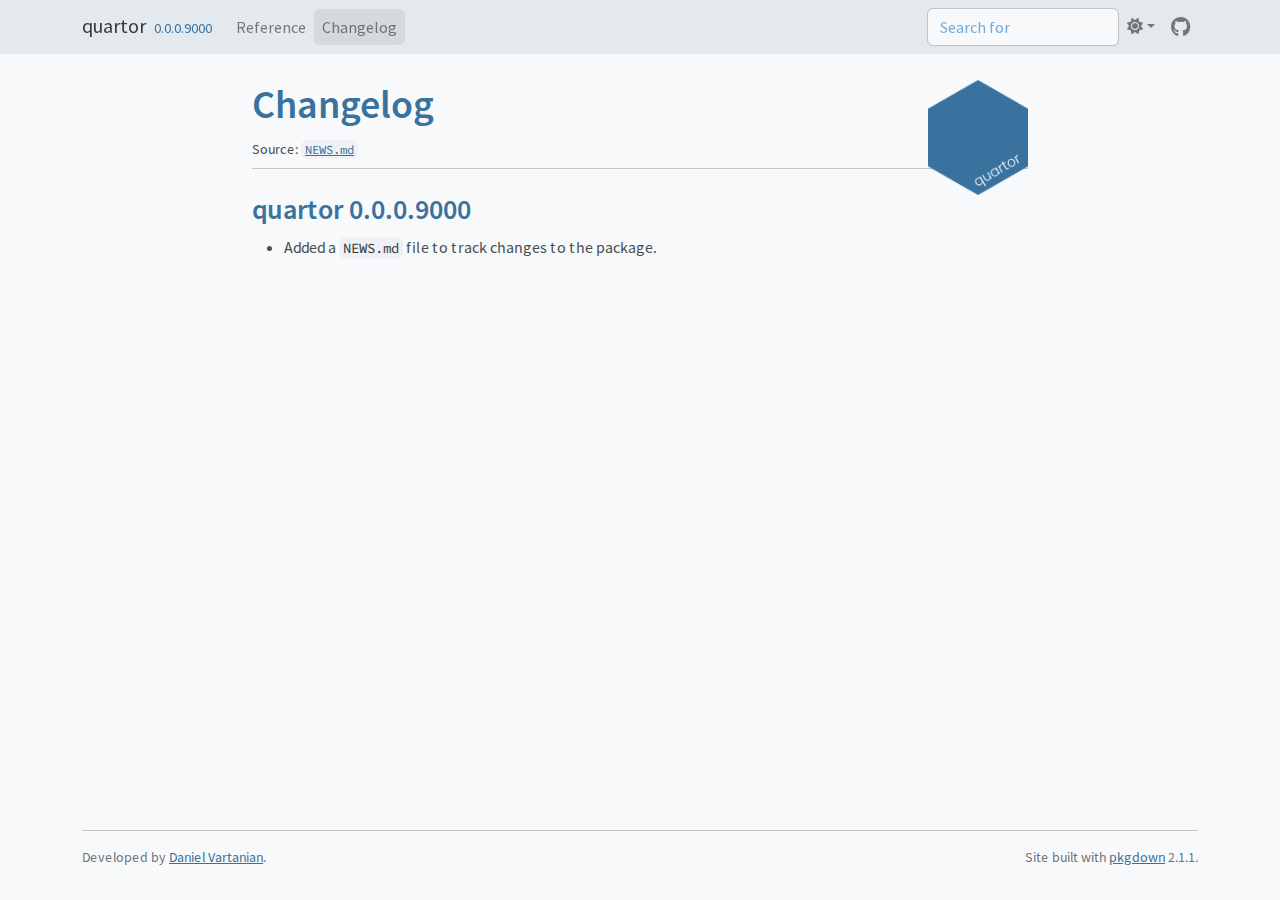
<file: news/index.html>
<!DOCTYPE html>
<!-- Generated by pkgdown: do not edit by hand --><html lang="en"><head><meta http-equiv="Content-Type" content="text/html; charset=UTF-8"><meta charset="utf-8"><meta http-equiv="X-UA-Compatible" content="IE=edge"><meta name="viewport" content="width=device-width, initial-scale=1, shrink-to-fit=no"><title>Changelog • quartor</title><!-- favicons --><link rel="icon" type="image/png" sizes="16x16" href="../favicon-16x16.png"><link rel="icon" type="image/png" sizes="32x32" href="../favicon-32x32.png"><link rel="apple-touch-icon" type="image/png" sizes="180x180" href="../apple-touch-icon.png"><link rel="apple-touch-icon" type="image/png" sizes="120x120" href="../apple-touch-icon-120x120.png"><link rel="apple-touch-icon" type="image/png" sizes="76x76" href="../apple-touch-icon-76x76.png"><link rel="apple-touch-icon" type="image/png" sizes="60x60" href="../apple-touch-icon-60x60.png"><script src="../lightswitch.js"></script><script src="../deps/jquery-3.6.0/jquery-3.6.0.min.js"></script><meta name="viewport" content="width=device-width, initial-scale=1, shrink-to-fit=no"><link href="../deps/bootstrap-5.3.1/bootstrap.min.css" rel="stylesheet"><script src="../deps/bootstrap-5.3.1/bootstrap.bundle.min.js"></script><link href="../deps/Poppins-0.4.9/font.css" rel="stylesheet"><link href="../deps/Source_Sans_Pro-0.4.9/font.css" rel="stylesheet"><link href="../deps/Source_Code_Pro-0.4.9/font.css" rel="stylesheet"><link href="../deps/font-awesome-6.5.2/css/all.min.css" rel="stylesheet"><link href="../deps/font-awesome-6.5.2/css/v4-shims.min.css" rel="stylesheet"><script src="../deps/headroom-0.11.0/headroom.min.js"></script><script src="../deps/headroom-0.11.0/jQuery.headroom.min.js"></script><script src="../deps/bootstrap-toc-1.0.1/bootstrap-toc.min.js"></script><script src="../deps/clipboard.js-2.0.11/clipboard.min.js"></script><script src="../deps/search-1.0.0/autocomplete.jquery.min.js"></script><script src="../deps/search-1.0.0/fuse.min.js"></script><script src="../deps/search-1.0.0/mark.min.js"></script><script src="../deps/MathJax-3.2.2/tex-chtml.min.js"></script><!-- pkgdown --><script src="../pkgdown.js"></script><meta property="og:title" content="Changelog"><meta property="og:image" content="https://danielvartan.github.io/quartor/reference/figures/og-image.png"><meta property="og:image:alt" content="{quartor}"></head><body>
    <a href="#main" class="visually-hidden-focusable">Skip to contents</a>


    <nav class="navbar navbar-expand-lg fixed-top " aria-label="Site navigation"><div class="container">

    <a class="navbar-brand me-2" href="../index.html">quartor</a>

    <small class="nav-text text-warning me-auto" data-bs-toggle="tooltip" data-bs-placement="bottom" title="Unreleased version">0.0.0.9000</small>


    <button class="navbar-toggler" type="button" data-bs-toggle="collapse" data-bs-target="#navbar" aria-controls="navbar" aria-expanded="false" aria-label="Toggle navigation">
      <span class="navbar-toggler-icon"></span>
    </button>

    <div id="navbar" class="collapse navbar-collapse ms-3">
      <ul class="navbar-nav me-auto"><li class="nav-item"><a class="nav-link" href="../reference/index.html">Reference</a></li>
<li class="active nav-item"><a class="nav-link" href="../news/index.html">Changelog</a></li>
      </ul><ul class="navbar-nav"><li class="nav-item"><form class="form-inline" role="search">
 <input class="form-control" type="search" name="search-input" id="search-input" autocomplete="off" aria-label="Search site" placeholder="Search for" data-search-index="../search.json"></form></li>
<li class="nav-item dropdown">
  <button class="nav-link dropdown-toggle" type="button" id="dropdown-lightswitch" data-bs-toggle="dropdown" aria-expanded="false" aria-haspopup="true" aria-label="Light switch"><span class="fa fa-sun"></span></button>
  <ul class="dropdown-menu dropdown-menu-end" aria-labelledby="dropdown-lightswitch"><li><button class="dropdown-item" data-bs-theme-value="light"><span class="fa fa-sun"></span> Light</button></li>
    <li><button class="dropdown-item" data-bs-theme-value="dark"><span class="fa fa-moon"></span> Dark</button></li>
    <li><button class="dropdown-item" data-bs-theme-value="auto"><span class="fa fa-adjust"></span> Auto</button></li>
  </ul></li>
<li class="nav-item"><a class="external-link nav-link" href="https://github.com/danielvartan/quartor/" aria-label="GitHub"><span class="fa fab fa-github fa-lg"></span></a></li>
      </ul></div>


  </div>
</nav><div class="container template-news">
<div class="row">
  <main id="main" class="col-md-9"><div class="page-header">
      <img src="../logo.png" class="logo" alt=""><h1>Changelog</h1>
      <small>Source: <a href="https://github.com/danielvartan/quartor/blob/main/NEWS.md" class="external-link"><code>NEWS.md</code></a></small>
    </div>

    <div class="section level2">
<h2 class="pkg-version" data-toc-text="0.0.0.9000" id="quartor-0009000">quartor 0.0.0.9000<a class="anchor" aria-label="anchor" href="#quartor-0009000"></a></h2>
<ul><li>Added a <code>NEWS.md</code> file to track changes to the package.</li>
</ul></div>
  </main></div>


    <footer><div class="pkgdown-footer-left">
  <p>Developed by <a href="https://github.com/danielvartan/" class="external-link">Daniel Vartanian</a>.</p>
</div>

<div class="pkgdown-footer-right">
  <p>Site built with <a href="https://pkgdown.r-lib.org/" class="external-link">pkgdown</a> 2.1.1.</p>
</div>

    </footer></div>





  </body></html>
</file>
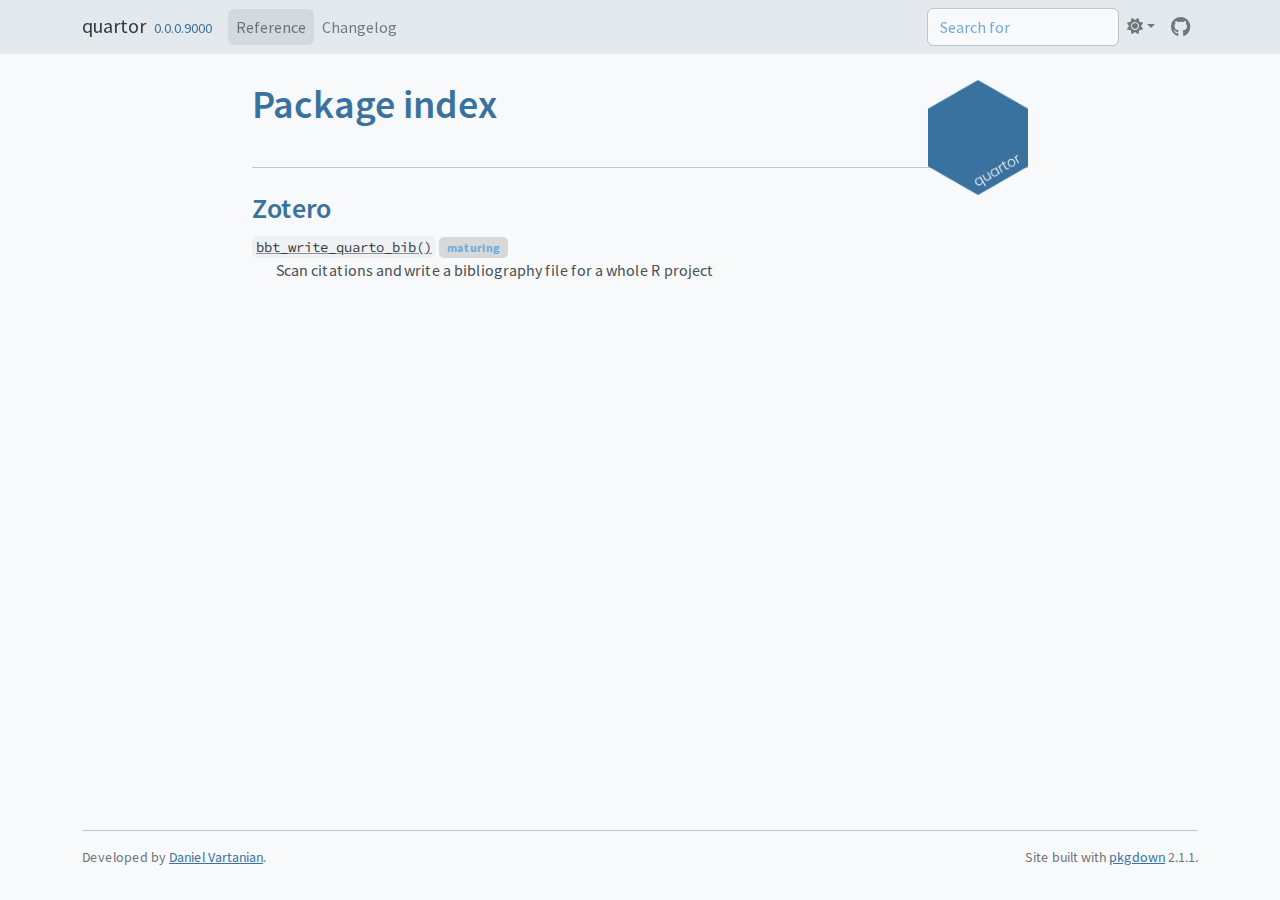
<file: reference/index.html>
<!DOCTYPE html>
<!-- Generated by pkgdown: do not edit by hand --><html lang="en"><head><meta http-equiv="Content-Type" content="text/html; charset=UTF-8"><meta charset="utf-8"><meta http-equiv="X-UA-Compatible" content="IE=edge"><meta name="viewport" content="width=device-width, initial-scale=1, shrink-to-fit=no"><title>Package index • quartor</title><!-- favicons --><link rel="icon" type="image/png" sizes="16x16" href="../favicon-16x16.png"><link rel="icon" type="image/png" sizes="32x32" href="../favicon-32x32.png"><link rel="apple-touch-icon" type="image/png" sizes="180x180" href="../apple-touch-icon.png"><link rel="apple-touch-icon" type="image/png" sizes="120x120" href="../apple-touch-icon-120x120.png"><link rel="apple-touch-icon" type="image/png" sizes="76x76" href="../apple-touch-icon-76x76.png"><link rel="apple-touch-icon" type="image/png" sizes="60x60" href="../apple-touch-icon-60x60.png"><script src="../lightswitch.js"></script><script src="../deps/jquery-3.6.0/jquery-3.6.0.min.js"></script><meta name="viewport" content="width=device-width, initial-scale=1, shrink-to-fit=no"><link href="../deps/bootstrap-5.3.1/bootstrap.min.css" rel="stylesheet"><script src="../deps/bootstrap-5.3.1/bootstrap.bundle.min.js"></script><link href="../deps/Poppins-0.4.9/font.css" rel="stylesheet"><link href="../deps/Source_Sans_Pro-0.4.9/font.css" rel="stylesheet"><link href="../deps/Source_Code_Pro-0.4.9/font.css" rel="stylesheet"><link href="../deps/font-awesome-6.5.2/css/all.min.css" rel="stylesheet"><link href="../deps/font-awesome-6.5.2/css/v4-shims.min.css" rel="stylesheet"><script src="../deps/headroom-0.11.0/headroom.min.js"></script><script src="../deps/headroom-0.11.0/jQuery.headroom.min.js"></script><script src="../deps/bootstrap-toc-1.0.1/bootstrap-toc.min.js"></script><script src="../deps/clipboard.js-2.0.11/clipboard.min.js"></script><script src="../deps/search-1.0.0/autocomplete.jquery.min.js"></script><script src="../deps/search-1.0.0/fuse.min.js"></script><script src="../deps/search-1.0.0/mark.min.js"></script><script src="../deps/MathJax-3.2.2/tex-chtml.min.js"></script><!-- pkgdown --><script src="../pkgdown.js"></script><meta property="og:title" content="Package index"><meta property="og:image" content="https://danielvartan.github.io/quartor/reference/figures/og-image.png"><meta property="og:image:alt" content="{quartor}"></head><body>
    <a href="#main" class="visually-hidden-focusable">Skip to contents</a>


    <nav class="navbar navbar-expand-lg fixed-top " aria-label="Site navigation"><div class="container">

    <a class="navbar-brand me-2" href="../index.html">quartor</a>

    <small class="nav-text text-warning me-auto" data-bs-toggle="tooltip" data-bs-placement="bottom" title="Unreleased version">0.0.0.9000</small>


    <button class="navbar-toggler" type="button" data-bs-toggle="collapse" data-bs-target="#navbar" aria-controls="navbar" aria-expanded="false" aria-label="Toggle navigation">
      <span class="navbar-toggler-icon"></span>
    </button>

    <div id="navbar" class="collapse navbar-collapse ms-3">
      <ul class="navbar-nav me-auto"><li class="active nav-item"><a class="nav-link" href="../reference/index.html">Reference</a></li>
<li class="nav-item"><a class="nav-link" href="../news/index.html">Changelog</a></li>
      </ul><ul class="navbar-nav"><li class="nav-item"><form class="form-inline" role="search">
 <input class="form-control" type="search" name="search-input" id="search-input" autocomplete="off" aria-label="Search site" placeholder="Search for" data-search-index="../search.json"></form></li>
<li class="nav-item dropdown">
  <button class="nav-link dropdown-toggle" type="button" id="dropdown-lightswitch" data-bs-toggle="dropdown" aria-expanded="false" aria-haspopup="true" aria-label="Light switch"><span class="fa fa-sun"></span></button>
  <ul class="dropdown-menu dropdown-menu-end" aria-labelledby="dropdown-lightswitch"><li><button class="dropdown-item" data-bs-theme-value="light"><span class="fa fa-sun"></span> Light</button></li>
    <li><button class="dropdown-item" data-bs-theme-value="dark"><span class="fa fa-moon"></span> Dark</button></li>
    <li><button class="dropdown-item" data-bs-theme-value="auto"><span class="fa fa-adjust"></span> Auto</button></li>
  </ul></li>
<li class="nav-item"><a class="external-link nav-link" href="https://github.com/danielvartan/quartor/" aria-label="GitHub"><span class="fa fab fa-github fa-lg"></span></a></li>
      </ul></div>


  </div>
</nav><div class="container template-reference-index">
<div class="row">
  <main id="main" class="col-md-9"><div class="page-header">
      <img src="../logo.png" class="logo" alt=""><h1>Package index</h1>
    </div>

    <div class="section level2">
      <h2 id="zotero">Zotero<a class="anchor" aria-label="anchor" href="#zotero"></a></h2>




    </div><div class="section level2">




      <dl><dt>

          <code><a href="bbt_write_quarto_bib.html">bbt_write_quarto_bib()</a></code>
          <span class="badge lifecycle lifecycle-maturing">maturing</span>
        </dt>
        <dd>Scan citations and write a bibliography file for a whole R project</dd>
      </dl></div>
  </main></div>


    <footer><div class="pkgdown-footer-left">
  <p>Developed by <a href="https://github.com/danielvartan/" class="external-link">Daniel Vartanian</a>.</p>
</div>

<div class="pkgdown-footer-right">
  <p>Site built with <a href="https://pkgdown.r-lib.org/" class="external-link">pkgdown</a> 2.1.1.</p>
</div>

    </footer></div>





  </body></html>
</file>
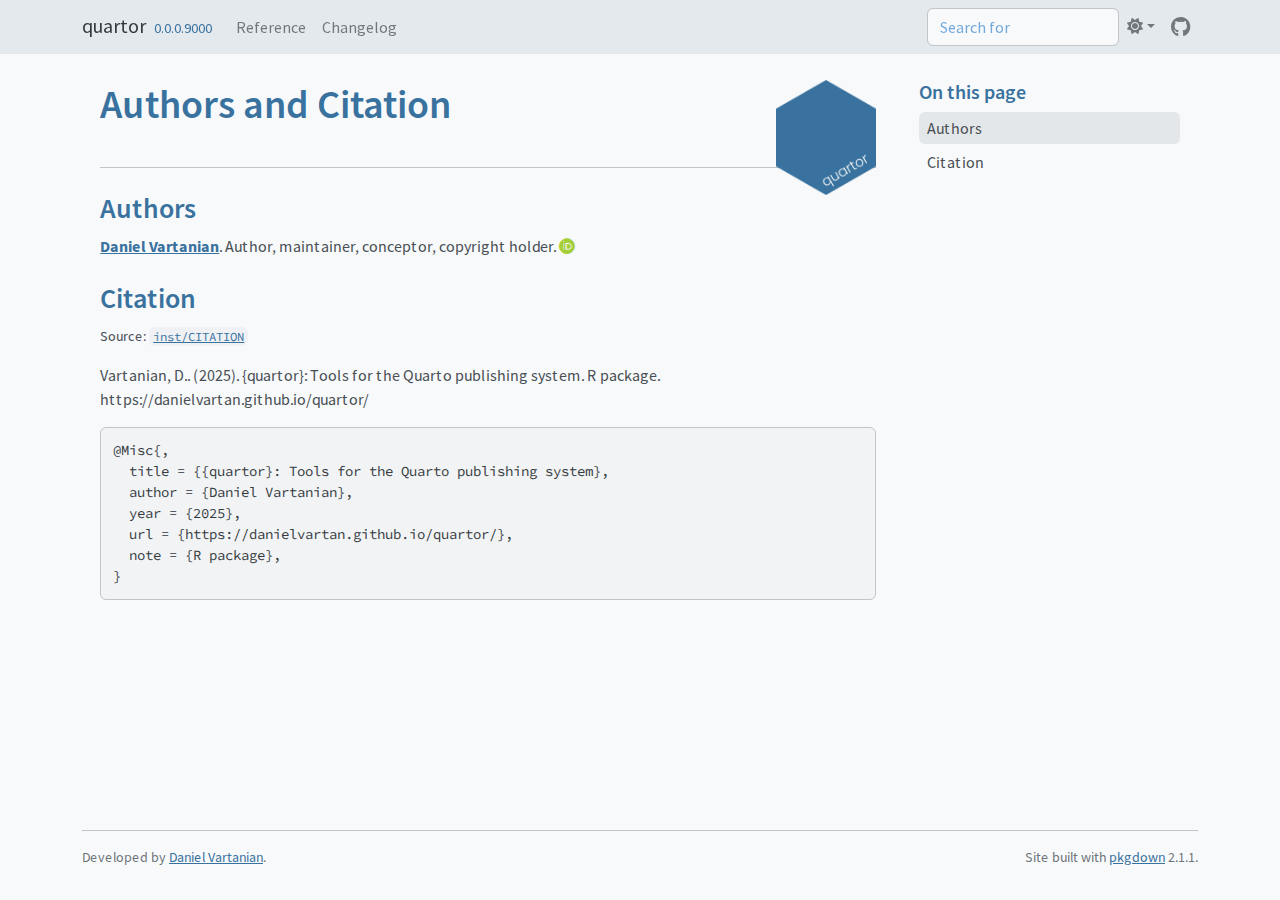
<file: authors.html>
<!DOCTYPE html>
<!-- Generated by pkgdown: do not edit by hand --><html lang="en"><head><meta http-equiv="Content-Type" content="text/html; charset=UTF-8"><meta charset="utf-8"><meta http-equiv="X-UA-Compatible" content="IE=edge"><meta name="viewport" content="width=device-width, initial-scale=1, shrink-to-fit=no"><title>Authors and Citation • quartor</title><!-- favicons --><link rel="icon" type="image/png" sizes="16x16" href="favicon-16x16.png"><link rel="icon" type="image/png" sizes="32x32" href="favicon-32x32.png"><link rel="apple-touch-icon" type="image/png" sizes="180x180" href="apple-touch-icon.png"><link rel="apple-touch-icon" type="image/png" sizes="120x120" href="apple-touch-icon-120x120.png"><link rel="apple-touch-icon" type="image/png" sizes="76x76" href="apple-touch-icon-76x76.png"><link rel="apple-touch-icon" type="image/png" sizes="60x60" href="apple-touch-icon-60x60.png"><script src="lightswitch.js"></script><script src="deps/jquery-3.6.0/jquery-3.6.0.min.js"></script><meta name="viewport" content="width=device-width, initial-scale=1, shrink-to-fit=no"><link href="deps/bootstrap-5.3.1/bootstrap.min.css" rel="stylesheet"><script src="deps/bootstrap-5.3.1/bootstrap.bundle.min.js"></script><link href="deps/Poppins-0.4.9/font.css" rel="stylesheet"><link href="deps/Source_Sans_Pro-0.4.9/font.css" rel="stylesheet"><link href="deps/Source_Code_Pro-0.4.9/font.css" rel="stylesheet"><link href="deps/font-awesome-6.5.2/css/all.min.css" rel="stylesheet"><link href="deps/font-awesome-6.5.2/css/v4-shims.min.css" rel="stylesheet"><script src="deps/headroom-0.11.0/headroom.min.js"></script><script src="deps/headroom-0.11.0/jQuery.headroom.min.js"></script><script src="deps/bootstrap-toc-1.0.1/bootstrap-toc.min.js"></script><script src="deps/clipboard.js-2.0.11/clipboard.min.js"></script><script src="deps/search-1.0.0/autocomplete.jquery.min.js"></script><script src="deps/search-1.0.0/fuse.min.js"></script><script src="deps/search-1.0.0/mark.min.js"></script><script src="deps/MathJax-3.2.2/tex-chtml.min.js"></script><!-- pkgdown --><script src="pkgdown.js"></script><meta property="og:title" content="Authors and Citation"><meta property="og:image" content="https://danielvartan.github.io/quartor/reference/figures/og-image.png"><meta property="og:image:alt" content="{quartor}"></head><body>
    <a href="#main" class="visually-hidden-focusable">Skip to contents</a>


    <nav class="navbar navbar-expand-lg fixed-top " aria-label="Site navigation"><div class="container">

    <a class="navbar-brand me-2" href="index.html">quartor</a>

    <small class="nav-text text-warning me-auto" data-bs-toggle="tooltip" data-bs-placement="bottom" title="Unreleased version">0.0.0.9000</small>


    <button class="navbar-toggler" type="button" data-bs-toggle="collapse" data-bs-target="#navbar" aria-controls="navbar" aria-expanded="false" aria-label="Toggle navigation">
      <span class="navbar-toggler-icon"></span>
    </button>

    <div id="navbar" class="collapse navbar-collapse ms-3">
      <ul class="navbar-nav me-auto"><li class="nav-item"><a class="nav-link" href="reference/index.html">Reference</a></li>
<li class="nav-item"><a class="nav-link" href="news/index.html">Changelog</a></li>
      </ul><ul class="navbar-nav"><li class="nav-item"><form class="form-inline" role="search">
 <input class="form-control" type="search" name="search-input" id="search-input" autocomplete="off" aria-label="Search site" placeholder="Search for" data-search-index="search.json"></form></li>
<li class="nav-item dropdown">
  <button class="nav-link dropdown-toggle" type="button" id="dropdown-lightswitch" data-bs-toggle="dropdown" aria-expanded="false" aria-haspopup="true" aria-label="Light switch"><span class="fa fa-sun"></span></button>
  <ul class="dropdown-menu dropdown-menu-end" aria-labelledby="dropdown-lightswitch"><li><button class="dropdown-item" data-bs-theme-value="light"><span class="fa fa-sun"></span> Light</button></li>
    <li><button class="dropdown-item" data-bs-theme-value="dark"><span class="fa fa-moon"></span> Dark</button></li>
    <li><button class="dropdown-item" data-bs-theme-value="auto"><span class="fa fa-adjust"></span> Auto</button></li>
  </ul></li>
<li class="nav-item"><a class="external-link nav-link" href="https://github.com/danielvartan/quartor/" aria-label="GitHub"><span class="fa fab fa-github fa-lg"></span></a></li>
      </ul></div>


  </div>
</nav><div class="container template-citation-authors">
<div class="row">
  <main id="main" class="col-md-9"><div class="page-header">
      <img src="logo.png" class="logo" alt=""><h1>Authors and Citation</h1>
    </div>

    <div class="section level2">
      <h2>Authors</h2>

      <ul class="list-unstyled"><li>
          <p><strong><a href="https://github.com/danielvartan/" class="external-link">Daniel Vartanian</a></strong>. Author, maintainer, conceptor, copyright holder. <a href="https://orcid.org/0000-0001-7782-759X" target="orcid.widget" aria-label="ORCID" class="external-link"><span class="fab fa-orcid orcid" aria-hidden="true"></span></a>
          </p>
        </li>
      </ul></div>

    <div class="section level2">
      <h2 id="citation">Citation</h2>
      <p><small class="dont-index">Source: <a href="https://github.com/danielvartan/quartor/blob/main/inst/CITATION" class="external-link"><code>inst/CITATION</code></a></small></p>

      <p>Vartanian, D.. (2025). {quartor}: Tools for the Quarto publishing system. R package. https://danielvartan.github.io/quartor/</p>
      <pre>@Misc{,
  title = {{quartor}: Tools for the Quarto publishing system},
  author = {Daniel Vartanian},
  year = {2025},
  url = {https://danielvartan.github.io/quartor/},
  note = {R package},
}</pre>
    </div>

  </main><aside class="col-md-3"><nav id="toc" aria-label="Table of contents"><h2>On this page</h2>
    </nav></aside></div>


    <footer><div class="pkgdown-footer-left">
  <p>Developed by <a href="https://github.com/danielvartan/" class="external-link">Daniel Vartanian</a>.</p>
</div>

<div class="pkgdown-footer-right">
  <p>Site built with <a href="https://pkgdown.r-lib.org/" class="external-link">pkgdown</a> 2.1.1.</p>
</div>

    </footer></div>





  </body></html>
</file>
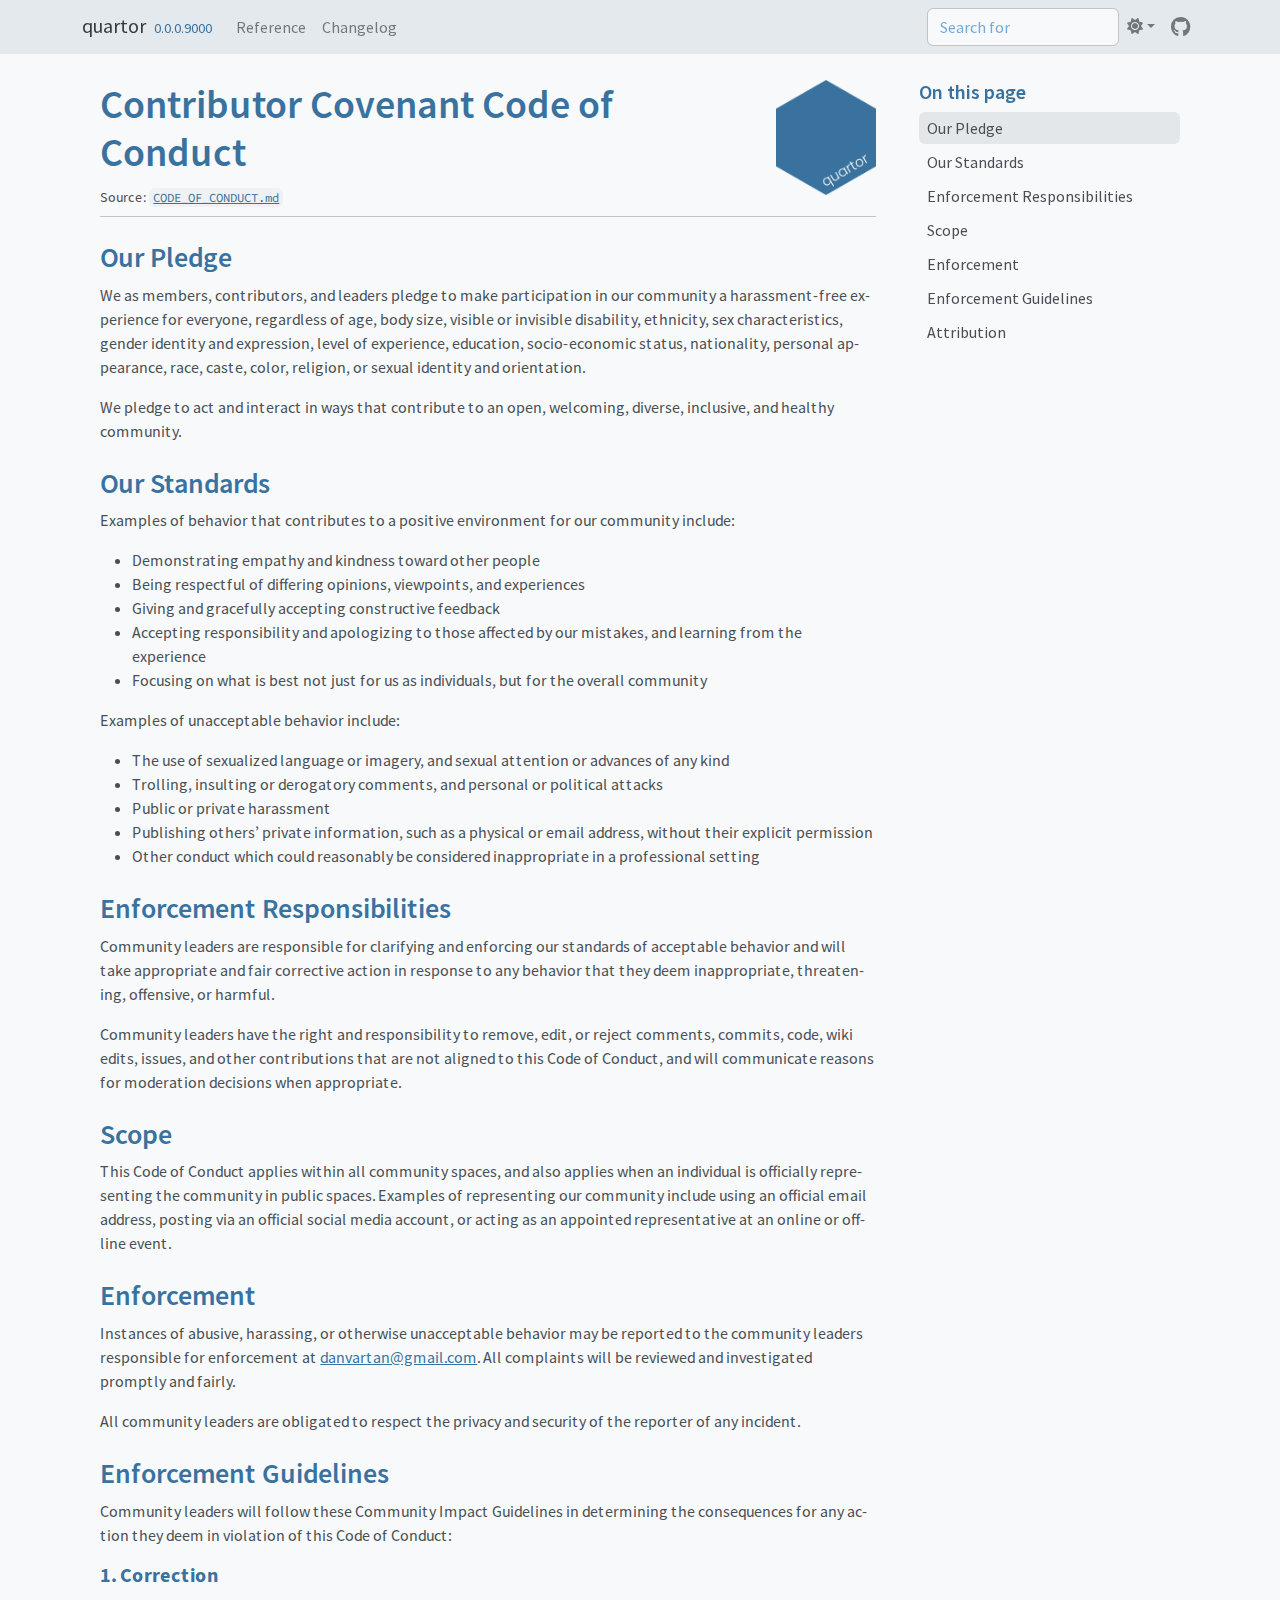
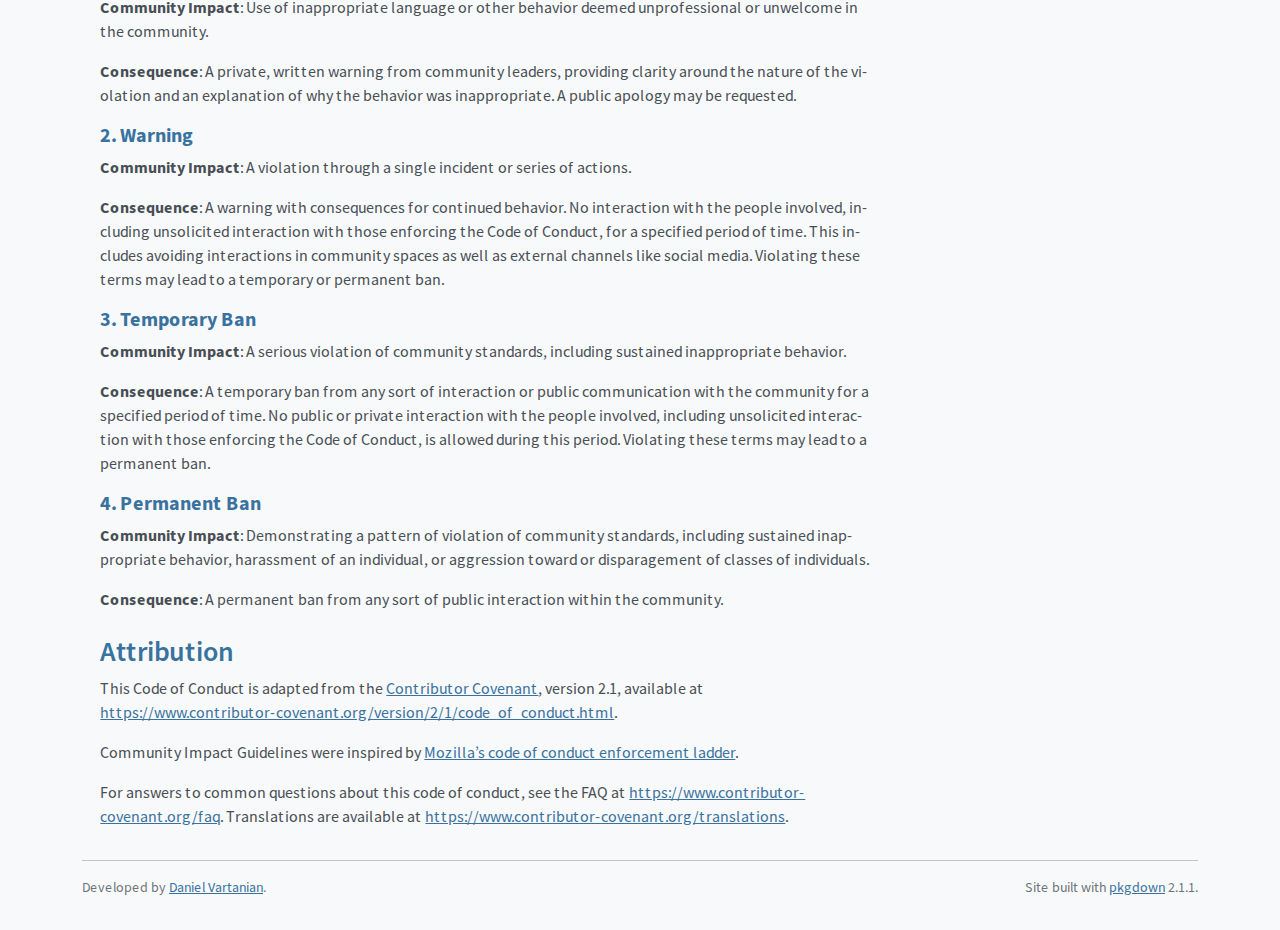
<file: CODE_OF_CONDUCT.html>
<!DOCTYPE html>
<!-- Generated by pkgdown: do not edit by hand --><html lang="en"><head><meta http-equiv="Content-Type" content="text/html; charset=UTF-8"><meta charset="utf-8"><meta http-equiv="X-UA-Compatible" content="IE=edge"><meta name="viewport" content="width=device-width, initial-scale=1, shrink-to-fit=no"><title>Contributor Covenant Code of Conduct • quartor</title><!-- favicons --><link rel="icon" type="image/png" sizes="16x16" href="favicon-16x16.png"><link rel="icon" type="image/png" sizes="32x32" href="favicon-32x32.png"><link rel="apple-touch-icon" type="image/png" sizes="180x180" href="apple-touch-icon.png"><link rel="apple-touch-icon" type="image/png" sizes="120x120" href="apple-touch-icon-120x120.png"><link rel="apple-touch-icon" type="image/png" sizes="76x76" href="apple-touch-icon-76x76.png"><link rel="apple-touch-icon" type="image/png" sizes="60x60" href="apple-touch-icon-60x60.png"><script src="lightswitch.js"></script><script src="deps/jquery-3.6.0/jquery-3.6.0.min.js"></script><meta name="viewport" content="width=device-width, initial-scale=1, shrink-to-fit=no"><link href="deps/bootstrap-5.3.1/bootstrap.min.css" rel="stylesheet"><script src="deps/bootstrap-5.3.1/bootstrap.bundle.min.js"></script><link href="deps/Poppins-0.4.9/font.css" rel="stylesheet"><link href="deps/Source_Sans_Pro-0.4.9/font.css" rel="stylesheet"><link href="deps/Source_Code_Pro-0.4.9/font.css" rel="stylesheet"><link href="deps/font-awesome-6.5.2/css/all.min.css" rel="stylesheet"><link href="deps/font-awesome-6.5.2/css/v4-shims.min.css" rel="stylesheet"><script src="deps/headroom-0.11.0/headroom.min.js"></script><script src="deps/headroom-0.11.0/jQuery.headroom.min.js"></script><script src="deps/bootstrap-toc-1.0.1/bootstrap-toc.min.js"></script><script src="deps/clipboard.js-2.0.11/clipboard.min.js"></script><script src="deps/search-1.0.0/autocomplete.jquery.min.js"></script><script src="deps/search-1.0.0/fuse.min.js"></script><script src="deps/search-1.0.0/mark.min.js"></script><script src="deps/MathJax-3.2.2/tex-chtml.min.js"></script><!-- pkgdown --><script src="pkgdown.js"></script><meta property="og:title" content="Contributor Covenant Code of Conduct"><meta property="og:image" content="https://danielvartan.github.io/quartor/reference/figures/og-image.png"><meta property="og:image:alt" content="{quartor}"></head><body>
    <a href="#main" class="visually-hidden-focusable">Skip to contents</a>


    <nav class="navbar navbar-expand-lg fixed-top " aria-label="Site navigation"><div class="container">

    <a class="navbar-brand me-2" href="index.html">quartor</a>

    <small class="nav-text text-warning me-auto" data-bs-toggle="tooltip" data-bs-placement="bottom" title="Unreleased version">0.0.0.9000</small>


    <button class="navbar-toggler" type="button" data-bs-toggle="collapse" data-bs-target="#navbar" aria-controls="navbar" aria-expanded="false" aria-label="Toggle navigation">
      <span class="navbar-toggler-icon"></span>
    </button>

    <div id="navbar" class="collapse navbar-collapse ms-3">
      <ul class="navbar-nav me-auto"><li class="nav-item"><a class="nav-link" href="reference/index.html">Reference</a></li>
<li class="nav-item"><a class="nav-link" href="news/index.html">Changelog</a></li>
      </ul><ul class="navbar-nav"><li class="nav-item"><form class="form-inline" role="search">
 <input class="form-control" type="search" name="search-input" id="search-input" autocomplete="off" aria-label="Search site" placeholder="Search for" data-search-index="search.json"></form></li>
<li class="nav-item dropdown">
  <button class="nav-link dropdown-toggle" type="button" id="dropdown-lightswitch" data-bs-toggle="dropdown" aria-expanded="false" aria-haspopup="true" aria-label="Light switch"><span class="fa fa-sun"></span></button>
  <ul class="dropdown-menu dropdown-menu-end" aria-labelledby="dropdown-lightswitch"><li><button class="dropdown-item" data-bs-theme-value="light"><span class="fa fa-sun"></span> Light</button></li>
    <li><button class="dropdown-item" data-bs-theme-value="dark"><span class="fa fa-moon"></span> Dark</button></li>
    <li><button class="dropdown-item" data-bs-theme-value="auto"><span class="fa fa-adjust"></span> Auto</button></li>
  </ul></li>
<li class="nav-item"><a class="external-link nav-link" href="https://github.com/danielvartan/quartor/" aria-label="GitHub"><span class="fa fab fa-github fa-lg"></span></a></li>
      </ul></div>


  </div>
</nav><div class="container template-title-body">
<div class="row">
  <main id="main" class="col-md-9"><div class="page-header">
      <img src="logo.png" class="logo" alt=""><h1>Contributor Covenant Code of Conduct</h1>
      <small class="dont-index">Source: <a href="https://github.com/danielvartan/quartor/blob/main/CODE_OF_CONDUCT.md" class="external-link"><code>CODE_OF_CONDUCT.md</code></a></small>
    </div>

<div id="contributor-covenant-code-of-conduct" class="section level1">

<div class="section level2">
<h2 id="our-pledge">Our Pledge<a class="anchor" aria-label="anchor" href="#our-pledge"></a></h2>
<p>We as members, contributors, and leaders pledge to make participation in our community a harassment-free experience for everyone, regardless of age, body size, visible or invisible disability, ethnicity, sex characteristics, gender identity and expression, level of experience, education, socio-economic status, nationality, personal appearance, race, caste, color, religion, or sexual identity and orientation.</p>
<p>We pledge to act and interact in ways that contribute to an open, welcoming, diverse, inclusive, and healthy community.</p>
</div>
<div class="section level2">
<h2 id="our-standards">Our Standards<a class="anchor" aria-label="anchor" href="#our-standards"></a></h2>
<p>Examples of behavior that contributes to a positive environment for our community include:</p>
<ul><li>Demonstrating empathy and kindness toward other people</li>
<li>Being respectful of differing opinions, viewpoints, and experiences</li>
<li>Giving and gracefully accepting constructive feedback</li>
<li>Accepting responsibility and apologizing to those affected by our mistakes, and learning from the experience</li>
<li>Focusing on what is best not just for us as individuals, but for the overall community</li>
</ul><p>Examples of unacceptable behavior include:</p>
<ul><li>The use of sexualized language or imagery, and sexual attention or advances of any kind</li>
<li>Trolling, insulting or derogatory comments, and personal or political attacks</li>
<li>Public or private harassment</li>
<li>Publishing others’ private information, such as a physical or email address, without their explicit permission</li>
<li>Other conduct which could reasonably be considered inappropriate in a professional setting</li>
</ul></div>
<div class="section level2">
<h2 id="enforcement-responsibilities">Enforcement Responsibilities<a class="anchor" aria-label="anchor" href="#enforcement-responsibilities"></a></h2>
<p>Community leaders are responsible for clarifying and enforcing our standards of acceptable behavior and will take appropriate and fair corrective action in response to any behavior that they deem inappropriate, threatening, offensive, or harmful.</p>
<p>Community leaders have the right and responsibility to remove, edit, or reject comments, commits, code, wiki edits, issues, and other contributions that are not aligned to this Code of Conduct, and will communicate reasons for moderation decisions when appropriate.</p>
</div>
<div class="section level2">
<h2 id="scope">Scope<a class="anchor" aria-label="anchor" href="#scope"></a></h2>
<p>This Code of Conduct applies within all community spaces, and also applies when an individual is officially representing the community in public spaces. Examples of representing our community include using an official email address, posting via an official social media account, or acting as an appointed representative at an online or offline event.</p>
</div>
<div class="section level2">
<h2 id="enforcement">Enforcement<a class="anchor" aria-label="anchor" href="#enforcement"></a></h2>
<p>Instances of abusive, harassing, or otherwise unacceptable behavior may be reported to the community leaders responsible for enforcement at <a href="mailto:danvartan@gmail.com">danvartan@gmail.com</a>. All complaints will be reviewed and investigated promptly and fairly.</p>
<p>All community leaders are obligated to respect the privacy and security of the reporter of any incident.</p>
</div>
<div class="section level2">
<h2 id="enforcement-guidelines">Enforcement Guidelines<a class="anchor" aria-label="anchor" href="#enforcement-guidelines"></a></h2>
<p>Community leaders will follow these Community Impact Guidelines in determining the consequences for any action they deem in violation of this Code of Conduct:</p>
<div class="section level3">
<h3 id="id_1-correction">1. Correction<a class="anchor" aria-label="anchor" href="#id_1-correction"></a></h3>
<p><strong>Community Impact</strong>: Use of inappropriate language or other behavior deemed unprofessional or unwelcome in the community.</p>
<p><strong>Consequence</strong>: A private, written warning from community leaders, providing clarity around the nature of the violation and an explanation of why the behavior was inappropriate. A public apology may be requested.</p>
</div>
<div class="section level3">
<h3 id="id_2-warning">2. Warning<a class="anchor" aria-label="anchor" href="#id_2-warning"></a></h3>
<p><strong>Community Impact</strong>: A violation through a single incident or series of actions.</p>
<p><strong>Consequence</strong>: A warning with consequences for continued behavior. No interaction with the people involved, including unsolicited interaction with those enforcing the Code of Conduct, for a specified period of time. This includes avoiding interactions in community spaces as well as external channels like social media. Violating these terms may lead to a temporary or permanent ban.</p>
</div>
<div class="section level3">
<h3 id="id_3-temporary-ban">3. Temporary Ban<a class="anchor" aria-label="anchor" href="#id_3-temporary-ban"></a></h3>
<p><strong>Community Impact</strong>: A serious violation of community standards, including sustained inappropriate behavior.</p>
<p><strong>Consequence</strong>: A temporary ban from any sort of interaction or public communication with the community for a specified period of time. No public or private interaction with the people involved, including unsolicited interaction with those enforcing the Code of Conduct, is allowed during this period. Violating these terms may lead to a permanent ban.</p>
</div>
<div class="section level3">
<h3 id="id_4-permanent-ban">4. Permanent Ban<a class="anchor" aria-label="anchor" href="#id_4-permanent-ban"></a></h3>
<p><strong>Community Impact</strong>: Demonstrating a pattern of violation of community standards, including sustained inappropriate behavior, harassment of an individual, or aggression toward or disparagement of classes of individuals.</p>
<p><strong>Consequence</strong>: A permanent ban from any sort of public interaction within the community.</p>
</div>
</div>
<div class="section level2">
<h2 id="attribution">Attribution<a class="anchor" aria-label="anchor" href="#attribution"></a></h2>
<p>This Code of Conduct is adapted from the <a href="https://www.contributor-covenant.org" class="external-link">Contributor Covenant</a>, version 2.1, available at <a href="https://www.contributor-covenant.org/version/2/1/code_of_conduct.html" class="external-link">https://www.contributor-covenant.org/version/2/1/code_of_conduct.html</a>.</p>
<p>Community Impact Guidelines were inspired by <a href="https://github.com/mozilla/diversity" class="external-link">Mozilla’s code of conduct enforcement ladder</a>.</p>
<p>For answers to common questions about this code of conduct, see the FAQ at <a href="https://www.contributor-covenant.org/faq" class="external-link">https://www.contributor-covenant.org/faq</a>. Translations are available at <a href="https://www.contributor-covenant.org/translations" class="external-link">https://www.contributor-covenant.org/translations</a>.</p>
</div>
</div>

  </main><aside class="col-md-3"><nav id="toc" aria-label="Table of contents"><h2>On this page</h2>
    </nav></aside></div>


    <footer><div class="pkgdown-footer-left">
  <p>Developed by <a href="https://github.com/danielvartan/" class="external-link">Daniel Vartanian</a>.</p>
</div>

<div class="pkgdown-footer-right">
  <p>Site built with <a href="https://pkgdown.r-lib.org/" class="external-link">pkgdown</a> 2.1.1.</p>
</div>

    </footer></div>





  </body></html>
</file>
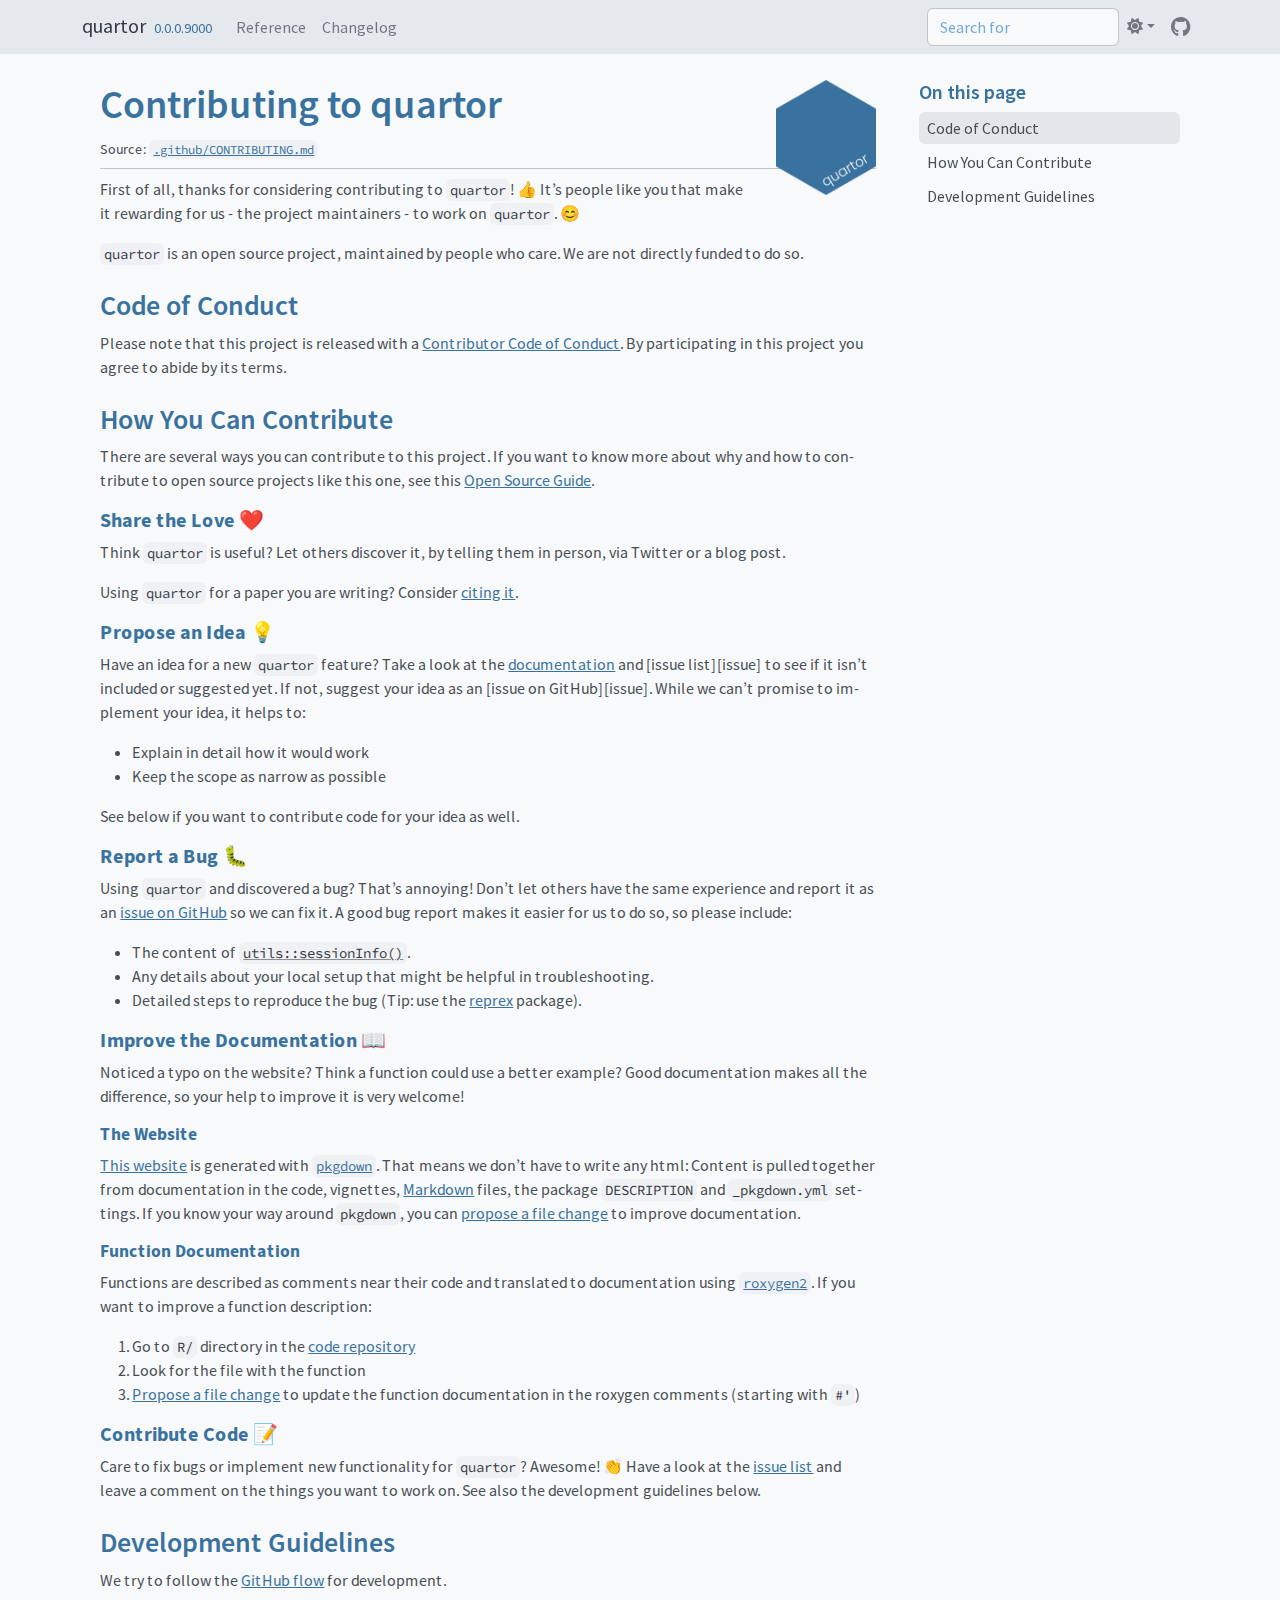
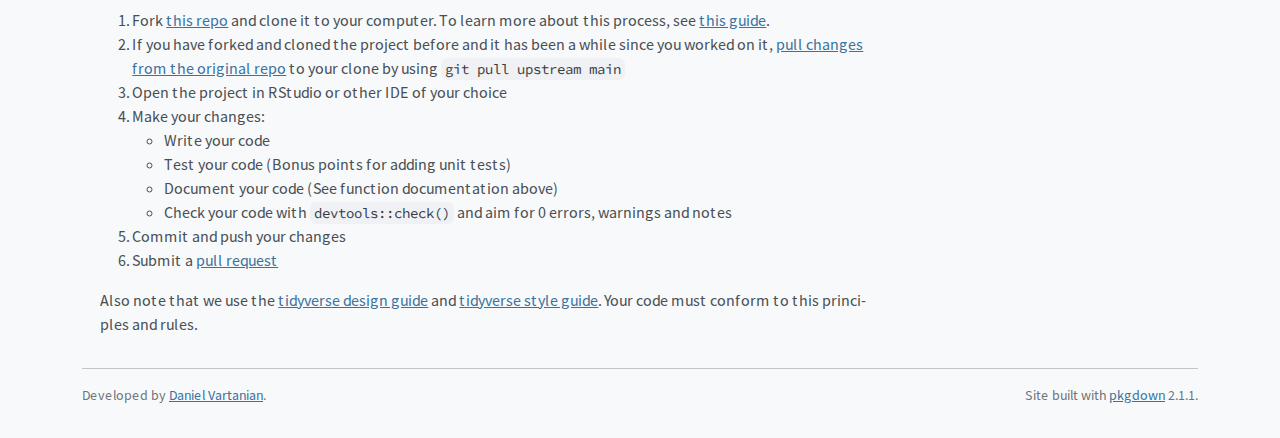
<file: CONTRIBUTING.html>
<!DOCTYPE html>
<!-- Generated by pkgdown: do not edit by hand --><html lang="en"><head><meta http-equiv="Content-Type" content="text/html; charset=UTF-8"><meta charset="utf-8"><meta http-equiv="X-UA-Compatible" content="IE=edge"><meta name="viewport" content="width=device-width, initial-scale=1, shrink-to-fit=no"><title>Contributing to quartor • quartor</title><!-- favicons --><link rel="icon" type="image/png" sizes="16x16" href="favicon-16x16.png"><link rel="icon" type="image/png" sizes="32x32" href="favicon-32x32.png"><link rel="apple-touch-icon" type="image/png" sizes="180x180" href="apple-touch-icon.png"><link rel="apple-touch-icon" type="image/png" sizes="120x120" href="apple-touch-icon-120x120.png"><link rel="apple-touch-icon" type="image/png" sizes="76x76" href="apple-touch-icon-76x76.png"><link rel="apple-touch-icon" type="image/png" sizes="60x60" href="apple-touch-icon-60x60.png"><script src="lightswitch.js"></script><script src="deps/jquery-3.6.0/jquery-3.6.0.min.js"></script><meta name="viewport" content="width=device-width, initial-scale=1, shrink-to-fit=no"><link href="deps/bootstrap-5.3.1/bootstrap.min.css" rel="stylesheet"><script src="deps/bootstrap-5.3.1/bootstrap.bundle.min.js"></script><link href="deps/Poppins-0.4.9/font.css" rel="stylesheet"><link href="deps/Source_Sans_Pro-0.4.9/font.css" rel="stylesheet"><link href="deps/Source_Code_Pro-0.4.9/font.css" rel="stylesheet"><link href="deps/font-awesome-6.5.2/css/all.min.css" rel="stylesheet"><link href="deps/font-awesome-6.5.2/css/v4-shims.min.css" rel="stylesheet"><script src="deps/headroom-0.11.0/headroom.min.js"></script><script src="deps/headroom-0.11.0/jQuery.headroom.min.js"></script><script src="deps/bootstrap-toc-1.0.1/bootstrap-toc.min.js"></script><script src="deps/clipboard.js-2.0.11/clipboard.min.js"></script><script src="deps/search-1.0.0/autocomplete.jquery.min.js"></script><script src="deps/search-1.0.0/fuse.min.js"></script><script src="deps/search-1.0.0/mark.min.js"></script><script src="deps/MathJax-3.2.2/tex-chtml.min.js"></script><!-- pkgdown --><script src="pkgdown.js"></script><meta property="og:title" content="Contributing to quartor"><meta property="og:image" content="https://danielvartan.github.io/quartor/reference/figures/og-image.png"><meta property="og:image:alt" content="{quartor}"></head><body>
    <a href="#main" class="visually-hidden-focusable">Skip to contents</a>


    <nav class="navbar navbar-expand-lg fixed-top " aria-label="Site navigation"><div class="container">

    <a class="navbar-brand me-2" href="index.html">quartor</a>

    <small class="nav-text text-warning me-auto" data-bs-toggle="tooltip" data-bs-placement="bottom" title="Unreleased version">0.0.0.9000</small>


    <button class="navbar-toggler" type="button" data-bs-toggle="collapse" data-bs-target="#navbar" aria-controls="navbar" aria-expanded="false" aria-label="Toggle navigation">
      <span class="navbar-toggler-icon"></span>
    </button>

    <div id="navbar" class="collapse navbar-collapse ms-3">
      <ul class="navbar-nav me-auto"><li class="nav-item"><a class="nav-link" href="reference/index.html">Reference</a></li>
<li class="nav-item"><a class="nav-link" href="news/index.html">Changelog</a></li>
      </ul><ul class="navbar-nav"><li class="nav-item"><form class="form-inline" role="search">
 <input class="form-control" type="search" name="search-input" id="search-input" autocomplete="off" aria-label="Search site" placeholder="Search for" data-search-index="search.json"></form></li>
<li class="nav-item dropdown">
  <button class="nav-link dropdown-toggle" type="button" id="dropdown-lightswitch" data-bs-toggle="dropdown" aria-expanded="false" aria-haspopup="true" aria-label="Light switch"><span class="fa fa-sun"></span></button>
  <ul class="dropdown-menu dropdown-menu-end" aria-labelledby="dropdown-lightswitch"><li><button class="dropdown-item" data-bs-theme-value="light"><span class="fa fa-sun"></span> Light</button></li>
    <li><button class="dropdown-item" data-bs-theme-value="dark"><span class="fa fa-moon"></span> Dark</button></li>
    <li><button class="dropdown-item" data-bs-theme-value="auto"><span class="fa fa-adjust"></span> Auto</button></li>
  </ul></li>
<li class="nav-item"><a class="external-link nav-link" href="https://github.com/danielvartan/quartor/" aria-label="GitHub"><span class="fa fab fa-github fa-lg"></span></a></li>
      </ul></div>


  </div>
</nav><div class="container template-title-body">
<div class="row">
  <main id="main" class="col-md-9"><div class="page-header">
      <img src="logo.png" class="logo" alt=""><h1>Contributing to quartor</h1>
      <small class="dont-index">Source: <a href="https://github.com/danielvartan/quartor/blob/main/.github/CONTRIBUTING.md" class="external-link"><code>.github/CONTRIBUTING.md</code></a></small>
    </div>

<div id="contributing-to-quartor" class="section level1">

<!-- This CONTRIBUTING.md was adapted from https://gist.github.com/peterdesmet/e90a1b0dc17af6c12daf6e8b2f044e7c -->
<p>First of all, thanks for considering contributing to <code>quartor</code>! 👍 It’s people like you that make it rewarding for us - the project maintainers - to work on <code>quartor</code>. 😊</p>
<p><code>quartor</code> is an open source project, maintained by people who care. We are not directly funded to do so.</p>
<div class="section level2">
<h2 id="code-of-conduct">Code of Conduct<a class="anchor" aria-label="anchor" href="#code-of-conduct"></a></h2>
<p>Please note that this project is released with a <a href="CODE_OF_CONDUCT.html">Contributor Code of Conduct</a>. By participating in this project you agree to abide by its terms.</p>
</div>
<div class="section level2">
<h2 id="how-you-can-contribute">How You Can Contribute<a class="anchor" aria-label="anchor" href="#how-you-can-contribute"></a></h2>
<p>There are several ways you can contribute to this project. If you want to know more about why and how to contribute to open source projects like this one, see this <a href="https://opensource.guide/how-to-contribute/" class="external-link">Open Source Guide</a>.</p>
<div class="section level3">
<h3 id="share-the-love-️">Share the Love ❤️<a class="anchor" aria-label="anchor" href="#share-the-love-%EF%B8%8F"></a></h3>
<p>Think <code>quartor</code> is useful? Let others discover it, by telling them in person, via Twitter or a blog post.</p>
<p>Using <code>quartor</code> for a paper you are writing? Consider <a href="https://danielvartan.github.io/quartor/authors.html">citing it</a>.</p>
</div>
<div class="section level3">
<h3 id="propose-an-idea-">Propose an Idea 💡<a class="anchor" aria-label="anchor" href="#propose-an-idea-"></a></h3>
<p>Have an idea for a new <code>quartor</code> feature? Take a look at the <a href="https://danielvartan.github.io/quartor">documentation</a> and [issue list][issue] to see if it isn’t included or suggested yet. If not, suggest your idea as an [issue on GitHub][issue]. While we can’t promise to implement your idea, it helps to:</p>
<ul><li>Explain in detail how it would work</li>
<li>Keep the scope as narrow as possible</li>
</ul><p>See below if you want to contribute code for your idea as well.</p>
</div>
<div class="section level3">
<h3 id="report-a-bug-">Report a Bug 🐛<a class="anchor" aria-label="anchor" href="#report-a-bug-"></a></h3>
<p>Using <code>quartor</code> and discovered a bug? That’s annoying! Don’t let others have the same experience and report it as an <a href="https://github.com/danielvartan/quartor/issues/new" class="external-link">issue on GitHub</a> so we can fix it. A good bug report makes it easier for us to do so, so please include:</p>
<ul><li>The content of <code><a href="https://rdrr.io/r/utils/sessionInfo.html" class="external-link">utils::sessionInfo()</a></code>.</li>
<li>Any details about your local setup that might be helpful in troubleshooting.</li>
<li>Detailed steps to reproduce the bug (Tip: use the <a href="https://reprex.tidyverse.org/" class="external-link">reprex</a> package).</li>
</ul></div>
<div class="section level3">
<h3 id="improve-the-documentation-">Improve the Documentation 📖<a class="anchor" aria-label="anchor" href="#improve-the-documentation-"></a></h3>
<p>Noticed a typo on the website? Think a function could use a better example? Good documentation makes all the difference, so your help to improve it is very welcome!</p>
<div class="section level4">
<h4 id="the-website">The Website<a class="anchor" aria-label="anchor" href="#the-website"></a></h4>
<p><a href="https://danielvartan.github.io/quartor">This website</a> is generated with <a href="http://pkgdown.r-lib.org/" class="external-link"><code>pkgdown</code></a>. That means we don’t have to write any html: Content is pulled together from documentation in the code, vignettes, <a href="https://guides.github.com/features/mastering-markdown/" class="external-link">Markdown</a> files, the package <code>DESCRIPTION</code> and <code>_pkgdown.yml</code> settings. If you know your way around <code>pkgdown</code>, you can <a href="https://help.github.com/articles/editing-files-in-another-user-s-repository/" class="external-link">propose a file change</a> to improve documentation.</p>
</div>
<div class="section level4">
<h4 id="function-documentation">Function Documentation<a class="anchor" aria-label="anchor" href="#function-documentation"></a></h4>
<p>Functions are described as comments near their code and translated to documentation using <a href="https://klutometis.github.io/roxygen/" class="external-link"><code>roxygen2</code></a>. If you want to improve a function description:</p>
<ol style="list-style-type: decimal"><li>Go to <code>R/</code> directory in the <a href="https://github.com/danielvartan/quartor" class="external-link">code repository</a>
</li>
<li>Look for the file with the function</li>
<li>
<a href="https://help.github.com/articles/editing-files-in-another-user-s-repository/" class="external-link">Propose a file change</a> to update the function documentation in the roxygen comments (starting with <code>#'</code>)</li>
</ol></div>
</div>
<div class="section level3">
<h3 id="contribute-code-">Contribute Code 📝<a class="anchor" aria-label="anchor" href="#contribute-code-"></a></h3>
<p>Care to fix bugs or implement new functionality for <code>quartor</code>? Awesome! 👏 Have a look at the <a href="https://github.com/danielvartan/quartor/issues" class="external-link">issue list</a> and leave a comment on the things you want to work on. See also the development guidelines below.</p>
</div>
</div>
<div class="section level2">
<h2 id="development-guidelines">Development Guidelines<a class="anchor" aria-label="anchor" href="#development-guidelines"></a></h2>
<p>We try to follow the <a href="https://guides.github.com/introduction/flow/" class="external-link">GitHub flow</a> for development.</p>
<ol style="list-style-type: decimal"><li>Fork <a href="https://github.com/danielvartan/quartor" class="external-link">this repo</a> and clone it to your computer. To learn more about this process, see <a href="https://guides.github.com/activities/forking/" class="external-link">this guide</a>.</li>
<li>If you have forked and cloned the project before and it has been a while since you worked on it, <a href="https://help.github.com/articles/merging-an-upstream-repository-into-your-fork/" class="external-link">pull changes from the original repo</a> to your clone by using <code>git pull upstream main</code>
</li>
<li>Open the project in RStudio or other IDE of your choice</li>
<li>Make your changes:
<ul><li>Write your code</li>
<li>Test your code (Bonus points for adding unit tests)</li>
<li>Document your code (See function documentation above)</li>
<li>Check your code with <code>devtools::check()</code> and aim for 0 errors, warnings and notes</li>
</ul></li>
<li>Commit and push your changes</li>
<li>Submit a <a href="https://guides.github.com/activities/forking/#making-a-pull-request" class="external-link">pull request</a>
</li>
</ol><p>Also note that we use the <a href="https://principles.tidyverse.org/" class="external-link">tidyverse design guide</a> and <a href="https://style.tidyverse.org/" class="external-link">tidyverse style guide</a>. Your code must conform to this principles and rules.</p>
</div>
</div>

  </main><aside class="col-md-3"><nav id="toc" aria-label="Table of contents"><h2>On this page</h2>
    </nav></aside></div>


    <footer><div class="pkgdown-footer-left">
  <p>Developed by <a href="https://github.com/danielvartan/" class="external-link">Daniel Vartanian</a>.</p>
</div>

<div class="pkgdown-footer-right">
  <p>Site built with <a href="https://pkgdown.r-lib.org/" class="external-link">pkgdown</a> 2.1.1.</p>
</div>

    </footer></div>





  </body></html>
</file>
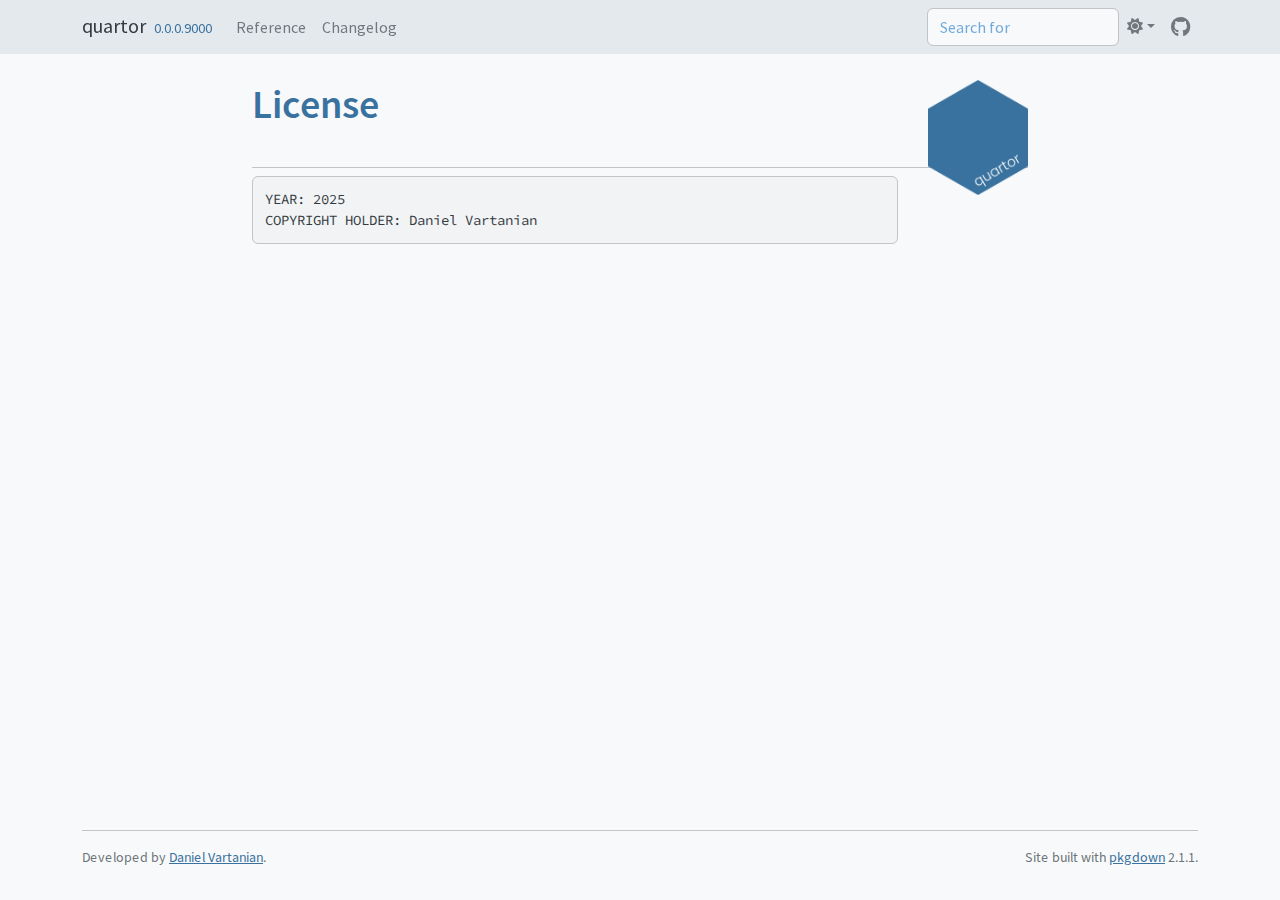
<file: LICENSE-text.html>
<!DOCTYPE html>
<!-- Generated by pkgdown: do not edit by hand --><html lang="en"><head><meta http-equiv="Content-Type" content="text/html; charset=UTF-8"><meta charset="utf-8"><meta http-equiv="X-UA-Compatible" content="IE=edge"><meta name="viewport" content="width=device-width, initial-scale=1, shrink-to-fit=no"><title>License • quartor</title><!-- favicons --><link rel="icon" type="image/png" sizes="16x16" href="favicon-16x16.png"><link rel="icon" type="image/png" sizes="32x32" href="favicon-32x32.png"><link rel="apple-touch-icon" type="image/png" sizes="180x180" href="apple-touch-icon.png"><link rel="apple-touch-icon" type="image/png" sizes="120x120" href="apple-touch-icon-120x120.png"><link rel="apple-touch-icon" type="image/png" sizes="76x76" href="apple-touch-icon-76x76.png"><link rel="apple-touch-icon" type="image/png" sizes="60x60" href="apple-touch-icon-60x60.png"><script src="lightswitch.js"></script><script src="deps/jquery-3.6.0/jquery-3.6.0.min.js"></script><meta name="viewport" content="width=device-width, initial-scale=1, shrink-to-fit=no"><link href="deps/bootstrap-5.3.1/bootstrap.min.css" rel="stylesheet"><script src="deps/bootstrap-5.3.1/bootstrap.bundle.min.js"></script><link href="deps/Poppins-0.4.9/font.css" rel="stylesheet"><link href="deps/Source_Sans_Pro-0.4.9/font.css" rel="stylesheet"><link href="deps/Source_Code_Pro-0.4.9/font.css" rel="stylesheet"><link href="deps/font-awesome-6.5.2/css/all.min.css" rel="stylesheet"><link href="deps/font-awesome-6.5.2/css/v4-shims.min.css" rel="stylesheet"><script src="deps/headroom-0.11.0/headroom.min.js"></script><script src="deps/headroom-0.11.0/jQuery.headroom.min.js"></script><script src="deps/bootstrap-toc-1.0.1/bootstrap-toc.min.js"></script><script src="deps/clipboard.js-2.0.11/clipboard.min.js"></script><script src="deps/search-1.0.0/autocomplete.jquery.min.js"></script><script src="deps/search-1.0.0/fuse.min.js"></script><script src="deps/search-1.0.0/mark.min.js"></script><script src="deps/MathJax-3.2.2/tex-chtml.min.js"></script><!-- pkgdown --><script src="pkgdown.js"></script><meta property="og:title" content="License"><meta property="og:image" content="https://danielvartan.github.io/quartor/reference/figures/og-image.png"><meta property="og:image:alt" content="{quartor}"></head><body>
    <a href="#main" class="visually-hidden-focusable">Skip to contents</a>


    <nav class="navbar navbar-expand-lg fixed-top " aria-label="Site navigation"><div class="container">

    <a class="navbar-brand me-2" href="index.html">quartor</a>

    <small class="nav-text text-warning me-auto" data-bs-toggle="tooltip" data-bs-placement="bottom" title="Unreleased version">0.0.0.9000</small>


    <button class="navbar-toggler" type="button" data-bs-toggle="collapse" data-bs-target="#navbar" aria-controls="navbar" aria-expanded="false" aria-label="Toggle navigation">
      <span class="navbar-toggler-icon"></span>
    </button>

    <div id="navbar" class="collapse navbar-collapse ms-3">
      <ul class="navbar-nav me-auto"><li class="nav-item"><a class="nav-link" href="reference/index.html">Reference</a></li>
<li class="nav-item"><a class="nav-link" href="news/index.html">Changelog</a></li>
      </ul><ul class="navbar-nav"><li class="nav-item"><form class="form-inline" role="search">
 <input class="form-control" type="search" name="search-input" id="search-input" autocomplete="off" aria-label="Search site" placeholder="Search for" data-search-index="search.json"></form></li>
<li class="nav-item dropdown">
  <button class="nav-link dropdown-toggle" type="button" id="dropdown-lightswitch" data-bs-toggle="dropdown" aria-expanded="false" aria-haspopup="true" aria-label="Light switch"><span class="fa fa-sun"></span></button>
  <ul class="dropdown-menu dropdown-menu-end" aria-labelledby="dropdown-lightswitch"><li><button class="dropdown-item" data-bs-theme-value="light"><span class="fa fa-sun"></span> Light</button></li>
    <li><button class="dropdown-item" data-bs-theme-value="dark"><span class="fa fa-moon"></span> Dark</button></li>
    <li><button class="dropdown-item" data-bs-theme-value="auto"><span class="fa fa-adjust"></span> Auto</button></li>
  </ul></li>
<li class="nav-item"><a class="external-link nav-link" href="https://github.com/danielvartan/quartor/" aria-label="GitHub"><span class="fa fab fa-github fa-lg"></span></a></li>
      </ul></div>


  </div>
</nav><div class="container template-title-body">
<div class="row">
  <main id="main" class="col-md-9"><div class="page-header">
      <img src="logo.png" class="logo" alt=""><h1>License</h1>

    </div>

<pre>YEAR: 2025
COPYRIGHT HOLDER: Daniel Vartanian
</pre>

  </main></div>


    <footer><div class="pkgdown-footer-left">
  <p>Developed by <a href="https://github.com/danielvartan/" class="external-link">Daniel Vartanian</a>.</p>
</div>

<div class="pkgdown-footer-right">
  <p>Site built with <a href="https://pkgdown.r-lib.org/" class="external-link">pkgdown</a> 2.1.1.</p>
</div>

    </footer></div>





  </body></html>
</file>
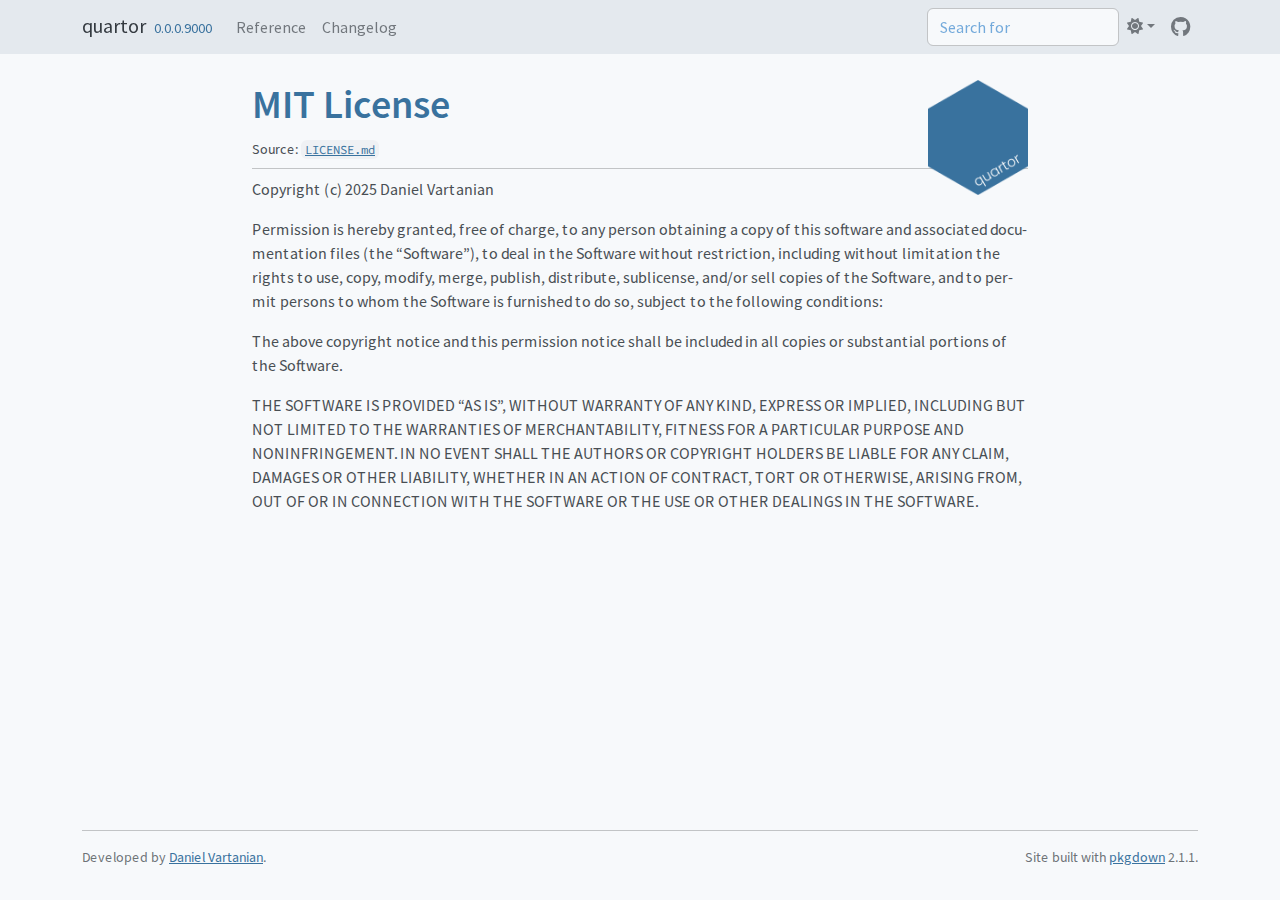
<file: LICENSE.html>
<!DOCTYPE html>
<!-- Generated by pkgdown: do not edit by hand --><html lang="en"><head><meta http-equiv="Content-Type" content="text/html; charset=UTF-8"><meta charset="utf-8"><meta http-equiv="X-UA-Compatible" content="IE=edge"><meta name="viewport" content="width=device-width, initial-scale=1, shrink-to-fit=no"><title>MIT License • quartor</title><!-- favicons --><link rel="icon" type="image/png" sizes="16x16" href="favicon-16x16.png"><link rel="icon" type="image/png" sizes="32x32" href="favicon-32x32.png"><link rel="apple-touch-icon" type="image/png" sizes="180x180" href="apple-touch-icon.png"><link rel="apple-touch-icon" type="image/png" sizes="120x120" href="apple-touch-icon-120x120.png"><link rel="apple-touch-icon" type="image/png" sizes="76x76" href="apple-touch-icon-76x76.png"><link rel="apple-touch-icon" type="image/png" sizes="60x60" href="apple-touch-icon-60x60.png"><script src="lightswitch.js"></script><script src="deps/jquery-3.6.0/jquery-3.6.0.min.js"></script><meta name="viewport" content="width=device-width, initial-scale=1, shrink-to-fit=no"><link href="deps/bootstrap-5.3.1/bootstrap.min.css" rel="stylesheet"><script src="deps/bootstrap-5.3.1/bootstrap.bundle.min.js"></script><link href="deps/Poppins-0.4.9/font.css" rel="stylesheet"><link href="deps/Source_Sans_Pro-0.4.9/font.css" rel="stylesheet"><link href="deps/Source_Code_Pro-0.4.9/font.css" rel="stylesheet"><link href="deps/font-awesome-6.5.2/css/all.min.css" rel="stylesheet"><link href="deps/font-awesome-6.5.2/css/v4-shims.min.css" rel="stylesheet"><script src="deps/headroom-0.11.0/headroom.min.js"></script><script src="deps/headroom-0.11.0/jQuery.headroom.min.js"></script><script src="deps/bootstrap-toc-1.0.1/bootstrap-toc.min.js"></script><script src="deps/clipboard.js-2.0.11/clipboard.min.js"></script><script src="deps/search-1.0.0/autocomplete.jquery.min.js"></script><script src="deps/search-1.0.0/fuse.min.js"></script><script src="deps/search-1.0.0/mark.min.js"></script><script src="deps/MathJax-3.2.2/tex-chtml.min.js"></script><!-- pkgdown --><script src="pkgdown.js"></script><meta property="og:title" content="MIT License"><meta property="og:image" content="https://danielvartan.github.io/quartor/reference/figures/og-image.png"><meta property="og:image:alt" content="{quartor}"></head><body>
    <a href="#main" class="visually-hidden-focusable">Skip to contents</a>


    <nav class="navbar navbar-expand-lg fixed-top " aria-label="Site navigation"><div class="container">

    <a class="navbar-brand me-2" href="index.html">quartor</a>

    <small class="nav-text text-warning me-auto" data-bs-toggle="tooltip" data-bs-placement="bottom" title="Unreleased version">0.0.0.9000</small>


    <button class="navbar-toggler" type="button" data-bs-toggle="collapse" data-bs-target="#navbar" aria-controls="navbar" aria-expanded="false" aria-label="Toggle navigation">
      <span class="navbar-toggler-icon"></span>
    </button>

    <div id="navbar" class="collapse navbar-collapse ms-3">
      <ul class="navbar-nav me-auto"><li class="nav-item"><a class="nav-link" href="reference/index.html">Reference</a></li>
<li class="nav-item"><a class="nav-link" href="news/index.html">Changelog</a></li>
      </ul><ul class="navbar-nav"><li class="nav-item"><form class="form-inline" role="search">
 <input class="form-control" type="search" name="search-input" id="search-input" autocomplete="off" aria-label="Search site" placeholder="Search for" data-search-index="search.json"></form></li>
<li class="nav-item dropdown">
  <button class="nav-link dropdown-toggle" type="button" id="dropdown-lightswitch" data-bs-toggle="dropdown" aria-expanded="false" aria-haspopup="true" aria-label="Light switch"><span class="fa fa-sun"></span></button>
  <ul class="dropdown-menu dropdown-menu-end" aria-labelledby="dropdown-lightswitch"><li><button class="dropdown-item" data-bs-theme-value="light"><span class="fa fa-sun"></span> Light</button></li>
    <li><button class="dropdown-item" data-bs-theme-value="dark"><span class="fa fa-moon"></span> Dark</button></li>
    <li><button class="dropdown-item" data-bs-theme-value="auto"><span class="fa fa-adjust"></span> Auto</button></li>
  </ul></li>
<li class="nav-item"><a class="external-link nav-link" href="https://github.com/danielvartan/quartor/" aria-label="GitHub"><span class="fa fab fa-github fa-lg"></span></a></li>
      </ul></div>


  </div>
</nav><div class="container template-title-body">
<div class="row">
  <main id="main" class="col-md-9"><div class="page-header">
      <img src="logo.png" class="logo" alt=""><h1>MIT License</h1>
      <small class="dont-index">Source: <a href="https://github.com/danielvartan/quartor/blob/main/LICENSE.md" class="external-link"><code>LICENSE.md</code></a></small>
    </div>

<div id="mit-license" class="section level1">

<p>Copyright (c) 2025 Daniel Vartanian</p>
<p>Permission is hereby granted, free of charge, to any person obtaining a copy of this software and associated documentation files (the “Software”), to deal in the Software without restriction, including without limitation the rights to use, copy, modify, merge, publish, distribute, sublicense, and/or sell copies of the Software, and to permit persons to whom the Software is furnished to do so, subject to the following conditions:</p>
<p>The above copyright notice and this permission notice shall be included in all copies or substantial portions of the Software.</p>
<p>THE SOFTWARE IS PROVIDED “AS IS”, WITHOUT WARRANTY OF ANY KIND, EXPRESS OR IMPLIED, INCLUDING BUT NOT LIMITED TO THE WARRANTIES OF MERCHANTABILITY, FITNESS FOR A PARTICULAR PURPOSE AND NONINFRINGEMENT. IN NO EVENT SHALL THE AUTHORS OR COPYRIGHT HOLDERS BE LIABLE FOR ANY CLAIM, DAMAGES OR OTHER LIABILITY, WHETHER IN AN ACTION OF CONTRACT, TORT OR OTHERWISE, ARISING FROM, OUT OF OR IN CONNECTION WITH THE SOFTWARE OR THE USE OR OTHER DEALINGS IN THE SOFTWARE.</p>
</div>

  </main></div>


    <footer><div class="pkgdown-footer-left">
  <p>Developed by <a href="https://github.com/danielvartan/" class="external-link">Daniel Vartanian</a>.</p>
</div>

<div class="pkgdown-footer-right">
  <p>Site built with <a href="https://pkgdown.r-lib.org/" class="external-link">pkgdown</a> 2.1.1.</p>
</div>

    </footer></div>





  </body></html>
</file>
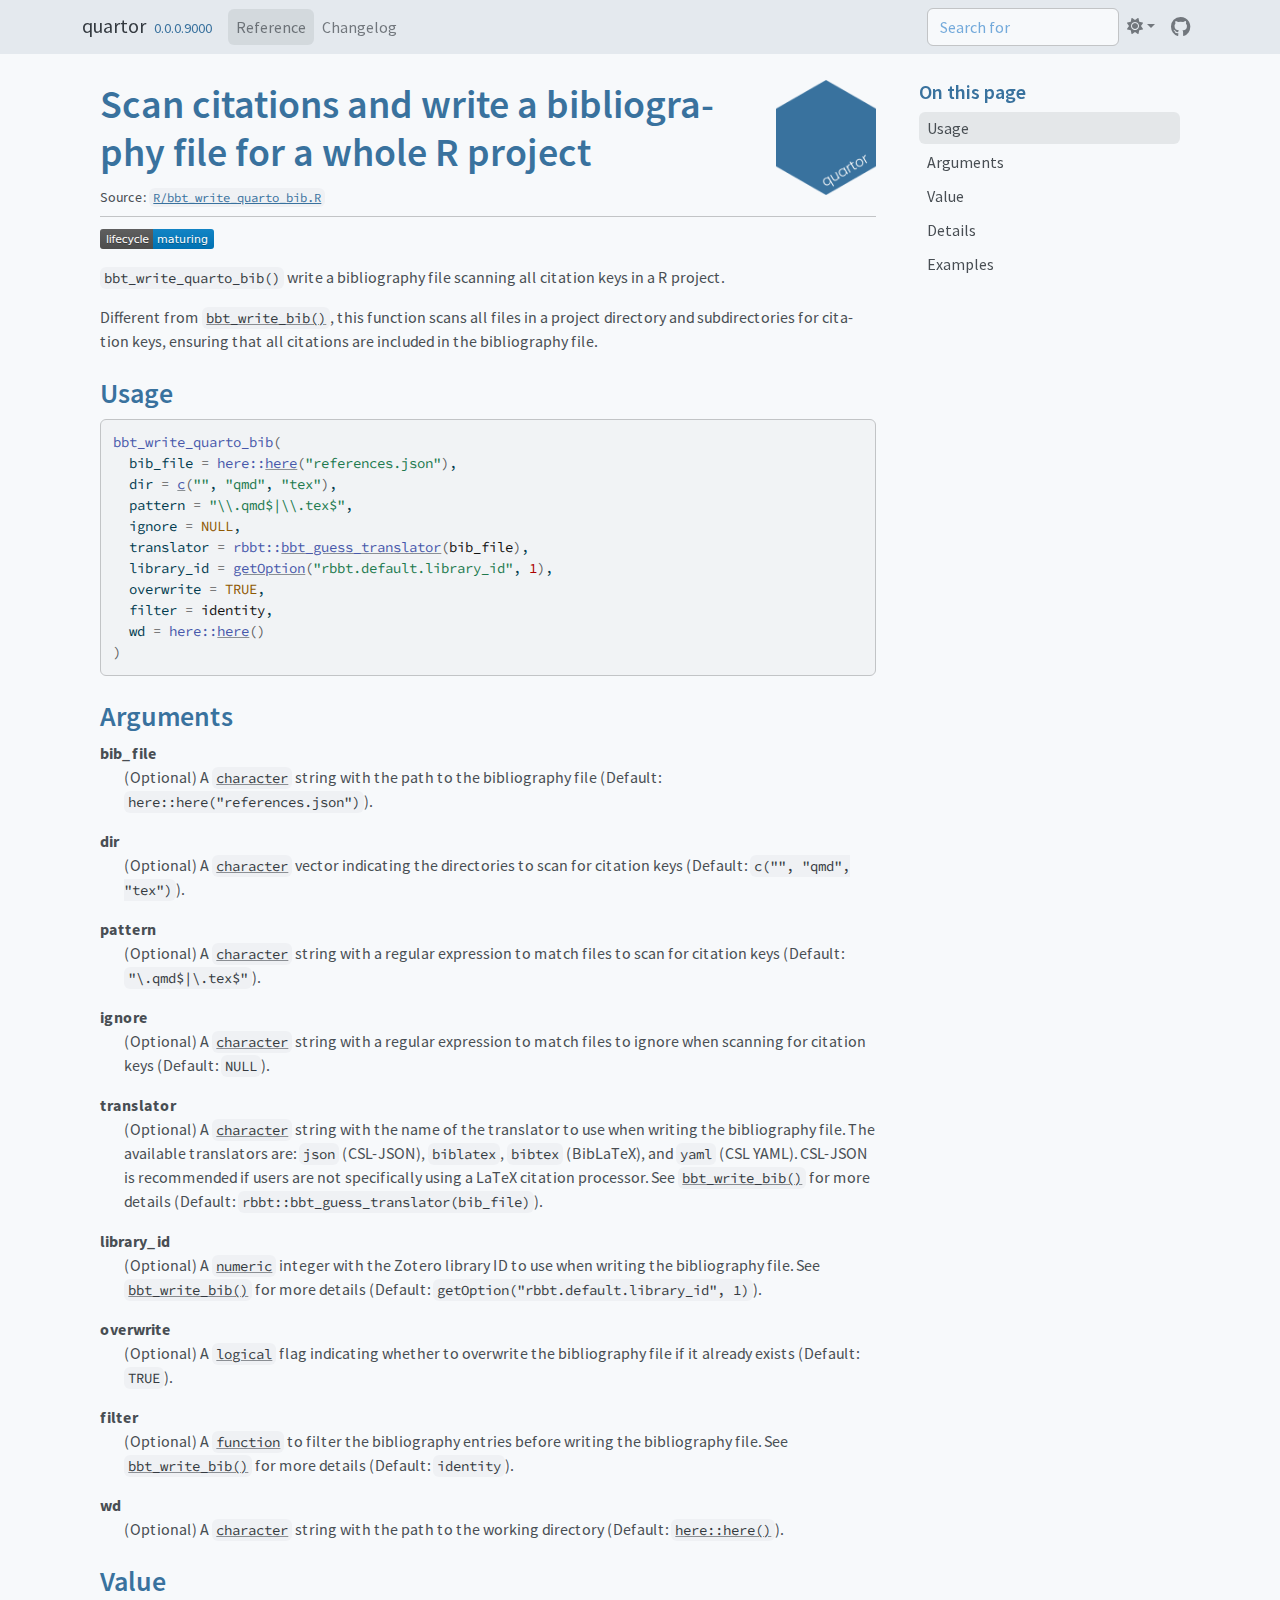
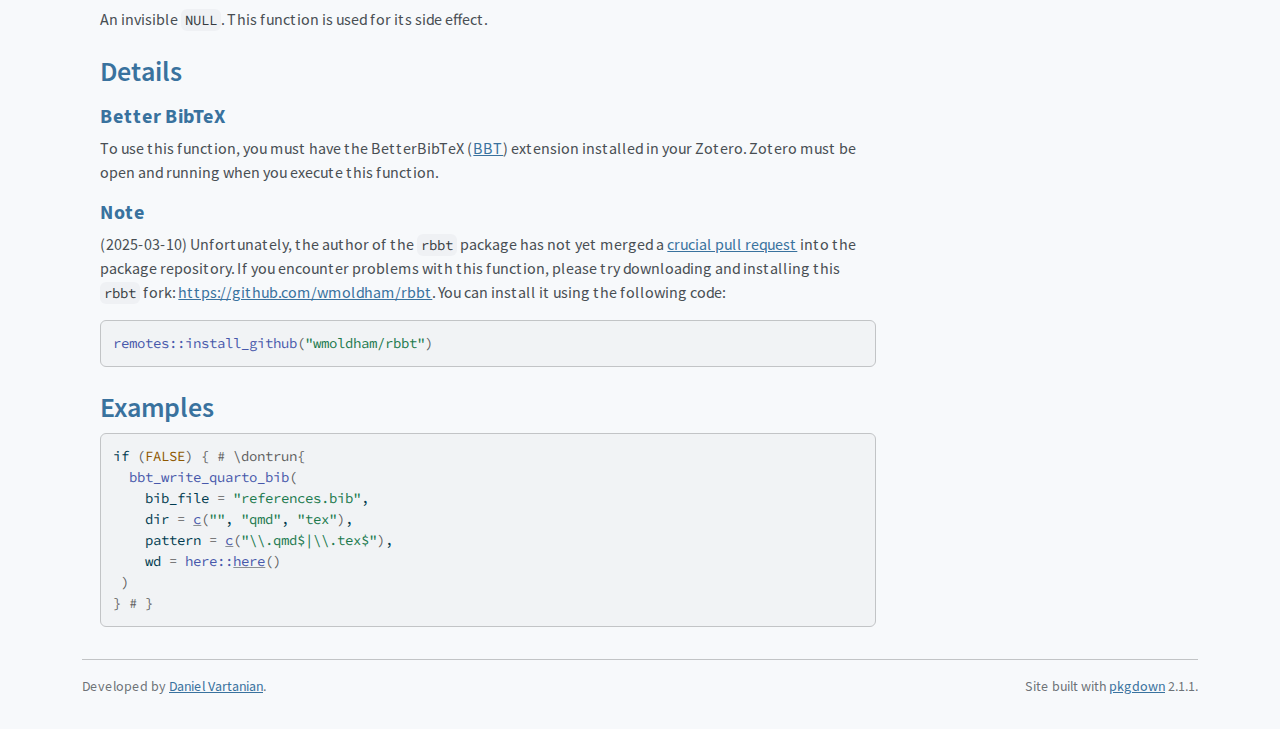
<file: reference/bbt_write_quarto_bib.html>
<!DOCTYPE html>
<!-- Generated by pkgdown: do not edit by hand --><html lang="en"><head><meta http-equiv="Content-Type" content="text/html; charset=UTF-8"><meta charset="utf-8"><meta http-equiv="X-UA-Compatible" content="IE=edge"><meta name="viewport" content="width=device-width, initial-scale=1, shrink-to-fit=no"><title>Scan citations and write a bibliography file for a whole R project — bbt_write_quarto_bib • quartor</title><!-- favicons --><link rel="icon" type="image/png" sizes="16x16" href="../favicon-16x16.png"><link rel="icon" type="image/png" sizes="32x32" href="../favicon-32x32.png"><link rel="apple-touch-icon" type="image/png" sizes="180x180" href="../apple-touch-icon.png"><link rel="apple-touch-icon" type="image/png" sizes="120x120" href="../apple-touch-icon-120x120.png"><link rel="apple-touch-icon" type="image/png" sizes="76x76" href="../apple-touch-icon-76x76.png"><link rel="apple-touch-icon" type="image/png" sizes="60x60" href="../apple-touch-icon-60x60.png"><script src="../lightswitch.js"></script><script src="../deps/jquery-3.6.0/jquery-3.6.0.min.js"></script><meta name="viewport" content="width=device-width, initial-scale=1, shrink-to-fit=no"><link href="../deps/bootstrap-5.3.1/bootstrap.min.css" rel="stylesheet"><script src="../deps/bootstrap-5.3.1/bootstrap.bundle.min.js"></script><link href="../deps/Poppins-0.4.9/font.css" rel="stylesheet"><link href="../deps/Source_Sans_Pro-0.4.9/font.css" rel="stylesheet"><link href="../deps/Source_Code_Pro-0.4.9/font.css" rel="stylesheet"><link href="../deps/font-awesome-6.5.2/css/all.min.css" rel="stylesheet"><link href="../deps/font-awesome-6.5.2/css/v4-shims.min.css" rel="stylesheet"><script src="../deps/headroom-0.11.0/headroom.min.js"></script><script src="../deps/headroom-0.11.0/jQuery.headroom.min.js"></script><script src="../deps/bootstrap-toc-1.0.1/bootstrap-toc.min.js"></script><script src="../deps/clipboard.js-2.0.11/clipboard.min.js"></script><script src="../deps/search-1.0.0/autocomplete.jquery.min.js"></script><script src="../deps/search-1.0.0/fuse.min.js"></script><script src="../deps/search-1.0.0/mark.min.js"></script><script src="../deps/MathJax-3.2.2/tex-chtml.min.js"></script><!-- pkgdown --><script src="../pkgdown.js"></script><meta property="og:title" content="Scan citations and write a bibliography file for a whole R project — bbt_write_quarto_bib"><meta name="description" content="
bbt_write_quarto_bib() write a bibliography file scanning all citation
keys in a R project.
Different from bbt_write_bib(), this function
scans all files in a project directory and subdirectories for citation
keys, ensuring that all citations are included in the bibliography file."><meta property="og:description" content="
bbt_write_quarto_bib() write a bibliography file scanning all citation
keys in a R project.
Different from bbt_write_bib(), this function
scans all files in a project directory and subdirectories for citation
keys, ensuring that all citations are included in the bibliography file."><meta property="og:image" content="https://danielvartan.github.io/quartor/reference/figures/og-image.png"><meta property="og:image:alt" content="{quartor}"></head><body>
    <a href="#main" class="visually-hidden-focusable">Skip to contents</a>


    <nav class="navbar navbar-expand-lg fixed-top " aria-label="Site navigation"><div class="container">

    <a class="navbar-brand me-2" href="../index.html">quartor</a>

    <small class="nav-text text-warning me-auto" data-bs-toggle="tooltip" data-bs-placement="bottom" title="Unreleased version">0.0.0.9000</small>


    <button class="navbar-toggler" type="button" data-bs-toggle="collapse" data-bs-target="#navbar" aria-controls="navbar" aria-expanded="false" aria-label="Toggle navigation">
      <span class="navbar-toggler-icon"></span>
    </button>

    <div id="navbar" class="collapse navbar-collapse ms-3">
      <ul class="navbar-nav me-auto"><li class="active nav-item"><a class="nav-link" href="../reference/index.html">Reference</a></li>
<li class="nav-item"><a class="nav-link" href="../news/index.html">Changelog</a></li>
      </ul><ul class="navbar-nav"><li class="nav-item"><form class="form-inline" role="search">
 <input class="form-control" type="search" name="search-input" id="search-input" autocomplete="off" aria-label="Search site" placeholder="Search for" data-search-index="../search.json"></form></li>
<li class="nav-item dropdown">
  <button class="nav-link dropdown-toggle" type="button" id="dropdown-lightswitch" data-bs-toggle="dropdown" aria-expanded="false" aria-haspopup="true" aria-label="Light switch"><span class="fa fa-sun"></span></button>
  <ul class="dropdown-menu dropdown-menu-end" aria-labelledby="dropdown-lightswitch"><li><button class="dropdown-item" data-bs-theme-value="light"><span class="fa fa-sun"></span> Light</button></li>
    <li><button class="dropdown-item" data-bs-theme-value="dark"><span class="fa fa-moon"></span> Dark</button></li>
    <li><button class="dropdown-item" data-bs-theme-value="auto"><span class="fa fa-adjust"></span> Auto</button></li>
  </ul></li>
<li class="nav-item"><a class="external-link nav-link" href="https://github.com/danielvartan/quartor/" aria-label="GitHub"><span class="fa fab fa-github fa-lg"></span></a></li>
      </ul></div>


  </div>
</nav><div class="container template-reference-topic">
<div class="row">
  <main id="main" class="col-md-9"><div class="page-header">
      <img src="../logo.png" class="logo" alt=""><h1>Scan citations and write a bibliography file for a whole R project</h1>
      <small class="dont-index">Source: <a href="https://github.com/danielvartan/quartor/blob/main/R/bbt_write_quarto_bib.R" class="external-link"><code>R/bbt_write_quarto_bib.R</code></a></small>
      <div class="d-none name"><code>bbt_write_quarto_bib.Rd</code></div>
    </div>

    <div class="ref-description section level2">
    <p><a href="https://lifecycle.r-lib.org/articles/stages.html#maturing" class="external-link"><img src="figures/lifecycle-maturing.svg" alt="[Maturing]"></a></p>
<p><code>bbt_write_quarto_bib()</code> write a bibliography file scanning all citation
keys in a R project.</p>
<p>Different from <code><a href="https://rdrr.io/pkg/rbbt/man/bbt_write_bib.html" class="external-link">bbt_write_bib()</a></code>, this function
scans all files in a project directory and subdirectories for citation
keys, ensuring that all citations are included in the bibliography file.</p>
    </div>

    <div class="section level2">
    <h2 id="ref-usage">Usage<a class="anchor" aria-label="anchor" href="#ref-usage"></a></h2>
    <div class="sourceCode"><pre class="sourceCode r"><code><span><span class="fu">bbt_write_quarto_bib</span><span class="op">(</span></span>
<span>  bib_file <span class="op">=</span> <span class="fu">here</span><span class="fu">::</span><span class="fu"><a href="https://here.r-lib.org//reference/here.html" class="external-link">here</a></span><span class="op">(</span><span class="st">"references.json"</span><span class="op">)</span>,</span>
<span>  dir <span class="op">=</span> <span class="fu"><a href="https://rdrr.io/r/base/c.html" class="external-link">c</a></span><span class="op">(</span><span class="st">""</span>, <span class="st">"qmd"</span>, <span class="st">"tex"</span><span class="op">)</span>,</span>
<span>  pattern <span class="op">=</span> <span class="st">"\\.qmd$|\\.tex$"</span>,</span>
<span>  ignore <span class="op">=</span> <span class="cn">NULL</span>,</span>
<span>  translator <span class="op">=</span> <span class="fu">rbbt</span><span class="fu">::</span><span class="fu"><a href="https://rdrr.io/pkg/rbbt/man/bbt_guess_translator.html" class="external-link">bbt_guess_translator</a></span><span class="op">(</span><span class="va">bib_file</span><span class="op">)</span>,</span>
<span>  library_id <span class="op">=</span> <span class="fu"><a href="https://rdrr.io/r/base/options.html" class="external-link">getOption</a></span><span class="op">(</span><span class="st">"rbbt.default.library_id"</span>, <span class="fl">1</span><span class="op">)</span>,</span>
<span>  overwrite <span class="op">=</span> <span class="cn">TRUE</span>,</span>
<span>  filter <span class="op">=</span> <span class="va">identity</span>,</span>
<span>  wd <span class="op">=</span> <span class="fu">here</span><span class="fu">::</span><span class="fu"><a href="https://here.r-lib.org//reference/here.html" class="external-link">here</a></span><span class="op">(</span><span class="op">)</span></span>
<span><span class="op">)</span></span></code></pre></div>
    </div>

    <div class="section level2">
    <h2 id="arguments">Arguments<a class="anchor" aria-label="anchor" href="#arguments"></a></h2>


<dl><dt id="arg-bib-file">bib_file<a class="anchor" aria-label="anchor" href="#arg-bib-file"></a></dt>
<dd><p>(Optional) A <code><a href="https://rdrr.io/r/base/character.html" class="external-link">character</a></code> string with the
path to the bibliography file (Default: <code>here::here("references.json")</code>).</p></dd>


<dt id="arg-dir">dir<a class="anchor" aria-label="anchor" href="#arg-dir"></a></dt>
<dd><p>(Optional) A <code><a href="https://rdrr.io/r/base/character.html" class="external-link">character</a></code> vector indicating the
directories to scan for citation keys (Default: <code>c("", "qmd", "tex")</code>).</p></dd>


<dt id="arg-pattern">pattern<a class="anchor" aria-label="anchor" href="#arg-pattern"></a></dt>
<dd><p>(Optional) A <code><a href="https://rdrr.io/r/base/character.html" class="external-link">character</a></code> string with a
regular expression to match files to scan for citation keys
(Default: <code>"\.qmd$|\.tex$"</code>).</p></dd>


<dt id="arg-ignore">ignore<a class="anchor" aria-label="anchor" href="#arg-ignore"></a></dt>
<dd><p>(Optional) A <code><a href="https://rdrr.io/r/base/character.html" class="external-link">character</a></code> string with a
regular expression to match files to ignore when scanning for citation
keys (Default: <code>NULL</code>).</p></dd>


<dt id="arg-translator">translator<a class="anchor" aria-label="anchor" href="#arg-translator"></a></dt>
<dd><p>(Optional) A <code><a href="https://rdrr.io/r/base/character.html" class="external-link">character</a></code> string with
the name of the translator to use when writing the bibliography file.
The available translators are: <code>json</code> (CSL-JSON), <code>biblatex</code>, <code>bibtex</code>
(BibLaTeX), and <code>yaml</code> (CSL YAML). CSL-JSON is recommended if users are
not specifically using a LaTeX citation processor. See
<code><a href="https://rdrr.io/pkg/rbbt/man/bbt_write_bib.html" class="external-link">bbt_write_bib()</a></code> for more details
(Default: <code>rbbt::bbt_guess_translator(bib_file)</code>).</p></dd>


<dt id="arg-library-id">library_id<a class="anchor" aria-label="anchor" href="#arg-library-id"></a></dt>
<dd><p>(Optional) A <code><a href="https://rdrr.io/r/base/numeric.html" class="external-link">numeric</a></code> integer with the
Zotero library ID to use when writing the bibliography file.
See <code><a href="https://rdrr.io/pkg/rbbt/man/bbt_write_bib.html" class="external-link">bbt_write_bib()</a></code> for more details
(Default: <code>getOption("rbbt.default.library_id", 1)</code>).</p></dd>


<dt id="arg-overwrite">overwrite<a class="anchor" aria-label="anchor" href="#arg-overwrite"></a></dt>
<dd><p>(Optional) A <code><a href="https://rdrr.io/r/base/logical.html" class="external-link">logical</a></code> flag indicating
whether to overwrite the bibliography file if it already exists
(Default: <code>TRUE</code>).</p></dd>


<dt id="arg-filter">filter<a class="anchor" aria-label="anchor" href="#arg-filter"></a></dt>
<dd><p>(Optional) A <code><a href="https://rdrr.io/r/base/function.html" class="external-link">function</a></code> to filter the
bibliography entries before writing the bibliography file. See
<code><a href="https://rdrr.io/pkg/rbbt/man/bbt_write_bib.html" class="external-link">bbt_write_bib()</a></code> for more details
(Default: <code>identity</code>).</p></dd>


<dt id="arg-wd">wd<a class="anchor" aria-label="anchor" href="#arg-wd"></a></dt>
<dd><p>(Optional) A <code><a href="https://rdrr.io/r/base/character.html" class="external-link">character</a></code> string with the path
to the working directory (Default: <code><a href="https://here.r-lib.org//reference/here.html" class="external-link">here::here()</a></code>).</p></dd>

</dl></div>
    <div class="section level2">
    <h2 id="value">Value<a class="anchor" aria-label="anchor" href="#value"></a></h2>
    <p>An invisible <code>NULL</code>. This function is used for its side effect.</p>
    </div>
    <div class="section level2">
    <h2 id="details">Details<a class="anchor" aria-label="anchor" href="#details"></a></h2>

<div class="section">
<h3 id="better-bibtex">Better BibTeX<a class="anchor" aria-label="anchor" href="#better-bibtex"></a></h3>


<p>To use this function, you must have the BetterBibTeX
(<a href="https://retorque.re/zotero-better-bibtex/" class="external-link">BBT</a>) extension installed in
your Zotero. Zotero must be open and running when you execute this function.</p>
</div>

<div class="section">
<h3 id="note">Note<a class="anchor" aria-label="anchor" href="#note"></a></h3>


<p>(2025-03-10) Unfortunately, the author of the <code>rbbt</code> package has not yet
merged a
<a href="https://github.com/paleolimbot/rbbt/pull/48" class="external-link">crucial pull request</a> into
the package repository. If you encounter problems with this function,
please try downloading and installing this <code>rbbt</code> fork:
<a href="https://github.com/wmoldham/rbbt" class="external-link">https://github.com/wmoldham/rbbt</a>. You can install it using the following
code:</p>
<p></p><div class="sourceCode r"><pre><code><span><span class="fu">remotes</span><span class="fu">::</span><span class="fu">install_github</span><span class="op">(</span><span class="st">"wmoldham/rbbt"</span><span class="op">)</span></span></code></pre><p></p></div>
</div>

    </div>

    <div class="section level2">
    <h2 id="ref-examples">Examples<a class="anchor" aria-label="anchor" href="#ref-examples"></a></h2>
    <div class="sourceCode"><pre class="sourceCode r"><code><span class="r-in"><span><span class="kw">if</span> <span class="op">(</span><span class="cn">FALSE</span><span class="op">)</span> <span class="op">{</span> <span class="co"># \dontrun{</span></span></span>
<span class="r-in"><span>  <span class="fu">bbt_write_quarto_bib</span><span class="op">(</span></span></span>
<span class="r-in"><span>    bib_file <span class="op">=</span> <span class="st">"references.bib"</span>,</span></span>
<span class="r-in"><span>    dir <span class="op">=</span> <span class="fu"><a href="https://rdrr.io/r/base/c.html" class="external-link">c</a></span><span class="op">(</span><span class="st">""</span>, <span class="st">"qmd"</span>, <span class="st">"tex"</span><span class="op">)</span>,</span></span>
<span class="r-in"><span>    pattern <span class="op">=</span> <span class="fu"><a href="https://rdrr.io/r/base/c.html" class="external-link">c</a></span><span class="op">(</span><span class="st">"\\.qmd$|\\.tex$"</span><span class="op">)</span>,</span></span>
<span class="r-in"><span>    wd <span class="op">=</span> <span class="fu">here</span><span class="fu">::</span><span class="fu"><a href="https://here.r-lib.org//reference/here.html" class="external-link">here</a></span><span class="op">(</span><span class="op">)</span></span></span>
<span class="r-in"><span> <span class="op">)</span></span></span>
<span class="r-in"><span><span class="op">}</span> <span class="co"># }</span></span></span>
</code></pre></div>
    </div>
  </main><aside class="col-md-3"><nav id="toc" aria-label="Table of contents"><h2>On this page</h2>
    </nav></aside></div>


    <footer><div class="pkgdown-footer-left">
  <p>Developed by <a href="https://github.com/danielvartan/" class="external-link">Daniel Vartanian</a>.</p>
</div>

<div class="pkgdown-footer-right">
  <p>Site built with <a href="https://pkgdown.r-lib.org/" class="external-link">pkgdown</a> 2.1.1.</p>
</div>

    </footer></div>





  </body></html>
</file>
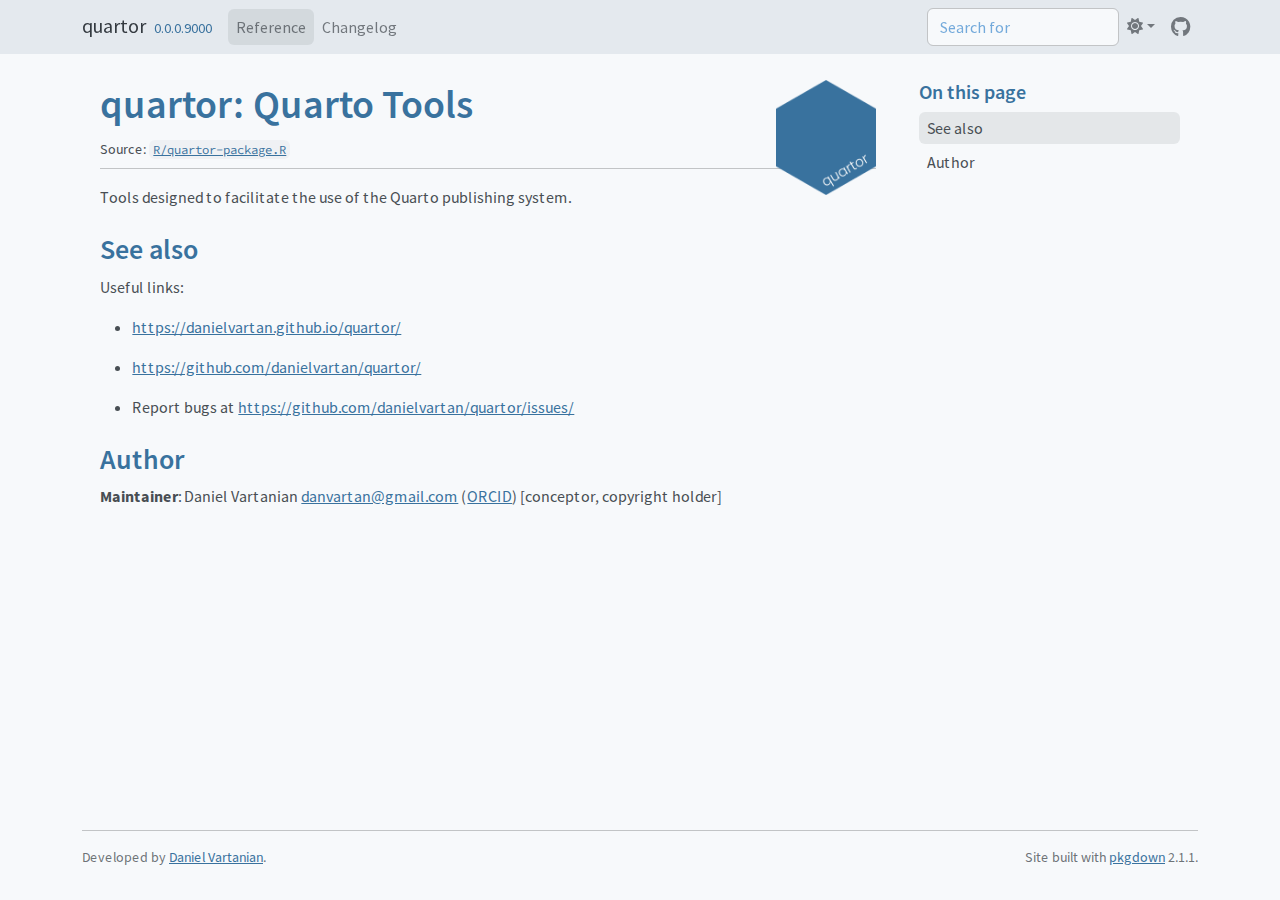
<file: reference/quartor-package.html>
<!DOCTYPE html>
<!-- Generated by pkgdown: do not edit by hand --><html lang="en"><head><meta http-equiv="Content-Type" content="text/html; charset=UTF-8"><meta charset="utf-8"><meta http-equiv="X-UA-Compatible" content="IE=edge"><meta name="viewport" content="width=device-width, initial-scale=1, shrink-to-fit=no"><title>quartor: Quarto Tools — quartor-package • quartor</title><!-- favicons --><link rel="icon" type="image/png" sizes="16x16" href="../favicon-16x16.png"><link rel="icon" type="image/png" sizes="32x32" href="../favicon-32x32.png"><link rel="apple-touch-icon" type="image/png" sizes="180x180" href="../apple-touch-icon.png"><link rel="apple-touch-icon" type="image/png" sizes="120x120" href="../apple-touch-icon-120x120.png"><link rel="apple-touch-icon" type="image/png" sizes="76x76" href="../apple-touch-icon-76x76.png"><link rel="apple-touch-icon" type="image/png" sizes="60x60" href="../apple-touch-icon-60x60.png"><script src="../lightswitch.js"></script><script src="../deps/jquery-3.6.0/jquery-3.6.0.min.js"></script><meta name="viewport" content="width=device-width, initial-scale=1, shrink-to-fit=no"><link href="../deps/bootstrap-5.3.1/bootstrap.min.css" rel="stylesheet"><script src="../deps/bootstrap-5.3.1/bootstrap.bundle.min.js"></script><link href="../deps/Poppins-0.4.9/font.css" rel="stylesheet"><link href="../deps/Source_Sans_Pro-0.4.9/font.css" rel="stylesheet"><link href="../deps/Source_Code_Pro-0.4.9/font.css" rel="stylesheet"><link href="../deps/font-awesome-6.5.2/css/all.min.css" rel="stylesheet"><link href="../deps/font-awesome-6.5.2/css/v4-shims.min.css" rel="stylesheet"><script src="../deps/headroom-0.11.0/headroom.min.js"></script><script src="../deps/headroom-0.11.0/jQuery.headroom.min.js"></script><script src="../deps/bootstrap-toc-1.0.1/bootstrap-toc.min.js"></script><script src="../deps/clipboard.js-2.0.11/clipboard.min.js"></script><script src="../deps/search-1.0.0/autocomplete.jquery.min.js"></script><script src="../deps/search-1.0.0/fuse.min.js"></script><script src="../deps/search-1.0.0/mark.min.js"></script><script src="../deps/MathJax-3.2.2/tex-chtml.min.js"></script><!-- pkgdown --><script src="../pkgdown.js"></script><meta property="og:title" content="quartor: Quarto Tools — quartor-package"><meta name="description" content="
Tools designed to facilitate the use of the Quarto publishing system."><meta property="og:description" content="
Tools designed to facilitate the use of the Quarto publishing system."><meta property="og:image" content="https://danielvartan.github.io/quartor/reference/figures/og-image.png"><meta property="og:image:alt" content="{quartor}"></head><body>
    <a href="#main" class="visually-hidden-focusable">Skip to contents</a>


    <nav class="navbar navbar-expand-lg fixed-top " aria-label="Site navigation"><div class="container">

    <a class="navbar-brand me-2" href="../index.html">quartor</a>

    <small class="nav-text text-warning me-auto" data-bs-toggle="tooltip" data-bs-placement="bottom" title="Unreleased version">0.0.0.9000</small>


    <button class="navbar-toggler" type="button" data-bs-toggle="collapse" data-bs-target="#navbar" aria-controls="navbar" aria-expanded="false" aria-label="Toggle navigation">
      <span class="navbar-toggler-icon"></span>
    </button>

    <div id="navbar" class="collapse navbar-collapse ms-3">
      <ul class="navbar-nav me-auto"><li class="active nav-item"><a class="nav-link" href="../reference/index.html">Reference</a></li>
<li class="nav-item"><a class="nav-link" href="../news/index.html">Changelog</a></li>
      </ul><ul class="navbar-nav"><li class="nav-item"><form class="form-inline" role="search">
 <input class="form-control" type="search" name="search-input" id="search-input" autocomplete="off" aria-label="Search site" placeholder="Search for" data-search-index="../search.json"></form></li>
<li class="nav-item dropdown">
  <button class="nav-link dropdown-toggle" type="button" id="dropdown-lightswitch" data-bs-toggle="dropdown" aria-expanded="false" aria-haspopup="true" aria-label="Light switch"><span class="fa fa-sun"></span></button>
  <ul class="dropdown-menu dropdown-menu-end" aria-labelledby="dropdown-lightswitch"><li><button class="dropdown-item" data-bs-theme-value="light"><span class="fa fa-sun"></span> Light</button></li>
    <li><button class="dropdown-item" data-bs-theme-value="dark"><span class="fa fa-moon"></span> Dark</button></li>
    <li><button class="dropdown-item" data-bs-theme-value="auto"><span class="fa fa-adjust"></span> Auto</button></li>
  </ul></li>
<li class="nav-item"><a class="external-link nav-link" href="https://github.com/danielvartan/quartor/" aria-label="GitHub"><span class="fa fab fa-github fa-lg"></span></a></li>
      </ul></div>


  </div>
</nav><div class="container template-reference-topic">
<div class="row">
  <main id="main" class="col-md-9"><div class="page-header">
      <img src="../logo.png" class="logo" alt=""><h1>quartor: Quarto Tools</h1>
      <small class="dont-index">Source: <a href="https://github.com/danielvartan/quartor/blob/main/R/quartor-package.R" class="external-link"><code>R/quartor-package.R</code></a></small>
      <div class="d-none name"><code>quartor-package.Rd</code></div>
    </div>

    <div class="ref-description section level2">
    <p></p>
<p>Tools designed to facilitate the use of the Quarto publishing system.</p>
    </div>


    <div class="section level2">
    <h2 id="see-also">See also<a class="anchor" aria-label="anchor" href="#see-also"></a></h2>
    <div class="dont-index"><p>Useful links:</p><ul><li><p><a href="https://danielvartan.github.io/quartor/">https://danielvartan.github.io/quartor/</a></p></li>
<li><p><a href="https://github.com/danielvartan/quartor/" class="external-link">https://github.com/danielvartan/quartor/</a></p></li>
<li><p>Report bugs at <a href="https://github.com/danielvartan/quartor/issues/" class="external-link">https://github.com/danielvartan/quartor/issues/</a></p></li>
</ul></div>
    </div>
    <div class="section level2">
    <h2 id="author">Author<a class="anchor" aria-label="anchor" href="#author"></a></h2>
    <p><strong>Maintainer</strong>: Daniel Vartanian <a href="mailto:danvartan@gmail.com">danvartan@gmail.com</a> (<a href="https://orcid.org/0000-0001-7782-759X" class="external-link">ORCID</a>) [conceptor, copyright holder]</p>
    </div>

  </main><aside class="col-md-3"><nav id="toc" aria-label="Table of contents"><h2>On this page</h2>
    </nav></aside></div>


    <footer><div class="pkgdown-footer-left">
  <p>Developed by <a href="https://github.com/danielvartan/" class="external-link">Daniel Vartanian</a>.</p>
</div>

<div class="pkgdown-footer-right">
  <p>Site built with <a href="https://pkgdown.r-lib.org/" class="external-link">pkgdown</a> 2.1.1.</p>
</div>

    </footer></div>





  </body></html>
</file>
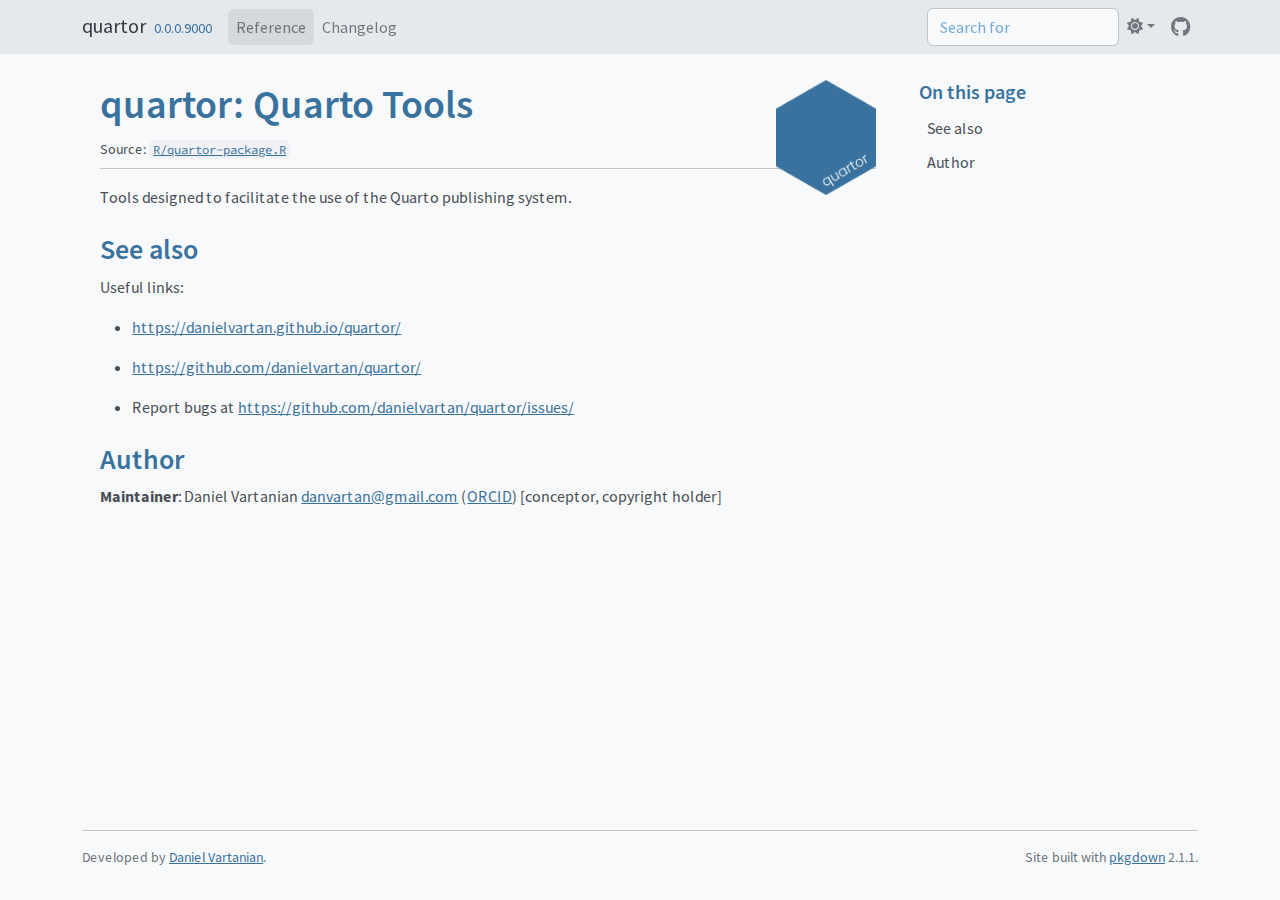
<file: reference/quartor.html>
<html>
  <head>
    <meta http-equiv="refresh" content="0;URL=https://danielvartan.github.io/quartor/reference/quartor-package.html" />
    <meta name="robots" content="noindex">
    <link rel="canonical" href="https://danielvartan.github.io/quartor/reference/quartor-package.html">
  </head>
</html>
</file>
<file: deps/Poppins-0.4.9/font.css>
/* latin-ext */
@font-face {
  font-family: 'Poppins';
  font-style: italic;
  font-weight: 300;
  src: url(pxiDyp8kv8JHgFVrJJLm21lVGdeOcEg.woff2) format('woff2');
  unicode-range: U+0100-02BA, U+02BD-02C5, U+02C7-02CC, U+02CE-02D7, U+02DD-02FF, U+0304, U+0308, U+0329, U+1D00-1DBF, U+1E00-1E9F, U+1EF2-1EFF, U+2020, U+20A0-20AB, U+20AD-20C0, U+2113, U+2C60-2C7F, U+A720-A7FF;
}
/* latin */
@font-face {
  font-family: 'Poppins';
  font-style: italic;
  font-weight: 300;
  src: url(pxiDyp8kv8JHgFVrJJLm21lVF9eO.woff2) format('woff2');
  unicode-range: U+0000-00FF, U+0131, U+0152-0153, U+02BB-02BC, U+02C6, U+02DA, U+02DC, U+0304, U+0308, U+0329, U+2000-206F, U+20AC, U+2122, U+2191, U+2193, U+2212, U+2215, U+FEFF, U+FFFD;
}
/* latin-ext */
@font-face {
  font-family: 'Poppins';
  font-style: italic;
  font-weight: 400;
  src: url(pxiGyp8kv8JHgFVrJJLufntAKPY.woff2) format('woff2');
  unicode-range: U+0100-02BA, U+02BD-02C5, U+02C7-02CC, U+02CE-02D7, U+02DD-02FF, U+0304, U+0308, U+0329, U+1D00-1DBF, U+1E00-1E9F, U+1EF2-1EFF, U+2020, U+20A0-20AB, U+20AD-20C0, U+2113, U+2C60-2C7F, U+A720-A7FF;
}
/* latin */
@font-face {
  font-family: 'Poppins';
  font-style: italic;
  font-weight: 400;
  src: url(pxiGyp8kv8JHgFVrJJLucHtA.woff2) format('woff2');
  unicode-range: U+0000-00FF, U+0131, U+0152-0153, U+02BB-02BC, U+02C6, U+02DA, U+02DC, U+0304, U+0308, U+0329, U+2000-206F, U+20AC, U+2122, U+2191, U+2193, U+2212, U+2215, U+FEFF, U+FFFD;
}
/* latin-ext */
@font-face {
  font-family: 'Poppins';
  font-style: italic;
  font-weight: 600;
  src: url(pxiDyp8kv8JHgFVrJJLmr19VGdeOcEg.woff2) format('woff2');
  unicode-range: U+0100-02BA, U+02BD-02C5, U+02C7-02CC, U+02CE-02D7, U+02DD-02FF, U+0304, U+0308, U+0329, U+1D00-1DBF, U+1E00-1E9F, U+1EF2-1EFF, U+2020, U+20A0-20AB, U+20AD-20C0, U+2113, U+2C60-2C7F, U+A720-A7FF;
}
/* latin */
@font-face {
  font-family: 'Poppins';
  font-style: italic;
  font-weight: 600;
  src: url(pxiDyp8kv8JHgFVrJJLmr19VF9eO.woff2) format('woff2');
  unicode-range: U+0000-00FF, U+0131, U+0152-0153, U+02BB-02BC, U+02C6, U+02DA, U+02DC, U+0304, U+0308, U+0329, U+2000-206F, U+20AC, U+2122, U+2191, U+2193, U+2212, U+2215, U+FEFF, U+FFFD;
}
/* latin-ext */
@font-face {
  font-family: 'Poppins';
  font-style: italic;
  font-weight: 700;
  src: url(pxiDyp8kv8JHgFVrJJLmy15VGdeOcEg.woff2) format('woff2');
  unicode-range: U+0100-02BA, U+02BD-02C5, U+02C7-02CC, U+02CE-02D7, U+02DD-02FF, U+0304, U+0308, U+0329, U+1D00-1DBF, U+1E00-1E9F, U+1EF2-1EFF, U+2020, U+20A0-20AB, U+20AD-20C0, U+2113, U+2C60-2C7F, U+A720-A7FF;
}
/* latin */
@font-face {
  font-family: 'Poppins';
  font-style: italic;
  font-weight: 700;
  src: url(pxiDyp8kv8JHgFVrJJLmy15VF9eO.woff2) format('woff2');
  unicode-range: U+0000-00FF, U+0131, U+0152-0153, U+02BB-02BC, U+02C6, U+02DA, U+02DC, U+0304, U+0308, U+0329, U+2000-206F, U+20AC, U+2122, U+2191, U+2193, U+2212, U+2215, U+FEFF, U+FFFD;
}
/* latin-ext */
@font-face {
  font-family: 'Poppins';
  font-style: italic;
  font-weight: 900;
  src: url(pxiDyp8kv8JHgFVrJJLm81xVGdeOcEg.woff2) format('woff2');
  unicode-range: U+0100-02BA, U+02BD-02C5, U+02C7-02CC, U+02CE-02D7, U+02DD-02FF, U+0304, U+0308, U+0329, U+1D00-1DBF, U+1E00-1E9F, U+1EF2-1EFF, U+2020, U+20A0-20AB, U+20AD-20C0, U+2113, U+2C60-2C7F, U+A720-A7FF;
}
/* latin */
@font-face {
  font-family: 'Poppins';
  font-style: italic;
  font-weight: 900;
  src: url(pxiDyp8kv8JHgFVrJJLm81xVF9eO.woff2) format('woff2');
  unicode-range: U+0000-00FF, U+0131, U+0152-0153, U+02BB-02BC, U+02C6, U+02DA, U+02DC, U+0304, U+0308, U+0329, U+2000-206F, U+20AC, U+2122, U+2191, U+2193, U+2212, U+2215, U+FEFF, U+FFFD;
}
/* latin-ext */
@font-face {
  font-family: 'Poppins';
  font-style: normal;
  font-weight: 300;
  src: url(pxiByp8kv8JHgFVrLDz8Z1JlFc-K.woff2) format('woff2');
  unicode-range: U+0100-02BA, U+02BD-02C5, U+02C7-02CC, U+02CE-02D7, U+02DD-02FF, U+0304, U+0308, U+0329, U+1D00-1DBF, U+1E00-1E9F, U+1EF2-1EFF, U+2020, U+20A0-20AB, U+20AD-20C0, U+2113, U+2C60-2C7F, U+A720-A7FF;
}
/* latin */
@font-face {
  font-family: 'Poppins';
  font-style: normal;
  font-weight: 300;
  src: url(pxiByp8kv8JHgFVrLDz8Z1xlFQ.woff2) format('woff2');
  unicode-range: U+0000-00FF, U+0131, U+0152-0153, U+02BB-02BC, U+02C6, U+02DA, U+02DC, U+0304, U+0308, U+0329, U+2000-206F, U+20AC, U+2122, U+2191, U+2193, U+2212, U+2215, U+FEFF, U+FFFD;
}
/* latin-ext */
@font-face {
  font-family: 'Poppins';
  font-style: normal;
  font-weight: 400;
  src: url(pxiEyp8kv8JHgFVrJJnecmNE.woff2) format('woff2');
  unicode-range: U+0100-02BA, U+02BD-02C5, U+02C7-02CC, U+02CE-02D7, U+02DD-02FF, U+0304, U+0308, U+0329, U+1D00-1DBF, U+1E00-1E9F, U+1EF2-1EFF, U+2020, U+20A0-20AB, U+20AD-20C0, U+2113, U+2C60-2C7F, U+A720-A7FF;
}
/* latin */
@font-face {
  font-family: 'Poppins';
  font-style: normal;
  font-weight: 400;
  src: url(pxiEyp8kv8JHgFVrJJfecg.woff2) format('woff2');
  unicode-range: U+0000-00FF, U+0131, U+0152-0153, U+02BB-02BC, U+02C6, U+02DA, U+02DC, U+0304, U+0308, U+0329, U+2000-206F, U+20AC, U+2122, U+2191, U+2193, U+2212, U+2215, U+FEFF, U+FFFD;
}
/* latin-ext */
@font-face {
  font-family: 'Poppins';
  font-style: normal;
  font-weight: 600;
  src: url(pxiByp8kv8JHgFVrLEj6Z1JlFc-K.woff2) format('woff2');
  unicode-range: U+0100-02BA, U+02BD-02C5, U+02C7-02CC, U+02CE-02D7, U+02DD-02FF, U+0304, U+0308, U+0329, U+1D00-1DBF, U+1E00-1E9F, U+1EF2-1EFF, U+2020, U+20A0-20AB, U+20AD-20C0, U+2113, U+2C60-2C7F, U+A720-A7FF;
}
/* latin */
@font-face {
  font-family: 'Poppins';
  font-style: normal;
  font-weight: 600;
  src: url(pxiByp8kv8JHgFVrLEj6Z1xlFQ.woff2) format('woff2');
  unicode-range: U+0000-00FF, U+0131, U+0152-0153, U+02BB-02BC, U+02C6, U+02DA, U+02DC, U+0304, U+0308, U+0329, U+2000-206F, U+20AC, U+2122, U+2191, U+2193, U+2212, U+2215, U+FEFF, U+FFFD;
}
/* latin-ext */
@font-face {
  font-family: 'Poppins';
  font-style: normal;
  font-weight: 700;
  src: url(pxiByp8kv8JHgFVrLCz7Z1JlFc-K.woff2) format('woff2');
  unicode-range: U+0100-02BA, U+02BD-02C5, U+02C7-02CC, U+02CE-02D7, U+02DD-02FF, U+0304, U+0308, U+0329, U+1D00-1DBF, U+1E00-1E9F, U+1EF2-1EFF, U+2020, U+20A0-20AB, U+20AD-20C0, U+2113, U+2C60-2C7F, U+A720-A7FF;
}
/* latin */
@font-face {
  font-family: 'Poppins';
  font-style: normal;
  font-weight: 700;
  src: url(pxiByp8kv8JHgFVrLCz7Z1xlFQ.woff2) format('woff2');
  unicode-range: U+0000-00FF, U+0131, U+0152-0153, U+02BB-02BC, U+02C6, U+02DA, U+02DC, U+0304, U+0308, U+0329, U+2000-206F, U+20AC, U+2122, U+2191, U+2193, U+2212, U+2215, U+FEFF, U+FFFD;
}
/* latin-ext */
@font-face {
  font-family: 'Poppins';
  font-style: normal;
  font-weight: 900;
  src: url(pxiByp8kv8JHgFVrLBT5Z1JlFc-K.woff2) format('woff2');
  unicode-range: U+0100-02BA, U+02BD-02C5, U+02C7-02CC, U+02CE-02D7, U+02DD-02FF, U+0304, U+0308, U+0329, U+1D00-1DBF, U+1E00-1E9F, U+1EF2-1EFF, U+2020, U+20A0-20AB, U+20AD-20C0, U+2113, U+2C60-2C7F, U+A720-A7FF;
}
/* latin */
@font-face {
  font-family: 'Poppins';
  font-style: normal;
  font-weight: 900;
  src: url(pxiByp8kv8JHgFVrLBT5Z1xlFQ.woff2) format('woff2');
  unicode-range: U+0000-00FF, U+0131, U+0152-0153, U+02BB-02BC, U+02C6, U+02DA, U+02DC, U+0304, U+0308, U+0329, U+2000-206F, U+20AC, U+2122, U+2191, U+2193, U+2212, U+2215, U+FEFF, U+FFFD;
}
</file>
<file: deps/Source_Sans_Pro-0.4.9/font.css>
/* cyrillic-ext */
@font-face {
  font-family: 'Source Sans Pro';
  font-style: italic;
  font-weight: 400;
  src: url(6xK1dSBYKcSV-LCoeQqfX1RYOo3qPZ7qsDJT9g.woff2) format('woff2');
  unicode-range: U+0460-052F, U+1C80-1C8A, U+20B4, U+2DE0-2DFF, U+A640-A69F, U+FE2E-FE2F;
}
/* cyrillic */
@font-face {
  font-family: 'Source Sans Pro';
  font-style: italic;
  font-weight: 400;
  src: url(6xK1dSBYKcSV-LCoeQqfX1RYOo3qPZ7jsDJT9g.woff2) format('woff2');
  unicode-range: U+0301, U+0400-045F, U+0490-0491, U+04B0-04B1, U+2116;
}
/* greek-ext */
@font-face {
  font-family: 'Source Sans Pro';
  font-style: italic;
  font-weight: 400;
  src: url(6xK1dSBYKcSV-LCoeQqfX1RYOo3qPZ7rsDJT9g.woff2) format('woff2');
  unicode-range: U+1F00-1FFF;
}
/* greek */
@font-face {
  font-family: 'Source Sans Pro';
  font-style: italic;
  font-weight: 400;
  src: url(6xK1dSBYKcSV-LCoeQqfX1RYOo3qPZ7ksDJT9g.woff2) format('woff2');
  unicode-range: U+0370-0377, U+037A-037F, U+0384-038A, U+038C, U+038E-03A1, U+03A3-03FF;
}
/* vietnamese */
@font-face {
  font-family: 'Source Sans Pro';
  font-style: italic;
  font-weight: 400;
  src: url(6xK1dSBYKcSV-LCoeQqfX1RYOo3qPZ7osDJT9g.woff2) format('woff2');
  unicode-range: U+0102-0103, U+0110-0111, U+0128-0129, U+0168-0169, U+01A0-01A1, U+01AF-01B0, U+0300-0301, U+0303-0304, U+0308-0309, U+0323, U+0329, U+1EA0-1EF9, U+20AB;
}
/* latin-ext */
@font-face {
  font-family: 'Source Sans Pro';
  font-style: italic;
  font-weight: 400;
  src: url(6xK1dSBYKcSV-LCoeQqfX1RYOo3qPZ7psDJT9g.woff2) format('woff2');
  unicode-range: U+0100-02BA, U+02BD-02C5, U+02C7-02CC, U+02CE-02D7, U+02DD-02FF, U+0304, U+0308, U+0329, U+1D00-1DBF, U+1E00-1E9F, U+1EF2-1EFF, U+2020, U+20A0-20AB, U+20AD-20C0, U+2113, U+2C60-2C7F, U+A720-A7FF;
}
/* latin */
@font-face {
  font-family: 'Source Sans Pro';
  font-style: italic;
  font-weight: 400;
  src: url(6xK1dSBYKcSV-LCoeQqfX1RYOo3qPZ7nsDI.woff2) format('woff2');
  unicode-range: U+0000-00FF, U+0131, U+0152-0153, U+02BB-02BC, U+02C6, U+02DA, U+02DC, U+0304, U+0308, U+0329, U+2000-206F, U+20AC, U+2122, U+2191, U+2193, U+2212, U+2215, U+FEFF, U+FFFD;
}
/* cyrillic-ext */
@font-face {
  font-family: 'Source Sans Pro';
  font-style: italic;
  font-weight: 600;
  src: url(6xKwdSBYKcSV-LCoeQqfX1RYOo3qPZY4lCdh18Smxg.woff2) format('woff2');
  unicode-range: U+0460-052F, U+1C80-1C8A, U+20B4, U+2DE0-2DFF, U+A640-A69F, U+FE2E-FE2F;
}
/* cyrillic */
@font-face {
  font-family: 'Source Sans Pro';
  font-style: italic;
  font-weight: 600;
  src: url(6xKwdSBYKcSV-LCoeQqfX1RYOo3qPZY4lCdo18Smxg.woff2) format('woff2');
  unicode-range: U+0301, U+0400-045F, U+0490-0491, U+04B0-04B1, U+2116;
}
/* greek-ext */
@font-face {
  font-family: 'Source Sans Pro';
  font-style: italic;
  font-weight: 600;
  src: url(6xKwdSBYKcSV-LCoeQqfX1RYOo3qPZY4lCdg18Smxg.woff2) format('woff2');
  unicode-range: U+1F00-1FFF;
}
/* greek */
@font-face {
  font-family: 'Source Sans Pro';
  font-style: italic;
  font-weight: 600;
  src: url(6xKwdSBYKcSV-LCoeQqfX1RYOo3qPZY4lCdv18Smxg.woff2) format('woff2');
  unicode-range: U+0370-0377, U+037A-037F, U+0384-038A, U+038C, U+038E-03A1, U+03A3-03FF;
}
/* vietnamese */
@font-face {
  font-family: 'Source Sans Pro';
  font-style: italic;
  font-weight: 600;
  src: url(6xKwdSBYKcSV-LCoeQqfX1RYOo3qPZY4lCdj18Smxg.woff2) format('woff2');
  unicode-range: U+0102-0103, U+0110-0111, U+0128-0129, U+0168-0169, U+01A0-01A1, U+01AF-01B0, U+0300-0301, U+0303-0304, U+0308-0309, U+0323, U+0329, U+1EA0-1EF9, U+20AB;
}
/* latin-ext */
@font-face {
  font-family: 'Source Sans Pro';
  font-style: italic;
  font-weight: 600;
  src: url(6xKwdSBYKcSV-LCoeQqfX1RYOo3qPZY4lCdi18Smxg.woff2) format('woff2');
  unicode-range: U+0100-02BA, U+02BD-02C5, U+02C7-02CC, U+02CE-02D7, U+02DD-02FF, U+0304, U+0308, U+0329, U+1D00-1DBF, U+1E00-1E9F, U+1EF2-1EFF, U+2020, U+20A0-20AB, U+20AD-20C0, U+2113, U+2C60-2C7F, U+A720-A7FF;
}
/* latin */
@font-face {
  font-family: 'Source Sans Pro';
  font-style: italic;
  font-weight: 600;
  src: url(6xKwdSBYKcSV-LCoeQqfX1RYOo3qPZY4lCds18Q.woff2) format('woff2');
  unicode-range: U+0000-00FF, U+0131, U+0152-0153, U+02BB-02BC, U+02C6, U+02DA, U+02DC, U+0304, U+0308, U+0329, U+2000-206F, U+20AC, U+2122, U+2191, U+2193, U+2212, U+2215, U+FEFF, U+FFFD;
}
/* cyrillic-ext */
@font-face {
  font-family: 'Source Sans Pro';
  font-style: italic;
  font-weight: 700;
  src: url(6xKwdSBYKcSV-LCoeQqfX1RYOo3qPZZclSdh18Smxg.woff2) format('woff2');
  unicode-range: U+0460-052F, U+1C80-1C8A, U+20B4, U+2DE0-2DFF, U+A640-A69F, U+FE2E-FE2F;
}
/* cyrillic */
@font-face {
  font-family: 'Source Sans Pro';
  font-style: italic;
  font-weight: 700;
  src: url(6xKwdSBYKcSV-LCoeQqfX1RYOo3qPZZclSdo18Smxg.woff2) format('woff2');
  unicode-range: U+0301, U+0400-045F, U+0490-0491, U+04B0-04B1, U+2116;
}
/* greek-ext */
@font-face {
  font-family: 'Source Sans Pro';
  font-style: italic;
  font-weight: 700;
  src: url(6xKwdSBYKcSV-LCoeQqfX1RYOo3qPZZclSdg18Smxg.woff2) format('woff2');
  unicode-range: U+1F00-1FFF;
}
/* greek */
@font-face {
  font-family: 'Source Sans Pro';
  font-style: italic;
  font-weight: 700;
  src: url(6xKwdSBYKcSV-LCoeQqfX1RYOo3qPZZclSdv18Smxg.woff2) format('woff2');
  unicode-range: U+0370-0377, U+037A-037F, U+0384-038A, U+038C, U+038E-03A1, U+03A3-03FF;
}
/* vietnamese */
@font-face {
  font-family: 'Source Sans Pro';
  font-style: italic;
  font-weight: 700;
  src: url(6xKwdSBYKcSV-LCoeQqfX1RYOo3qPZZclSdj18Smxg.woff2) format('woff2');
  unicode-range: U+0102-0103, U+0110-0111, U+0128-0129, U+0168-0169, U+01A0-01A1, U+01AF-01B0, U+0300-0301, U+0303-0304, U+0308-0309, U+0323, U+0329, U+1EA0-1EF9, U+20AB;
}
/* latin-ext */
@font-face {
  font-family: 'Source Sans Pro';
  font-style: italic;
  font-weight: 700;
  src: url(6xKwdSBYKcSV-LCoeQqfX1RYOo3qPZZclSdi18Smxg.woff2) format('woff2');
  unicode-range: U+0100-02BA, U+02BD-02C5, U+02C7-02CC, U+02CE-02D7, U+02DD-02FF, U+0304, U+0308, U+0329, U+1D00-1DBF, U+1E00-1E9F, U+1EF2-1EFF, U+2020, U+20A0-20AB, U+20AD-20C0, U+2113, U+2C60-2C7F, U+A720-A7FF;
}
/* latin */
@font-face {
  font-family: 'Source Sans Pro';
  font-style: italic;
  font-weight: 700;
  src: url(6xKwdSBYKcSV-LCoeQqfX1RYOo3qPZZclSds18Q.woff2) format('woff2');
  unicode-range: U+0000-00FF, U+0131, U+0152-0153, U+02BB-02BC, U+02C6, U+02DA, U+02DC, U+0304, U+0308, U+0329, U+2000-206F, U+20AC, U+2122, U+2191, U+2193, U+2212, U+2215, U+FEFF, U+FFFD;
}
/* cyrillic-ext */
@font-face {
  font-family: 'Source Sans Pro';
  font-style: italic;
  font-weight: 900;
  src: url(6xKwdSBYKcSV-LCoeQqfX1RYOo3qPZZklydh18Smxg.woff2) format('woff2');
  unicode-range: U+0460-052F, U+1C80-1C8A, U+20B4, U+2DE0-2DFF, U+A640-A69F, U+FE2E-FE2F;
}
/* cyrillic */
@font-face {
  font-family: 'Source Sans Pro';
  font-style: italic;
  font-weight: 900;
  src: url(6xKwdSBYKcSV-LCoeQqfX1RYOo3qPZZklydo18Smxg.woff2) format('woff2');
  unicode-range: U+0301, U+0400-045F, U+0490-0491, U+04B0-04B1, U+2116;
}
/* greek-ext */
@font-face {
  font-family: 'Source Sans Pro';
  font-style: italic;
  font-weight: 900;
  src: url(6xKwdSBYKcSV-LCoeQqfX1RYOo3qPZZklydg18Smxg.woff2) format('woff2');
  unicode-range: U+1F00-1FFF;
}
/* greek */
@font-face {
  font-family: 'Source Sans Pro';
  font-style: italic;
  font-weight: 900;
  src: url(6xKwdSBYKcSV-LCoeQqfX1RYOo3qPZZklydv18Smxg.woff2) format('woff2');
  unicode-range: U+0370-0377, U+037A-037F, U+0384-038A, U+038C, U+038E-03A1, U+03A3-03FF;
}
/* vietnamese */
@font-face {
  font-family: 'Source Sans Pro';
  font-style: italic;
  font-weight: 900;
  src: url(6xKwdSBYKcSV-LCoeQqfX1RYOo3qPZZklydj18Smxg.woff2) format('woff2');
  unicode-range: U+0102-0103, U+0110-0111, U+0128-0129, U+0168-0169, U+01A0-01A1, U+01AF-01B0, U+0300-0301, U+0303-0304, U+0308-0309, U+0323, U+0329, U+1EA0-1EF9, U+20AB;
}
/* latin-ext */
@font-face {
  font-family: 'Source Sans Pro';
  font-style: italic;
  font-weight: 900;
  src: url(6xKwdSBYKcSV-LCoeQqfX1RYOo3qPZZklydi18Smxg.woff2) format('woff2');
  unicode-range: U+0100-02BA, U+02BD-02C5, U+02C7-02CC, U+02CE-02D7, U+02DD-02FF, U+0304, U+0308, U+0329, U+1D00-1DBF, U+1E00-1E9F, U+1EF2-1EFF, U+2020, U+20A0-20AB, U+20AD-20C0, U+2113, U+2C60-2C7F, U+A720-A7FF;
}
/* latin */
@font-face {
  font-family: 'Source Sans Pro';
  font-style: italic;
  font-weight: 900;
  src: url(6xKwdSBYKcSV-LCoeQqfX1RYOo3qPZZklyds18Q.woff2) format('woff2');
  unicode-range: U+0000-00FF, U+0131, U+0152-0153, U+02BB-02BC, U+02C6, U+02DA, U+02DC, U+0304, U+0308, U+0329, U+2000-206F, U+20AC, U+2122, U+2191, U+2193, U+2212, U+2215, U+FEFF, U+FFFD;
}
/* cyrillic-ext */
@font-face {
  font-family: 'Source Sans Pro';
  font-style: normal;
  font-weight: 400;
  src: url(6xK3dSBYKcSV-LCoeQqfX1RYOo3qNa7lqDY.woff2) format('woff2');
  unicode-range: U+0460-052F, U+1C80-1C8A, U+20B4, U+2DE0-2DFF, U+A640-A69F, U+FE2E-FE2F;
}
/* cyrillic */
@font-face {
  font-family: 'Source Sans Pro';
  font-style: normal;
  font-weight: 400;
  src: url(6xK3dSBYKcSV-LCoeQqfX1RYOo3qPK7lqDY.woff2) format('woff2');
  unicode-range: U+0301, U+0400-045F, U+0490-0491, U+04B0-04B1, U+2116;
}
/* greek-ext */
@font-face {
  font-family: 'Source Sans Pro';
  font-style: normal;
  font-weight: 400;
  src: url(6xK3dSBYKcSV-LCoeQqfX1RYOo3qNK7lqDY.woff2) format('woff2');
  unicode-range: U+1F00-1FFF;
}
/* greek */
@font-face {
  font-family: 'Source Sans Pro';
  font-style: normal;
  font-weight: 400;
  src: url(6xK3dSBYKcSV-LCoeQqfX1RYOo3qO67lqDY.woff2) format('woff2');
  unicode-range: U+0370-0377, U+037A-037F, U+0384-038A, U+038C, U+038E-03A1, U+03A3-03FF;
}
/* vietnamese */
@font-face {
  font-family: 'Source Sans Pro';
  font-style: normal;
  font-weight: 400;
  src: url(6xK3dSBYKcSV-LCoeQqfX1RYOo3qN67lqDY.woff2) format('woff2');
  unicode-range: U+0102-0103, U+0110-0111, U+0128-0129, U+0168-0169, U+01A0-01A1, U+01AF-01B0, U+0300-0301, U+0303-0304, U+0308-0309, U+0323, U+0329, U+1EA0-1EF9, U+20AB;
}
/* latin-ext */
@font-face {
  font-family: 'Source Sans Pro';
  font-style: normal;
  font-weight: 400;
  src: url(6xK3dSBYKcSV-LCoeQqfX1RYOo3qNq7lqDY.woff2) format('woff2');
  unicode-range: U+0100-02BA, U+02BD-02C5, U+02C7-02CC, U+02CE-02D7, U+02DD-02FF, U+0304, U+0308, U+0329, U+1D00-1DBF, U+1E00-1E9F, U+1EF2-1EFF, U+2020, U+20A0-20AB, U+20AD-20C0, U+2113, U+2C60-2C7F, U+A720-A7FF;
}
/* latin */
@font-face {
  font-family: 'Source Sans Pro';
  font-style: normal;
  font-weight: 400;
  src: url(6xK3dSBYKcSV-LCoeQqfX1RYOo3qOK7l.woff2) format('woff2');
  unicode-range: U+0000-00FF, U+0131, U+0152-0153, U+02BB-02BC, U+02C6, U+02DA, U+02DC, U+0304, U+0308, U+0329, U+2000-206F, U+20AC, U+2122, U+2191, U+2193, U+2212, U+2215, U+FEFF, U+FFFD;
}
/* cyrillic-ext */
@font-face {
  font-family: 'Source Sans Pro';
  font-style: normal;
  font-weight: 600;
  src: url(6xKydSBYKcSV-LCoeQqfX1RYOo3i54rwmhduz8A.woff2) format('woff2');
  unicode-range: U+0460-052F, U+1C80-1C8A, U+20B4, U+2DE0-2DFF, U+A640-A69F, U+FE2E-FE2F;
}
/* cyrillic */
@font-face {
  font-family: 'Source Sans Pro';
  font-style: normal;
  font-weight: 600;
  src: url(6xKydSBYKcSV-LCoeQqfX1RYOo3i54rwkxduz8A.woff2) format('woff2');
  unicode-range: U+0301, U+0400-045F, U+0490-0491, U+04B0-04B1, U+2116;
}
/* greek-ext */
@font-face {
  font-family: 'Source Sans Pro';
  font-style: normal;
  font-weight: 600;
  src: url(6xKydSBYKcSV-LCoeQqfX1RYOo3i54rwmxduz8A.woff2) format('woff2');
  unicode-range: U+1F00-1FFF;
}
/* greek */
@font-face {
  font-family: 'Source Sans Pro';
  font-style: normal;
  font-weight: 600;
  src: url(6xKydSBYKcSV-LCoeQqfX1RYOo3i54rwlBduz8A.woff2) format('woff2');
  unicode-range: U+0370-0377, U+037A-037F, U+0384-038A, U+038C, U+038E-03A1, U+03A3-03FF;
}
/* vietnamese */
@font-face {
  font-family: 'Source Sans Pro';
  font-style: normal;
  font-weight: 600;
  src: url(6xKydSBYKcSV-LCoeQqfX1RYOo3i54rwmBduz8A.woff2) format('woff2');
  unicode-range: U+0102-0103, U+0110-0111, U+0128-0129, U+0168-0169, U+01A0-01A1, U+01AF-01B0, U+0300-0301, U+0303-0304, U+0308-0309, U+0323, U+0329, U+1EA0-1EF9, U+20AB;
}
/* latin-ext */
@font-face {
  font-family: 'Source Sans Pro';
  font-style: normal;
  font-weight: 600;
  src: url(6xKydSBYKcSV-LCoeQqfX1RYOo3i54rwmRduz8A.woff2) format('woff2');
  unicode-range: U+0100-02BA, U+02BD-02C5, U+02C7-02CC, U+02CE-02D7, U+02DD-02FF, U+0304, U+0308, U+0329, U+1D00-1DBF, U+1E00-1E9F, U+1EF2-1EFF, U+2020, U+20A0-20AB, U+20AD-20C0, U+2113, U+2C60-2C7F, U+A720-A7FF;
}
/* latin */
@font-face {
  font-family: 'Source Sans Pro';
  font-style: normal;
  font-weight: 600;
  src: url(6xKydSBYKcSV-LCoeQqfX1RYOo3i54rwlxdu.woff2) format('woff2');
  unicode-range: U+0000-00FF, U+0131, U+0152-0153, U+02BB-02BC, U+02C6, U+02DA, U+02DC, U+0304, U+0308, U+0329, U+2000-206F, U+20AC, U+2122, U+2191, U+2193, U+2212, U+2215, U+FEFF, U+FFFD;
}
/* cyrillic-ext */
@font-face {
  font-family: 'Source Sans Pro';
  font-style: normal;
  font-weight: 700;
  src: url(6xKydSBYKcSV-LCoeQqfX1RYOo3ig4vwmhduz8A.woff2) format('woff2');
  unicode-range: U+0460-052F, U+1C80-1C8A, U+20B4, U+2DE0-2DFF, U+A640-A69F, U+FE2E-FE2F;
}
/* cyrillic */
@font-face {
  font-family: 'Source Sans Pro';
  font-style: normal;
  font-weight: 700;
  src: url(6xKydSBYKcSV-LCoeQqfX1RYOo3ig4vwkxduz8A.woff2) format('woff2');
  unicode-range: U+0301, U+0400-045F, U+0490-0491, U+04B0-04B1, U+2116;
}
/* greek-ext */
@font-face {
  font-family: 'Source Sans Pro';
  font-style: normal;
  font-weight: 700;
  src: url(6xKydSBYKcSV-LCoeQqfX1RYOo3ig4vwmxduz8A.woff2) format('woff2');
  unicode-range: U+1F00-1FFF;
}
/* greek */
@font-face {
  font-family: 'Source Sans Pro';
  font-style: normal;
  font-weight: 700;
  src: url(6xKydSBYKcSV-LCoeQqfX1RYOo3ig4vwlBduz8A.woff2) format('woff2');
  unicode-range: U+0370-0377, U+037A-037F, U+0384-038A, U+038C, U+038E-03A1, U+03A3-03FF;
}
/* vietnamese */
@font-face {
  font-family: 'Source Sans Pro';
  font-style: normal;
  font-weight: 700;
  src: url(6xKydSBYKcSV-LCoeQqfX1RYOo3ig4vwmBduz8A.woff2) format('woff2');
  unicode-range: U+0102-0103, U+0110-0111, U+0128-0129, U+0168-0169, U+01A0-01A1, U+01AF-01B0, U+0300-0301, U+0303-0304, U+0308-0309, U+0323, U+0329, U+1EA0-1EF9, U+20AB;
}
/* latin-ext */
@font-face {
  font-family: 'Source Sans Pro';
  font-style: normal;
  font-weight: 700;
  src: url(6xKydSBYKcSV-LCoeQqfX1RYOo3ig4vwmRduz8A.woff2) format('woff2');
  unicode-range: U+0100-02BA, U+02BD-02C5, U+02C7-02CC, U+02CE-02D7, U+02DD-02FF, U+0304, U+0308, U+0329, U+1D00-1DBF, U+1E00-1E9F, U+1EF2-1EFF, U+2020, U+20A0-20AB, U+20AD-20C0, U+2113, U+2C60-2C7F, U+A720-A7FF;
}
/* latin */
@font-face {
  font-family: 'Source Sans Pro';
  font-style: normal;
  font-weight: 700;
  src: url(6xKydSBYKcSV-LCoeQqfX1RYOo3ig4vwlxdu.woff2) format('woff2');
  unicode-range: U+0000-00FF, U+0131, U+0152-0153, U+02BB-02BC, U+02C6, U+02DA, U+02DC, U+0304, U+0308, U+0329, U+2000-206F, U+20AC, U+2122, U+2191, U+2193, U+2212, U+2215, U+FEFF, U+FFFD;
}
/* cyrillic-ext */
@font-face {
  font-family: 'Source Sans Pro';
  font-style: normal;
  font-weight: 900;
  src: url(6xKydSBYKcSV-LCoeQqfX1RYOo3iu4nwmhduz8A.woff2) format('woff2');
  unicode-range: U+0460-052F, U+1C80-1C8A, U+20B4, U+2DE0-2DFF, U+A640-A69F, U+FE2E-FE2F;
}
/* cyrillic */
@font-face {
  font-family: 'Source Sans Pro';
  font-style: normal;
  font-weight: 900;
  src: url(6xKydSBYKcSV-LCoeQqfX1RYOo3iu4nwkxduz8A.woff2) format('woff2');
  unicode-range: U+0301, U+0400-045F, U+0490-0491, U+04B0-04B1, U+2116;
}
/* greek-ext */
@font-face {
  font-family: 'Source Sans Pro';
  font-style: normal;
  font-weight: 900;
  src: url(6xKydSBYKcSV-LCoeQqfX1RYOo3iu4nwmxduz8A.woff2) format('woff2');
  unicode-range: U+1F00-1FFF;
}
/* greek */
@font-face {
  font-family: 'Source Sans Pro';
  font-style: normal;
  font-weight: 900;
  src: url(6xKydSBYKcSV-LCoeQqfX1RYOo3iu4nwlBduz8A.woff2) format('woff2');
  unicode-range: U+0370-0377, U+037A-037F, U+0384-038A, U+038C, U+038E-03A1, U+03A3-03FF;
}
/* vietnamese */
@font-face {
  font-family: 'Source Sans Pro';
  font-style: normal;
  font-weight: 900;
  src: url(6xKydSBYKcSV-LCoeQqfX1RYOo3iu4nwmBduz8A.woff2) format('woff2');
  unicode-range: U+0102-0103, U+0110-0111, U+0128-0129, U+0168-0169, U+01A0-01A1, U+01AF-01B0, U+0300-0301, U+0303-0304, U+0308-0309, U+0323, U+0329, U+1EA0-1EF9, U+20AB;
}
/* latin-ext */
@font-face {
  font-family: 'Source Sans Pro';
  font-style: normal;
  font-weight: 900;
  src: url(6xKydSBYKcSV-LCoeQqfX1RYOo3iu4nwmRduz8A.woff2) format('woff2');
  unicode-range: U+0100-02BA, U+02BD-02C5, U+02C7-02CC, U+02CE-02D7, U+02DD-02FF, U+0304, U+0308, U+0329, U+1D00-1DBF, U+1E00-1E9F, U+1EF2-1EFF, U+2020, U+20A0-20AB, U+20AD-20C0, U+2113, U+2C60-2C7F, U+A720-A7FF;
}
/* latin */
@font-face {
  font-family: 'Source Sans Pro';
  font-style: normal;
  font-weight: 900;
  src: url(6xKydSBYKcSV-LCoeQqfX1RYOo3iu4nwlxdu.woff2) format('woff2');
  unicode-range: U+0000-00FF, U+0131, U+0152-0153, U+02BB-02BC, U+02C6, U+02DA, U+02DC, U+0304, U+0308, U+0329, U+2000-206F, U+20AC, U+2122, U+2191, U+2193, U+2212, U+2215, U+FEFF, U+FFFD;
}
</file>
<file: deps/Source_Code_Pro-0.4.9/font.css>
/* cyrillic-ext */
@font-face {
  font-family: 'Source Code Pro';
  font-style: italic;
  font-weight: 200;
  src: url(HI_QiYsKILxRpg3hIP6sJ7fM7PqlONvZlMIXxw.woff2) format('woff2');
  unicode-range: U+0460-052F, U+1C80-1C8A, U+20B4, U+2DE0-2DFF, U+A640-A69F, U+FE2E-FE2F;
}
/* cyrillic */
@font-face {
  font-family: 'Source Code Pro';
  font-style: italic;
  font-weight: 200;
  src: url(HI_QiYsKILxRpg3hIP6sJ7fM7PqlONvQlMIXxw.woff2) format('woff2');
  unicode-range: U+0301, U+0400-045F, U+0490-0491, U+04B0-04B1, U+2116;
}
/* greek-ext */
@font-face {
  font-family: 'Source Code Pro';
  font-style: italic;
  font-weight: 200;
  src: url(HI_QiYsKILxRpg3hIP6sJ7fM7PqlONvYlMIXxw.woff2) format('woff2');
  unicode-range: U+1F00-1FFF;
}
/* greek */
@font-face {
  font-family: 'Source Code Pro';
  font-style: italic;
  font-weight: 200;
  src: url(HI_QiYsKILxRpg3hIP6sJ7fM7PqlONvXlMIXxw.woff2) format('woff2');
  unicode-range: U+0370-0377, U+037A-037F, U+0384-038A, U+038C, U+038E-03A1, U+03A3-03FF;
}
/* vietnamese */
@font-face {
  font-family: 'Source Code Pro';
  font-style: italic;
  font-weight: 200;
  src: url(HI_QiYsKILxRpg3hIP6sJ7fM7PqlONvblMIXxw.woff2) format('woff2');
  unicode-range: U+0102-0103, U+0110-0111, U+0128-0129, U+0168-0169, U+01A0-01A1, U+01AF-01B0, U+0300-0301, U+0303-0304, U+0308-0309, U+0323, U+0329, U+1EA0-1EF9, U+20AB;
}
/* latin-ext */
@font-face {
  font-family: 'Source Code Pro';
  font-style: italic;
  font-weight: 200;
  src: url(HI_QiYsKILxRpg3hIP6sJ7fM7PqlONvalMIXxw.woff2) format('woff2');
  unicode-range: U+0100-02BA, U+02BD-02C5, U+02C7-02CC, U+02CE-02D7, U+02DD-02FF, U+0304, U+0308, U+0329, U+1D00-1DBF, U+1E00-1E9F, U+1EF2-1EFF, U+2020, U+20A0-20AB, U+20AD-20C0, U+2113, U+2C60-2C7F, U+A720-A7FF;
}
/* latin */
@font-face {
  font-family: 'Source Code Pro';
  font-style: italic;
  font-weight: 200;
  src: url(HI_QiYsKILxRpg3hIP6sJ7fM7PqlONvUlMI.woff2) format('woff2');
  unicode-range: U+0000-00FF, U+0131, U+0152-0153, U+02BB-02BC, U+02C6, U+02DA, U+02DC, U+0304, U+0308, U+0329, U+2000-206F, U+20AC, U+2122, U+2191, U+2193, U+2212, U+2215, U+FEFF, U+FFFD;
}
/* cyrillic-ext */
@font-face {
  font-family: 'Source Code Pro';
  font-style: italic;
  font-weight: 300;
  src: url(HI_QiYsKILxRpg3hIP6sJ7fM7PqlONvZlMIXxw.woff2) format('woff2');
  unicode-range: U+0460-052F, U+1C80-1C8A, U+20B4, U+2DE0-2DFF, U+A640-A69F, U+FE2E-FE2F;
}
/* cyrillic */
@font-face {
  font-family: 'Source Code Pro';
  font-style: italic;
  font-weight: 300;
  src: url(HI_QiYsKILxRpg3hIP6sJ7fM7PqlONvQlMIXxw.woff2) format('woff2');
  unicode-range: U+0301, U+0400-045F, U+0490-0491, U+04B0-04B1, U+2116;
}
/* greek-ext */
@font-face {
  font-family: 'Source Code Pro';
  font-style: italic;
  font-weight: 300;
  src: url(HI_QiYsKILxRpg3hIP6sJ7fM7PqlONvYlMIXxw.woff2) format('woff2');
  unicode-range: U+1F00-1FFF;
}
/* greek */
@font-face {
  font-family: 'Source Code Pro';
  font-style: italic;
  font-weight: 300;
  src: url(HI_QiYsKILxRpg3hIP6sJ7fM7PqlONvXlMIXxw.woff2) format('woff2');
  unicode-range: U+0370-0377, U+037A-037F, U+0384-038A, U+038C, U+038E-03A1, U+03A3-03FF;
}
/* vietnamese */
@font-face {
  font-family: 'Source Code Pro';
  font-style: italic;
  font-weight: 300;
  src: url(HI_QiYsKILxRpg3hIP6sJ7fM7PqlONvblMIXxw.woff2) format('woff2');
  unicode-range: U+0102-0103, U+0110-0111, U+0128-0129, U+0168-0169, U+01A0-01A1, U+01AF-01B0, U+0300-0301, U+0303-0304, U+0308-0309, U+0323, U+0329, U+1EA0-1EF9, U+20AB;
}
/* latin-ext */
@font-face {
  font-family: 'Source Code Pro';
  font-style: italic;
  font-weight: 300;
  src: url(HI_QiYsKILxRpg3hIP6sJ7fM7PqlONvalMIXxw.woff2) format('woff2');
  unicode-range: U+0100-02BA, U+02BD-02C5, U+02C7-02CC, U+02CE-02D7, U+02DD-02FF, U+0304, U+0308, U+0329, U+1D00-1DBF, U+1E00-1E9F, U+1EF2-1EFF, U+2020, U+20A0-20AB, U+20AD-20C0, U+2113, U+2C60-2C7F, U+A720-A7FF;
}
/* latin */
@font-face {
  font-family: 'Source Code Pro';
  font-style: italic;
  font-weight: 300;
  src: url(HI_QiYsKILxRpg3hIP6sJ7fM7PqlONvUlMI.woff2) format('woff2');
  unicode-range: U+0000-00FF, U+0131, U+0152-0153, U+02BB-02BC, U+02C6, U+02DA, U+02DC, U+0304, U+0308, U+0329, U+2000-206F, U+20AC, U+2122, U+2191, U+2193, U+2212, U+2215, U+FEFF, U+FFFD;
}
/* cyrillic-ext */
@font-face {
  font-family: 'Source Code Pro';
  font-style: italic;
  font-weight: 400;
  src: url(HI_QiYsKILxRpg3hIP6sJ7fM7PqlONvZlMIXxw.woff2) format('woff2');
  unicode-range: U+0460-052F, U+1C80-1C8A, U+20B4, U+2DE0-2DFF, U+A640-A69F, U+FE2E-FE2F;
}
/* cyrillic */
@font-face {
  font-family: 'Source Code Pro';
  font-style: italic;
  font-weight: 400;
  src: url(HI_QiYsKILxRpg3hIP6sJ7fM7PqlONvQlMIXxw.woff2) format('woff2');
  unicode-range: U+0301, U+0400-045F, U+0490-0491, U+04B0-04B1, U+2116;
}
/* greek-ext */
@font-face {
  font-family: 'Source Code Pro';
  font-style: italic;
  font-weight: 400;
  src: url(HI_QiYsKILxRpg3hIP6sJ7fM7PqlONvYlMIXxw.woff2) format('woff2');
  unicode-range: U+1F00-1FFF;
}
/* greek */
@font-face {
  font-family: 'Source Code Pro';
  font-style: italic;
  font-weight: 400;
  src: url(HI_QiYsKILxRpg3hIP6sJ7fM7PqlONvXlMIXxw.woff2) format('woff2');
  unicode-range: U+0370-0377, U+037A-037F, U+0384-038A, U+038C, U+038E-03A1, U+03A3-03FF;
}
/* vietnamese */
@font-face {
  font-family: 'Source Code Pro';
  font-style: italic;
  font-weight: 400;
  src: url(HI_QiYsKILxRpg3hIP6sJ7fM7PqlONvblMIXxw.woff2) format('woff2');
  unicode-range: U+0102-0103, U+0110-0111, U+0128-0129, U+0168-0169, U+01A0-01A1, U+01AF-01B0, U+0300-0301, U+0303-0304, U+0308-0309, U+0323, U+0329, U+1EA0-1EF9, U+20AB;
}
/* latin-ext */
@font-face {
  font-family: 'Source Code Pro';
  font-style: italic;
  font-weight: 400;
  src: url(HI_QiYsKILxRpg3hIP6sJ7fM7PqlONvalMIXxw.woff2) format('woff2');
  unicode-range: U+0100-02BA, U+02BD-02C5, U+02C7-02CC, U+02CE-02D7, U+02DD-02FF, U+0304, U+0308, U+0329, U+1D00-1DBF, U+1E00-1E9F, U+1EF2-1EFF, U+2020, U+20A0-20AB, U+20AD-20C0, U+2113, U+2C60-2C7F, U+A720-A7FF;
}
/* latin */
@font-face {
  font-family: 'Source Code Pro';
  font-style: italic;
  font-weight: 400;
  src: url(HI_QiYsKILxRpg3hIP6sJ7fM7PqlONvUlMI.woff2) format('woff2');
  unicode-range: U+0000-00FF, U+0131, U+0152-0153, U+02BB-02BC, U+02C6, U+02DA, U+02DC, U+0304, U+0308, U+0329, U+2000-206F, U+20AC, U+2122, U+2191, U+2193, U+2212, U+2215, U+FEFF, U+FFFD;
}
/* cyrillic-ext */
@font-face {
  font-family: 'Source Code Pro';
  font-style: italic;
  font-weight: 500;
  src: url(HI_QiYsKILxRpg3hIP6sJ7fM7PqlONvZlMIXxw.woff2) format('woff2');
  unicode-range: U+0460-052F, U+1C80-1C8A, U+20B4, U+2DE0-2DFF, U+A640-A69F, U+FE2E-FE2F;
}
/* cyrillic */
@font-face {
  font-family: 'Source Code Pro';
  font-style: italic;
  font-weight: 500;
  src: url(HI_QiYsKILxRpg3hIP6sJ7fM7PqlONvQlMIXxw.woff2) format('woff2');
  unicode-range: U+0301, U+0400-045F, U+0490-0491, U+04B0-04B1, U+2116;
}
/* greek-ext */
@font-face {
  font-family: 'Source Code Pro';
  font-style: italic;
  font-weight: 500;
  src: url(HI_QiYsKILxRpg3hIP6sJ7fM7PqlONvYlMIXxw.woff2) format('woff2');
  unicode-range: U+1F00-1FFF;
}
/* greek */
@font-face {
  font-family: 'Source Code Pro';
  font-style: italic;
  font-weight: 500;
  src: url(HI_QiYsKILxRpg3hIP6sJ7fM7PqlONvXlMIXxw.woff2) format('woff2');
  unicode-range: U+0370-0377, U+037A-037F, U+0384-038A, U+038C, U+038E-03A1, U+03A3-03FF;
}
/* vietnamese */
@font-face {
  font-family: 'Source Code Pro';
  font-style: italic;
  font-weight: 500;
  src: url(HI_QiYsKILxRpg3hIP6sJ7fM7PqlONvblMIXxw.woff2) format('woff2');
  unicode-range: U+0102-0103, U+0110-0111, U+0128-0129, U+0168-0169, U+01A0-01A1, U+01AF-01B0, U+0300-0301, U+0303-0304, U+0308-0309, U+0323, U+0329, U+1EA0-1EF9, U+20AB;
}
/* latin-ext */
@font-face {
  font-family: 'Source Code Pro';
  font-style: italic;
  font-weight: 500;
  src: url(HI_QiYsKILxRpg3hIP6sJ7fM7PqlONvalMIXxw.woff2) format('woff2');
  unicode-range: U+0100-02BA, U+02BD-02C5, U+02C7-02CC, U+02CE-02D7, U+02DD-02FF, U+0304, U+0308, U+0329, U+1D00-1DBF, U+1E00-1E9F, U+1EF2-1EFF, U+2020, U+20A0-20AB, U+20AD-20C0, U+2113, U+2C60-2C7F, U+A720-A7FF;
}
/* latin */
@font-face {
  font-family: 'Source Code Pro';
  font-style: italic;
  font-weight: 500;
  src: url(HI_QiYsKILxRpg3hIP6sJ7fM7PqlONvUlMI.woff2) format('woff2');
  unicode-range: U+0000-00FF, U+0131, U+0152-0153, U+02BB-02BC, U+02C6, U+02DA, U+02DC, U+0304, U+0308, U+0329, U+2000-206F, U+20AC, U+2122, U+2191, U+2193, U+2212, U+2215, U+FEFF, U+FFFD;
}
/* cyrillic-ext */
@font-face {
  font-family: 'Source Code Pro';
  font-style: italic;
  font-weight: 600;
  src: url(HI_QiYsKILxRpg3hIP6sJ7fM7PqlONvZlMIXxw.woff2) format('woff2');
  unicode-range: U+0460-052F, U+1C80-1C8A, U+20B4, U+2DE0-2DFF, U+A640-A69F, U+FE2E-FE2F;
}
/* cyrillic */
@font-face {
  font-family: 'Source Code Pro';
  font-style: italic;
  font-weight: 600;
  src: url(HI_QiYsKILxRpg3hIP6sJ7fM7PqlONvQlMIXxw.woff2) format('woff2');
  unicode-range: U+0301, U+0400-045F, U+0490-0491, U+04B0-04B1, U+2116;
}
/* greek-ext */
@font-face {
  font-family: 'Source Code Pro';
  font-style: italic;
  font-weight: 600;
  src: url(HI_QiYsKILxRpg3hIP6sJ7fM7PqlONvYlMIXxw.woff2) format('woff2');
  unicode-range: U+1F00-1FFF;
}
/* greek */
@font-face {
  font-family: 'Source Code Pro';
  font-style: italic;
  font-weight: 600;
  src: url(HI_QiYsKILxRpg3hIP6sJ7fM7PqlONvXlMIXxw.woff2) format('woff2');
  unicode-range: U+0370-0377, U+037A-037F, U+0384-038A, U+038C, U+038E-03A1, U+03A3-03FF;
}
/* vietnamese */
@font-face {
  font-family: 'Source Code Pro';
  font-style: italic;
  font-weight: 600;
  src: url(HI_QiYsKILxRpg3hIP6sJ7fM7PqlONvblMIXxw.woff2) format('woff2');
  unicode-range: U+0102-0103, U+0110-0111, U+0128-0129, U+0168-0169, U+01A0-01A1, U+01AF-01B0, U+0300-0301, U+0303-0304, U+0308-0309, U+0323, U+0329, U+1EA0-1EF9, U+20AB;
}
/* latin-ext */
@font-face {
  font-family: 'Source Code Pro';
  font-style: italic;
  font-weight: 600;
  src: url(HI_QiYsKILxRpg3hIP6sJ7fM7PqlONvalMIXxw.woff2) format('woff2');
  unicode-range: U+0100-02BA, U+02BD-02C5, U+02C7-02CC, U+02CE-02D7, U+02DD-02FF, U+0304, U+0308, U+0329, U+1D00-1DBF, U+1E00-1E9F, U+1EF2-1EFF, U+2020, U+20A0-20AB, U+20AD-20C0, U+2113, U+2C60-2C7F, U+A720-A7FF;
}
/* latin */
@font-face {
  font-family: 'Source Code Pro';
  font-style: italic;
  font-weight: 600;
  src: url(HI_QiYsKILxRpg3hIP6sJ7fM7PqlONvUlMI.woff2) format('woff2');
  unicode-range: U+0000-00FF, U+0131, U+0152-0153, U+02BB-02BC, U+02C6, U+02DA, U+02DC, U+0304, U+0308, U+0329, U+2000-206F, U+20AC, U+2122, U+2191, U+2193, U+2212, U+2215, U+FEFF, U+FFFD;
}
/* cyrillic-ext */
@font-face {
  font-family: 'Source Code Pro';
  font-style: italic;
  font-weight: 700;
  src: url(HI_QiYsKILxRpg3hIP6sJ7fM7PqlONvZlMIXxw.woff2) format('woff2');
  unicode-range: U+0460-052F, U+1C80-1C8A, U+20B4, U+2DE0-2DFF, U+A640-A69F, U+FE2E-FE2F;
}
/* cyrillic */
@font-face {
  font-family: 'Source Code Pro';
  font-style: italic;
  font-weight: 700;
  src: url(HI_QiYsKILxRpg3hIP6sJ7fM7PqlONvQlMIXxw.woff2) format('woff2');
  unicode-range: U+0301, U+0400-045F, U+0490-0491, U+04B0-04B1, U+2116;
}
/* greek-ext */
@font-face {
  font-family: 'Source Code Pro';
  font-style: italic;
  font-weight: 700;
  src: url(HI_QiYsKILxRpg3hIP6sJ7fM7PqlONvYlMIXxw.woff2) format('woff2');
  unicode-range: U+1F00-1FFF;
}
/* greek */
@font-face {
  font-family: 'Source Code Pro';
  font-style: italic;
  font-weight: 700;
  src: url(HI_QiYsKILxRpg3hIP6sJ7fM7PqlONvXlMIXxw.woff2) format('woff2');
  unicode-range: U+0370-0377, U+037A-037F, U+0384-038A, U+038C, U+038E-03A1, U+03A3-03FF;
}
/* vietnamese */
@font-face {
  font-family: 'Source Code Pro';
  font-style: italic;
  font-weight: 700;
  src: url(HI_QiYsKILxRpg3hIP6sJ7fM7PqlONvblMIXxw.woff2) format('woff2');
  unicode-range: U+0102-0103, U+0110-0111, U+0128-0129, U+0168-0169, U+01A0-01A1, U+01AF-01B0, U+0300-0301, U+0303-0304, U+0308-0309, U+0323, U+0329, U+1EA0-1EF9, U+20AB;
}
/* latin-ext */
@font-face {
  font-family: 'Source Code Pro';
  font-style: italic;
  font-weight: 700;
  src: url(HI_QiYsKILxRpg3hIP6sJ7fM7PqlONvalMIXxw.woff2) format('woff2');
  unicode-range: U+0100-02BA, U+02BD-02C5, U+02C7-02CC, U+02CE-02D7, U+02DD-02FF, U+0304, U+0308, U+0329, U+1D00-1DBF, U+1E00-1E9F, U+1EF2-1EFF, U+2020, U+20A0-20AB, U+20AD-20C0, U+2113, U+2C60-2C7F, U+A720-A7FF;
}
/* latin */
@font-face {
  font-family: 'Source Code Pro';
  font-style: italic;
  font-weight: 700;
  src: url(HI_QiYsKILxRpg3hIP6sJ7fM7PqlONvUlMI.woff2) format('woff2');
  unicode-range: U+0000-00FF, U+0131, U+0152-0153, U+02BB-02BC, U+02C6, U+02DA, U+02DC, U+0304, U+0308, U+0329, U+2000-206F, U+20AC, U+2122, U+2191, U+2193, U+2212, U+2215, U+FEFF, U+FFFD;
}
/* cyrillic-ext */
@font-face {
  font-family: 'Source Code Pro';
  font-style: italic;
  font-weight: 800;
  src: url(HI_QiYsKILxRpg3hIP6sJ7fM7PqlONvZlMIXxw.woff2) format('woff2');
  unicode-range: U+0460-052F, U+1C80-1C8A, U+20B4, U+2DE0-2DFF, U+A640-A69F, U+FE2E-FE2F;
}
/* cyrillic */
@font-face {
  font-family: 'Source Code Pro';
  font-style: italic;
  font-weight: 800;
  src: url(HI_QiYsKILxRpg3hIP6sJ7fM7PqlONvQlMIXxw.woff2) format('woff2');
  unicode-range: U+0301, U+0400-045F, U+0490-0491, U+04B0-04B1, U+2116;
}
/* greek-ext */
@font-face {
  font-family: 'Source Code Pro';
  font-style: italic;
  font-weight: 800;
  src: url(HI_QiYsKILxRpg3hIP6sJ7fM7PqlONvYlMIXxw.woff2) format('woff2');
  unicode-range: U+1F00-1FFF;
}
/* greek */
@font-face {
  font-family: 'Source Code Pro';
  font-style: italic;
  font-weight: 800;
  src: url(HI_QiYsKILxRpg3hIP6sJ7fM7PqlONvXlMIXxw.woff2) format('woff2');
  unicode-range: U+0370-0377, U+037A-037F, U+0384-038A, U+038C, U+038E-03A1, U+03A3-03FF;
}
/* vietnamese */
@font-face {
  font-family: 'Source Code Pro';
  font-style: italic;
  font-weight: 800;
  src: url(HI_QiYsKILxRpg3hIP6sJ7fM7PqlONvblMIXxw.woff2) format('woff2');
  unicode-range: U+0102-0103, U+0110-0111, U+0128-0129, U+0168-0169, U+01A0-01A1, U+01AF-01B0, U+0300-0301, U+0303-0304, U+0308-0309, U+0323, U+0329, U+1EA0-1EF9, U+20AB;
}
/* latin-ext */
@font-face {
  font-family: 'Source Code Pro';
  font-style: italic;
  font-weight: 800;
  src: url(HI_QiYsKILxRpg3hIP6sJ7fM7PqlONvalMIXxw.woff2) format('woff2');
  unicode-range: U+0100-02BA, U+02BD-02C5, U+02C7-02CC, U+02CE-02D7, U+02DD-02FF, U+0304, U+0308, U+0329, U+1D00-1DBF, U+1E00-1E9F, U+1EF2-1EFF, U+2020, U+20A0-20AB, U+20AD-20C0, U+2113, U+2C60-2C7F, U+A720-A7FF;
}
/* latin */
@font-face {
  font-family: 'Source Code Pro';
  font-style: italic;
  font-weight: 800;
  src: url(HI_QiYsKILxRpg3hIP6sJ7fM7PqlONvUlMI.woff2) format('woff2');
  unicode-range: U+0000-00FF, U+0131, U+0152-0153, U+02BB-02BC, U+02C6, U+02DA, U+02DC, U+0304, U+0308, U+0329, U+2000-206F, U+20AC, U+2122, U+2191, U+2193, U+2212, U+2215, U+FEFF, U+FFFD;
}
/* cyrillic-ext */
@font-face {
  font-family: 'Source Code Pro';
  font-style: italic;
  font-weight: 900;
  src: url(HI_QiYsKILxRpg3hIP6sJ7fM7PqlONvZlMIXxw.woff2) format('woff2');
  unicode-range: U+0460-052F, U+1C80-1C8A, U+20B4, U+2DE0-2DFF, U+A640-A69F, U+FE2E-FE2F;
}
/* cyrillic */
@font-face {
  font-family: 'Source Code Pro';
  font-style: italic;
  font-weight: 900;
  src: url(HI_QiYsKILxRpg3hIP6sJ7fM7PqlONvQlMIXxw.woff2) format('woff2');
  unicode-range: U+0301, U+0400-045F, U+0490-0491, U+04B0-04B1, U+2116;
}
/* greek-ext */
@font-face {
  font-family: 'Source Code Pro';
  font-style: italic;
  font-weight: 900;
  src: url(HI_QiYsKILxRpg3hIP6sJ7fM7PqlONvYlMIXxw.woff2) format('woff2');
  unicode-range: U+1F00-1FFF;
}
/* greek */
@font-face {
  font-family: 'Source Code Pro';
  font-style: italic;
  font-weight: 900;
  src: url(HI_QiYsKILxRpg3hIP6sJ7fM7PqlONvXlMIXxw.woff2) format('woff2');
  unicode-range: U+0370-0377, U+037A-037F, U+0384-038A, U+038C, U+038E-03A1, U+03A3-03FF;
}
/* vietnamese */
@font-face {
  font-family: 'Source Code Pro';
  font-style: italic;
  font-weight: 900;
  src: url(HI_QiYsKILxRpg3hIP6sJ7fM7PqlONvblMIXxw.woff2) format('woff2');
  unicode-range: U+0102-0103, U+0110-0111, U+0128-0129, U+0168-0169, U+01A0-01A1, U+01AF-01B0, U+0300-0301, U+0303-0304, U+0308-0309, U+0323, U+0329, U+1EA0-1EF9, U+20AB;
}
/* latin-ext */
@font-face {
  font-family: 'Source Code Pro';
  font-style: italic;
  font-weight: 900;
  src: url(HI_QiYsKILxRpg3hIP6sJ7fM7PqlONvalMIXxw.woff2) format('woff2');
  unicode-range: U+0100-02BA, U+02BD-02C5, U+02C7-02CC, U+02CE-02D7, U+02DD-02FF, U+0304, U+0308, U+0329, U+1D00-1DBF, U+1E00-1E9F, U+1EF2-1EFF, U+2020, U+20A0-20AB, U+20AD-20C0, U+2113, U+2C60-2C7F, U+A720-A7FF;
}
/* latin */
@font-face {
  font-family: 'Source Code Pro';
  font-style: italic;
  font-weight: 900;
  src: url(HI_QiYsKILxRpg3hIP6sJ7fM7PqlONvUlMI.woff2) format('woff2');
  unicode-range: U+0000-00FF, U+0131, U+0152-0153, U+02BB-02BC, U+02C6, U+02DA, U+02DC, U+0304, U+0308, U+0329, U+2000-206F, U+20AC, U+2122, U+2191, U+2193, U+2212, U+2215, U+FEFF, U+FFFD;
}
/* cyrillic-ext */
@font-face {
  font-family: 'Source Code Pro';
  font-style: normal;
  font-weight: 200;
  src: url(HI_SiYsKILxRpg3hIP6sJ7fM7PqlMOvWjMY.woff2) format('woff2');
  unicode-range: U+0460-052F, U+1C80-1C8A, U+20B4, U+2DE0-2DFF, U+A640-A69F, U+FE2E-FE2F;
}
/* cyrillic */
@font-face {
  font-family: 'Source Code Pro';
  font-style: normal;
  font-weight: 200;
  src: url(HI_SiYsKILxRpg3hIP6sJ7fM7PqlOevWjMY.woff2) format('woff2');
  unicode-range: U+0301, U+0400-045F, U+0490-0491, U+04B0-04B1, U+2116;
}
/* greek-ext */
@font-face {
  font-family: 'Source Code Pro';
  font-style: normal;
  font-weight: 200;
  src: url(HI_SiYsKILxRpg3hIP6sJ7fM7PqlMevWjMY.woff2) format('woff2');
  unicode-range: U+1F00-1FFF;
}
/* greek */
@font-face {
  font-family: 'Source Code Pro';
  font-style: normal;
  font-weight: 200;
  src: url(HI_SiYsKILxRpg3hIP6sJ7fM7PqlPuvWjMY.woff2) format('woff2');
  unicode-range: U+0370-0377, U+037A-037F, U+0384-038A, U+038C, U+038E-03A1, U+03A3-03FF;
}
/* vietnamese */
@font-face {
  font-family: 'Source Code Pro';
  font-style: normal;
  font-weight: 200;
  src: url(HI_SiYsKILxRpg3hIP6sJ7fM7PqlMuvWjMY.woff2) format('woff2');
  unicode-range: U+0102-0103, U+0110-0111, U+0128-0129, U+0168-0169, U+01A0-01A1, U+01AF-01B0, U+0300-0301, U+0303-0304, U+0308-0309, U+0323, U+0329, U+1EA0-1EF9, U+20AB;
}
/* latin-ext */
@font-face {
  font-family: 'Source Code Pro';
  font-style: normal;
  font-weight: 200;
  src: url(HI_SiYsKILxRpg3hIP6sJ7fM7PqlM-vWjMY.woff2) format('woff2');
  unicode-range: U+0100-02BA, U+02BD-02C5, U+02C7-02CC, U+02CE-02D7, U+02DD-02FF, U+0304, U+0308, U+0329, U+1D00-1DBF, U+1E00-1E9F, U+1EF2-1EFF, U+2020, U+20A0-20AB, U+20AD-20C0, U+2113, U+2C60-2C7F, U+A720-A7FF;
}
/* latin */
@font-face {
  font-family: 'Source Code Pro';
  font-style: normal;
  font-weight: 200;
  src: url(HI_SiYsKILxRpg3hIP6sJ7fM7PqlPevW.woff2) format('woff2');
  unicode-range: U+0000-00FF, U+0131, U+0152-0153, U+02BB-02BC, U+02C6, U+02DA, U+02DC, U+0304, U+0308, U+0329, U+2000-206F, U+20AC, U+2122, U+2191, U+2193, U+2212, U+2215, U+FEFF, U+FFFD;
}
/* cyrillic-ext */
@font-face {
  font-family: 'Source Code Pro';
  font-style: normal;
  font-weight: 300;
  src: url(HI_SiYsKILxRpg3hIP6sJ7fM7PqlMOvWjMY.woff2) format('woff2');
  unicode-range: U+0460-052F, U+1C80-1C8A, U+20B4, U+2DE0-2DFF, U+A640-A69F, U+FE2E-FE2F;
}
/* cyrillic */
@font-face {
  font-family: 'Source Code Pro';
  font-style: normal;
  font-weight: 300;
  src: url(HI_SiYsKILxRpg3hIP6sJ7fM7PqlOevWjMY.woff2) format('woff2');
  unicode-range: U+0301, U+0400-045F, U+0490-0491, U+04B0-04B1, U+2116;
}
/* greek-ext */
@font-face {
  font-family: 'Source Code Pro';
  font-style: normal;
  font-weight: 300;
  src: url(HI_SiYsKILxRpg3hIP6sJ7fM7PqlMevWjMY.woff2) format('woff2');
  unicode-range: U+1F00-1FFF;
}
/* greek */
@font-face {
  font-family: 'Source Code Pro';
  font-style: normal;
  font-weight: 300;
  src: url(HI_SiYsKILxRpg3hIP6sJ7fM7PqlPuvWjMY.woff2) format('woff2');
  unicode-range: U+0370-0377, U+037A-037F, U+0384-038A, U+038C, U+038E-03A1, U+03A3-03FF;
}
/* vietnamese */
@font-face {
  font-family: 'Source Code Pro';
  font-style: normal;
  font-weight: 300;
  src: url(HI_SiYsKILxRpg3hIP6sJ7fM7PqlMuvWjMY.woff2) format('woff2');
  unicode-range: U+0102-0103, U+0110-0111, U+0128-0129, U+0168-0169, U+01A0-01A1, U+01AF-01B0, U+0300-0301, U+0303-0304, U+0308-0309, U+0323, U+0329, U+1EA0-1EF9, U+20AB;
}
/* latin-ext */
@font-face {
  font-family: 'Source Code Pro';
  font-style: normal;
  font-weight: 300;
  src: url(HI_SiYsKILxRpg3hIP6sJ7fM7PqlM-vWjMY.woff2) format('woff2');
  unicode-range: U+0100-02BA, U+02BD-02C5, U+02C7-02CC, U+02CE-02D7, U+02DD-02FF, U+0304, U+0308, U+0329, U+1D00-1DBF, U+1E00-1E9F, U+1EF2-1EFF, U+2020, U+20A0-20AB, U+20AD-20C0, U+2113, U+2C60-2C7F, U+A720-A7FF;
}
/* latin */
@font-face {
  font-family: 'Source Code Pro';
  font-style: normal;
  font-weight: 300;
  src: url(HI_SiYsKILxRpg3hIP6sJ7fM7PqlPevW.woff2) format('woff2');
  unicode-range: U+0000-00FF, U+0131, U+0152-0153, U+02BB-02BC, U+02C6, U+02DA, U+02DC, U+0304, U+0308, U+0329, U+2000-206F, U+20AC, U+2122, U+2191, U+2193, U+2212, U+2215, U+FEFF, U+FFFD;
}
/* cyrillic-ext */
@font-face {
  font-family: 'Source Code Pro';
  font-style: normal;
  font-weight: 400;
  src: url(HI_SiYsKILxRpg3hIP6sJ7fM7PqlMOvWjMY.woff2) format('woff2');
  unicode-range: U+0460-052F, U+1C80-1C8A, U+20B4, U+2DE0-2DFF, U+A640-A69F, U+FE2E-FE2F;
}
/* cyrillic */
@font-face {
  font-family: 'Source Code Pro';
  font-style: normal;
  font-weight: 400;
  src: url(HI_SiYsKILxRpg3hIP6sJ7fM7PqlOevWjMY.woff2) format('woff2');
  unicode-range: U+0301, U+0400-045F, U+0490-0491, U+04B0-04B1, U+2116;
}
/* greek-ext */
@font-face {
  font-family: 'Source Code Pro';
  font-style: normal;
  font-weight: 400;
  src: url(HI_SiYsKILxRpg3hIP6sJ7fM7PqlMevWjMY.woff2) format('woff2');
  unicode-range: U+1F00-1FFF;
}
/* greek */
@font-face {
  font-family: 'Source Code Pro';
  font-style: normal;
  font-weight: 400;
  src: url(HI_SiYsKILxRpg3hIP6sJ7fM7PqlPuvWjMY.woff2) format('woff2');
  unicode-range: U+0370-0377, U+037A-037F, U+0384-038A, U+038C, U+038E-03A1, U+03A3-03FF;
}
/* vietnamese */
@font-face {
  font-family: 'Source Code Pro';
  font-style: normal;
  font-weight: 400;
  src: url(HI_SiYsKILxRpg3hIP6sJ7fM7PqlMuvWjMY.woff2) format('woff2');
  unicode-range: U+0102-0103, U+0110-0111, U+0128-0129, U+0168-0169, U+01A0-01A1, U+01AF-01B0, U+0300-0301, U+0303-0304, U+0308-0309, U+0323, U+0329, U+1EA0-1EF9, U+20AB;
}
/* latin-ext */
@font-face {
  font-family: 'Source Code Pro';
  font-style: normal;
  font-weight: 400;
  src: url(HI_SiYsKILxRpg3hIP6sJ7fM7PqlM-vWjMY.woff2) format('woff2');
  unicode-range: U+0100-02BA, U+02BD-02C5, U+02C7-02CC, U+02CE-02D7, U+02DD-02FF, U+0304, U+0308, U+0329, U+1D00-1DBF, U+1E00-1E9F, U+1EF2-1EFF, U+2020, U+20A0-20AB, U+20AD-20C0, U+2113, U+2C60-2C7F, U+A720-A7FF;
}
/* latin */
@font-face {
  font-family: 'Source Code Pro';
  font-style: normal;
  font-weight: 400;
  src: url(HI_SiYsKILxRpg3hIP6sJ7fM7PqlPevW.woff2) format('woff2');
  unicode-range: U+0000-00FF, U+0131, U+0152-0153, U+02BB-02BC, U+02C6, U+02DA, U+02DC, U+0304, U+0308, U+0329, U+2000-206F, U+20AC, U+2122, U+2191, U+2193, U+2212, U+2215, U+FEFF, U+FFFD;
}
/* cyrillic-ext */
@font-face {
  font-family: 'Source Code Pro';
  font-style: normal;
  font-weight: 500;
  src: url(HI_SiYsKILxRpg3hIP6sJ7fM7PqlMOvWjMY.woff2) format('woff2');
  unicode-range: U+0460-052F, U+1C80-1C8A, U+20B4, U+2DE0-2DFF, U+A640-A69F, U+FE2E-FE2F;
}
/* cyrillic */
@font-face {
  font-family: 'Source Code Pro';
  font-style: normal;
  font-weight: 500;
  src: url(HI_SiYsKILxRpg3hIP6sJ7fM7PqlOevWjMY.woff2) format('woff2');
  unicode-range: U+0301, U+0400-045F, U+0490-0491, U+04B0-04B1, U+2116;
}
/* greek-ext */
@font-face {
  font-family: 'Source Code Pro';
  font-style: normal;
  font-weight: 500;
  src: url(HI_SiYsKILxRpg3hIP6sJ7fM7PqlMevWjMY.woff2) format('woff2');
  unicode-range: U+1F00-1FFF;
}
/* greek */
@font-face {
  font-family: 'Source Code Pro';
  font-style: normal;
  font-weight: 500;
  src: url(HI_SiYsKILxRpg3hIP6sJ7fM7PqlPuvWjMY.woff2) format('woff2');
  unicode-range: U+0370-0377, U+037A-037F, U+0384-038A, U+038C, U+038E-03A1, U+03A3-03FF;
}
/* vietnamese */
@font-face {
  font-family: 'Source Code Pro';
  font-style: normal;
  font-weight: 500;
  src: url(HI_SiYsKILxRpg3hIP6sJ7fM7PqlMuvWjMY.woff2) format('woff2');
  unicode-range: U+0102-0103, U+0110-0111, U+0128-0129, U+0168-0169, U+01A0-01A1, U+01AF-01B0, U+0300-0301, U+0303-0304, U+0308-0309, U+0323, U+0329, U+1EA0-1EF9, U+20AB;
}
/* latin-ext */
@font-face {
  font-family: 'Source Code Pro';
  font-style: normal;
  font-weight: 500;
  src: url(HI_SiYsKILxRpg3hIP6sJ7fM7PqlM-vWjMY.woff2) format('woff2');
  unicode-range: U+0100-02BA, U+02BD-02C5, U+02C7-02CC, U+02CE-02D7, U+02DD-02FF, U+0304, U+0308, U+0329, U+1D00-1DBF, U+1E00-1E9F, U+1EF2-1EFF, U+2020, U+20A0-20AB, U+20AD-20C0, U+2113, U+2C60-2C7F, U+A720-A7FF;
}
/* latin */
@font-face {
  font-family: 'Source Code Pro';
  font-style: normal;
  font-weight: 500;
  src: url(HI_SiYsKILxRpg3hIP6sJ7fM7PqlPevW.woff2) format('woff2');
  unicode-range: U+0000-00FF, U+0131, U+0152-0153, U+02BB-02BC, U+02C6, U+02DA, U+02DC, U+0304, U+0308, U+0329, U+2000-206F, U+20AC, U+2122, U+2191, U+2193, U+2212, U+2215, U+FEFF, U+FFFD;
}
/* cyrillic-ext */
@font-face {
  font-family: 'Source Code Pro';
  font-style: normal;
  font-weight: 600;
  src: url(HI_SiYsKILxRpg3hIP6sJ7fM7PqlMOvWjMY.woff2) format('woff2');
  unicode-range: U+0460-052F, U+1C80-1C8A, U+20B4, U+2DE0-2DFF, U+A640-A69F, U+FE2E-FE2F;
}
/* cyrillic */
@font-face {
  font-family: 'Source Code Pro';
  font-style: normal;
  font-weight: 600;
  src: url(HI_SiYsKILxRpg3hIP6sJ7fM7PqlOevWjMY.woff2) format('woff2');
  unicode-range: U+0301, U+0400-045F, U+0490-0491, U+04B0-04B1, U+2116;
}
/* greek-ext */
@font-face {
  font-family: 'Source Code Pro';
  font-style: normal;
  font-weight: 600;
  src: url(HI_SiYsKILxRpg3hIP6sJ7fM7PqlMevWjMY.woff2) format('woff2');
  unicode-range: U+1F00-1FFF;
}
/* greek */
@font-face {
  font-family: 'Source Code Pro';
  font-style: normal;
  font-weight: 600;
  src: url(HI_SiYsKILxRpg3hIP6sJ7fM7PqlPuvWjMY.woff2) format('woff2');
  unicode-range: U+0370-0377, U+037A-037F, U+0384-038A, U+038C, U+038E-03A1, U+03A3-03FF;
}
/* vietnamese */
@font-face {
  font-family: 'Source Code Pro';
  font-style: normal;
  font-weight: 600;
  src: url(HI_SiYsKILxRpg3hIP6sJ7fM7PqlMuvWjMY.woff2) format('woff2');
  unicode-range: U+0102-0103, U+0110-0111, U+0128-0129, U+0168-0169, U+01A0-01A1, U+01AF-01B0, U+0300-0301, U+0303-0304, U+0308-0309, U+0323, U+0329, U+1EA0-1EF9, U+20AB;
}
/* latin-ext */
@font-face {
  font-family: 'Source Code Pro';
  font-style: normal;
  font-weight: 600;
  src: url(HI_SiYsKILxRpg3hIP6sJ7fM7PqlM-vWjMY.woff2) format('woff2');
  unicode-range: U+0100-02BA, U+02BD-02C5, U+02C7-02CC, U+02CE-02D7, U+02DD-02FF, U+0304, U+0308, U+0329, U+1D00-1DBF, U+1E00-1E9F, U+1EF2-1EFF, U+2020, U+20A0-20AB, U+20AD-20C0, U+2113, U+2C60-2C7F, U+A720-A7FF;
}
/* latin */
@font-face {
  font-family: 'Source Code Pro';
  font-style: normal;
  font-weight: 600;
  src: url(HI_SiYsKILxRpg3hIP6sJ7fM7PqlPevW.woff2) format('woff2');
  unicode-range: U+0000-00FF, U+0131, U+0152-0153, U+02BB-02BC, U+02C6, U+02DA, U+02DC, U+0304, U+0308, U+0329, U+2000-206F, U+20AC, U+2122, U+2191, U+2193, U+2212, U+2215, U+FEFF, U+FFFD;
}
/* cyrillic-ext */
@font-face {
  font-family: 'Source Code Pro';
  font-style: normal;
  font-weight: 700;
  src: url(HI_SiYsKILxRpg3hIP6sJ7fM7PqlMOvWjMY.woff2) format('woff2');
  unicode-range: U+0460-052F, U+1C80-1C8A, U+20B4, U+2DE0-2DFF, U+A640-A69F, U+FE2E-FE2F;
}
/* cyrillic */
@font-face {
  font-family: 'Source Code Pro';
  font-style: normal;
  font-weight: 700;
  src: url(HI_SiYsKILxRpg3hIP6sJ7fM7PqlOevWjMY.woff2) format('woff2');
  unicode-range: U+0301, U+0400-045F, U+0490-0491, U+04B0-04B1, U+2116;
}
/* greek-ext */
@font-face {
  font-family: 'Source Code Pro';
  font-style: normal;
  font-weight: 700;
  src: url(HI_SiYsKILxRpg3hIP6sJ7fM7PqlMevWjMY.woff2) format('woff2');
  unicode-range: U+1F00-1FFF;
}
/* greek */
@font-face {
  font-family: 'Source Code Pro';
  font-style: normal;
  font-weight: 700;
  src: url(HI_SiYsKILxRpg3hIP6sJ7fM7PqlPuvWjMY.woff2) format('woff2');
  unicode-range: U+0370-0377, U+037A-037F, U+0384-038A, U+038C, U+038E-03A1, U+03A3-03FF;
}
/* vietnamese */
@font-face {
  font-family: 'Source Code Pro';
  font-style: normal;
  font-weight: 700;
  src: url(HI_SiYsKILxRpg3hIP6sJ7fM7PqlMuvWjMY.woff2) format('woff2');
  unicode-range: U+0102-0103, U+0110-0111, U+0128-0129, U+0168-0169, U+01A0-01A1, U+01AF-01B0, U+0300-0301, U+0303-0304, U+0308-0309, U+0323, U+0329, U+1EA0-1EF9, U+20AB;
}
/* latin-ext */
@font-face {
  font-family: 'Source Code Pro';
  font-style: normal;
  font-weight: 700;
  src: url(HI_SiYsKILxRpg3hIP6sJ7fM7PqlM-vWjMY.woff2) format('woff2');
  unicode-range: U+0100-02BA, U+02BD-02C5, U+02C7-02CC, U+02CE-02D7, U+02DD-02FF, U+0304, U+0308, U+0329, U+1D00-1DBF, U+1E00-1E9F, U+1EF2-1EFF, U+2020, U+20A0-20AB, U+20AD-20C0, U+2113, U+2C60-2C7F, U+A720-A7FF;
}
/* latin */
@font-face {
  font-family: 'Source Code Pro';
  font-style: normal;
  font-weight: 700;
  src: url(HI_SiYsKILxRpg3hIP6sJ7fM7PqlPevW.woff2) format('woff2');
  unicode-range: U+0000-00FF, U+0131, U+0152-0153, U+02BB-02BC, U+02C6, U+02DA, U+02DC, U+0304, U+0308, U+0329, U+2000-206F, U+20AC, U+2122, U+2191, U+2193, U+2212, U+2215, U+FEFF, U+FFFD;
}
/* cyrillic-ext */
@font-face {
  font-family: 'Source Code Pro';
  font-style: normal;
  font-weight: 800;
  src: url(HI_SiYsKILxRpg3hIP6sJ7fM7PqlMOvWjMY.woff2) format('woff2');
  unicode-range: U+0460-052F, U+1C80-1C8A, U+20B4, U+2DE0-2DFF, U+A640-A69F, U+FE2E-FE2F;
}
/* cyrillic */
@font-face {
  font-family: 'Source Code Pro';
  font-style: normal;
  font-weight: 800;
  src: url(HI_SiYsKILxRpg3hIP6sJ7fM7PqlOevWjMY.woff2) format('woff2');
  unicode-range: U+0301, U+0400-045F, U+0490-0491, U+04B0-04B1, U+2116;
}
/* greek-ext */
@font-face {
  font-family: 'Source Code Pro';
  font-style: normal;
  font-weight: 800;
  src: url(HI_SiYsKILxRpg3hIP6sJ7fM7PqlMevWjMY.woff2) format('woff2');
  unicode-range: U+1F00-1FFF;
}
/* greek */
@font-face {
  font-family: 'Source Code Pro';
  font-style: normal;
  font-weight: 800;
  src: url(HI_SiYsKILxRpg3hIP6sJ7fM7PqlPuvWjMY.woff2) format('woff2');
  unicode-range: U+0370-0377, U+037A-037F, U+0384-038A, U+038C, U+038E-03A1, U+03A3-03FF;
}
/* vietnamese */
@font-face {
  font-family: 'Source Code Pro';
  font-style: normal;
  font-weight: 800;
  src: url(HI_SiYsKILxRpg3hIP6sJ7fM7PqlMuvWjMY.woff2) format('woff2');
  unicode-range: U+0102-0103, U+0110-0111, U+0128-0129, U+0168-0169, U+01A0-01A1, U+01AF-01B0, U+0300-0301, U+0303-0304, U+0308-0309, U+0323, U+0329, U+1EA0-1EF9, U+20AB;
}
/* latin-ext */
@font-face {
  font-family: 'Source Code Pro';
  font-style: normal;
  font-weight: 800;
  src: url(HI_SiYsKILxRpg3hIP6sJ7fM7PqlM-vWjMY.woff2) format('woff2');
  unicode-range: U+0100-02BA, U+02BD-02C5, U+02C7-02CC, U+02CE-02D7, U+02DD-02FF, U+0304, U+0308, U+0329, U+1D00-1DBF, U+1E00-1E9F, U+1EF2-1EFF, U+2020, U+20A0-20AB, U+20AD-20C0, U+2113, U+2C60-2C7F, U+A720-A7FF;
}
/* latin */
@font-face {
  font-family: 'Source Code Pro';
  font-style: normal;
  font-weight: 800;
  src: url(HI_SiYsKILxRpg3hIP6sJ7fM7PqlPevW.woff2) format('woff2');
  unicode-range: U+0000-00FF, U+0131, U+0152-0153, U+02BB-02BC, U+02C6, U+02DA, U+02DC, U+0304, U+0308, U+0329, U+2000-206F, U+20AC, U+2122, U+2191, U+2193, U+2212, U+2215, U+FEFF, U+FFFD;
}
/* cyrillic-ext */
@font-face {
  font-family: 'Source Code Pro';
  font-style: normal;
  font-weight: 900;
  src: url(HI_SiYsKILxRpg3hIP6sJ7fM7PqlMOvWjMY.woff2) format('woff2');
  unicode-range: U+0460-052F, U+1C80-1C8A, U+20B4, U+2DE0-2DFF, U+A640-A69F, U+FE2E-FE2F;
}
/* cyrillic */
@font-face {
  font-family: 'Source Code Pro';
  font-style: normal;
  font-weight: 900;
  src: url(HI_SiYsKILxRpg3hIP6sJ7fM7PqlOevWjMY.woff2) format('woff2');
  unicode-range: U+0301, U+0400-045F, U+0490-0491, U+04B0-04B1, U+2116;
}
/* greek-ext */
@font-face {
  font-family: 'Source Code Pro';
  font-style: normal;
  font-weight: 900;
  src: url(HI_SiYsKILxRpg3hIP6sJ7fM7PqlMevWjMY.woff2) format('woff2');
  unicode-range: U+1F00-1FFF;
}
/* greek */
@font-face {
  font-family: 'Source Code Pro';
  font-style: normal;
  font-weight: 900;
  src: url(HI_SiYsKILxRpg3hIP6sJ7fM7PqlPuvWjMY.woff2) format('woff2');
  unicode-range: U+0370-0377, U+037A-037F, U+0384-038A, U+038C, U+038E-03A1, U+03A3-03FF;
}
/* vietnamese */
@font-face {
  font-family: 'Source Code Pro';
  font-style: normal;
  font-weight: 900;
  src: url(HI_SiYsKILxRpg3hIP6sJ7fM7PqlMuvWjMY.woff2) format('woff2');
  unicode-range: U+0102-0103, U+0110-0111, U+0128-0129, U+0168-0169, U+01A0-01A1, U+01AF-01B0, U+0300-0301, U+0303-0304, U+0308-0309, U+0323, U+0329, U+1EA0-1EF9, U+20AB;
}
/* latin-ext */
@font-face {
  font-family: 'Source Code Pro';
  font-style: normal;
  font-weight: 900;
  src: url(HI_SiYsKILxRpg3hIP6sJ7fM7PqlM-vWjMY.woff2) format('woff2');
  unicode-range: U+0100-02BA, U+02BD-02C5, U+02C7-02CC, U+02CE-02D7, U+02DD-02FF, U+0304, U+0308, U+0329, U+1D00-1DBF, U+1E00-1E9F, U+1EF2-1EFF, U+2020, U+20A0-20AB, U+20AD-20C0, U+2113, U+2C60-2C7F, U+A720-A7FF;
}
/* latin */
@font-face {
  font-family: 'Source Code Pro';
  font-style: normal;
  font-weight: 900;
  src: url(HI_SiYsKILxRpg3hIP6sJ7fM7PqlPevW.woff2) format('woff2');
  unicode-range: U+0000-00FF, U+0131, U+0152-0153, U+02BB-02BC, U+02C6, U+02DA, U+02DC, U+0304, U+0308, U+0329, U+2000-206F, U+20AC, U+2122, U+2191, U+2193, U+2212, U+2215, U+FEFF, U+FFFD;
}
</file>
<file: deps/font-awesome-6.5.2/css/v4-shims.min.css>
/*!
 * Font Awesome Free 6.5.2 by @fontawesome - https://fontawesome.com
 * License - https://fontawesome.com/license/free (Icons: CC BY 4.0, Fonts: SIL OFL 1.1, Code: MIT License)
 * Copyright 2024 Fonticons, Inc.
 */
.fa.fa-glass:before{content:"\f000"}.fa.fa-envelope-o{font-family:"Font Awesome 6 Free";font-weight:400}.fa.fa-envelope-o:before{content:"\f0e0"}.fa.fa-star-o{font-family:"Font Awesome 6 Free";font-weight:400}.fa.fa-star-o:before{content:"\f005"}.fa.fa-close:before,.fa.fa-remove:before{content:"\f00d"}.fa.fa-gear:before{content:"\f013"}.fa.fa-trash-o{font-family:"Font Awesome 6 Free";font-weight:400}.fa.fa-trash-o:before{content:"\f2ed"}.fa.fa-home:before{content:"\f015"}.fa.fa-file-o{font-family:"Font Awesome 6 Free";font-weight:400}.fa.fa-file-o:before{content:"\f15b"}.fa.fa-clock-o{font-family:"Font Awesome 6 Free";font-weight:400}.fa.fa-clock-o:before{content:"\f017"}.fa.fa-arrow-circle-o-down{font-family:"Font Awesome 6 Free";font-weight:400}.fa.fa-arrow-circle-o-down:before{content:"\f358"}.fa.fa-arrow-circle-o-up{font-family:"Font Awesome 6 Free";font-weight:400}.fa.fa-arrow-circle-o-up:before{content:"\f35b"}.fa.fa-play-circle-o{font-family:"Font Awesome 6 Free";font-weight:400}.fa.fa-play-circle-o:before{content:"\f144"}.fa.fa-repeat:before,.fa.fa-rotate-right:before{content:"\f01e"}.fa.fa-refresh:before{content:"\f021"}.fa.fa-list-alt{font-family:"Font Awesome 6 Free";font-weight:400}.fa.fa-list-alt:before{content:"\f022"}.fa.fa-dedent:before{content:"\f03b"}.fa.fa-video-camera:before{content:"\f03d"}.fa.fa-picture-o{font-family:"Font Awesome 6 Free";font-weight:400}.fa.fa-picture-o:before{content:"\f03e"}.fa.fa-photo{font-family:"Font Awesome 6 Free";font-weight:400}.fa.fa-photo:before{content:"\f03e"}.fa.fa-image{font-family:"Font Awesome 6 Free";font-weight:400}.fa.fa-image:before{content:"\f03e"}.fa.fa-map-marker:before{content:"\f3c5"}.fa.fa-pencil-square-o{font-family:"Font Awesome 6 Free";font-weight:400}.fa.fa-pencil-square-o:before{content:"\f044"}.fa.fa-edit{font-family:"Font Awesome 6 Free";font-weight:400}.fa.fa-edit:before{content:"\f044"}.fa.fa-share-square-o:before{content:"\f14d"}.fa.fa-check-square-o{font-family:"Font Awesome 6 Free";font-weight:400}.fa.fa-check-square-o:before{content:"\f14a"}.fa.fa-arrows:before{content:"\f0b2"}.fa.fa-times-circle-o{font-family:"Font Awesome 6 Free";font-weight:400}.fa.fa-times-circle-o:before{content:"\f057"}.fa.fa-check-circle-o{font-family:"Font Awesome 6 Free";font-weight:400}.fa.fa-check-circle-o:before{content:"\f058"}.fa.fa-mail-forward:before{content:"\f064"}.fa.fa-expand:before{content:"\f424"}.fa.fa-compress:before{content:"\f422"}.fa.fa-eye,.fa.fa-eye-slash{font-family:"Font Awesome 6 Free";font-weight:400}.fa.fa-warning:before{content:"\f071"}.fa.fa-calendar:before{content:"\f073"}.fa.fa-arrows-v:before{content:"\f338"}.fa.fa-arrows-h:before{content:"\f337"}.fa.fa-bar-chart-o:before,.fa.fa-bar-chart:before{content:"\e0e3"}.fa.fa-twitter-square{font-family:"Font Awesome 6 Brands";font-weight:400}.fa.fa-twitter-square:before{content:"\f081"}.fa.fa-facebook-square{font-family:"Font Awesome 6 Brands";font-weight:400}.fa.fa-facebook-square:before{content:"\f082"}.fa.fa-gears:before{content:"\f085"}.fa.fa-thumbs-o-up{font-family:"Font Awesome 6 Free";font-weight:400}.fa.fa-thumbs-o-up:before{content:"\f164"}.fa.fa-thumbs-o-down{font-family:"Font Awesome 6 Free";font-weight:400}.fa.fa-thumbs-o-down:before{content:"\f165"}.fa.fa-heart-o{font-family:"Font Awesome 6 Free";font-weight:400}.fa.fa-heart-o:before{content:"\f004"}.fa.fa-sign-out:before{content:"\f2f5"}.fa.fa-linkedin-square{font-family:"Font Awesome 6 Brands";font-weight:400}.fa.fa-linkedin-square:before{content:"\f08c"}.fa.fa-thumb-tack:before{content:"\f08d"}.fa.fa-external-link:before{content:"\f35d"}.fa.fa-sign-in:before{content:"\f2f6"}.fa.fa-github-square{font-family:"Font Awesome 6 Brands";font-weight:400}.fa.fa-github-square:before{content:"\f092"}.fa.fa-lemon-o{font-family:"Font Awesome 6 Free";font-weight:400}.fa.fa-lemon-o:before{content:"\f094"}.fa.fa-square-o{font-family:"Font Awesome 6 Free";font-weight:400}.fa.fa-square-o:before{content:"\f0c8"}.fa.fa-bookmark-o{font-family:"Font Awesome 6 Free";font-weight:400}.fa.fa-bookmark-o:before{content:"\f02e"}.fa.fa-facebook,.fa.fa-twitter{font-family:"Font Awesome 6 Brands";font-weight:400}.fa.fa-facebook:before{content:"\f39e"}.fa.fa-facebook-f{font-family:"Font Awesome 6 Brands";font-weight:400}.fa.fa-facebook-f:before{content:"\f39e"}.fa.fa-github{font-family:"Font Awesome 6 Brands";font-weight:400}.fa.fa-credit-card{font-family:"Font Awesome 6 Free";font-weight:400}.fa.fa-feed:before{content:"\f09e"}.fa.fa-hdd-o{font-family:"Font Awesome 6 Free";font-weight:400}.fa.fa-hdd-o:before{content:"\f0a0"}.fa.fa-hand-o-right{font-family:"Font Awesome 6 Free";font-weight:400}.fa.fa-hand-o-right:before{content:"\f0a4"}.fa.fa-hand-o-left{font-family:"Font Awesome 6 Free";font-weight:400}.fa.fa-hand-o-left:before{content:"\f0a5"}.fa.fa-hand-o-up{font-family:"Font Awesome 6 Free";font-weight:400}.fa.fa-hand-o-up:before{content:"\f0a6"}.fa.fa-hand-o-down{font-family:"Font Awesome 6 Free";font-weight:400}.fa.fa-hand-o-down:before{content:"\f0a7"}.fa.fa-globe:before{content:"\f57d"}.fa.fa-tasks:before{content:"\f828"}.fa.fa-arrows-alt:before{content:"\f31e"}.fa.fa-group:before{content:"\f0c0"}.fa.fa-chain:before{content:"\f0c1"}.fa.fa-cut:before{content:"\f0c4"}.fa.fa-files-o{font-family:"Font Awesome 6 Free";font-weight:400}.fa.fa-files-o:before{content:"\f0c5"}.fa.fa-floppy-o{font-family:"Font Awesome 6 Free";font-weight:400}.fa.fa-floppy-o:before{content:"\f0c7"}.fa.fa-save{font-family:"Font Awesome 6 Free";font-weight:400}.fa.fa-save:before{content:"\f0c7"}.fa.fa-navicon:before,.fa.fa-reorder:before{content:"\f0c9"}.fa.fa-magic:before{content:"\e2ca"}.fa.fa-pinterest,.fa.fa-pinterest-square{font-family:"Font Awesome 6 Brands";font-weight:400}.fa.fa-pinterest-square:before{content:"\f0d3"}.fa.fa-google-plus-square{font-family:"Font Awesome 6 Brands";font-weight:400}.fa.fa-google-plus-square:before{content:"\f0d4"}.fa.fa-google-plus{font-family:"Font Awesome 6 Brands";font-weight:400}.fa.fa-google-plus:before{content:"\f0d5"}.fa.fa-money:before{content:"\f3d1"}.fa.fa-unsorted:before{content:"\f0dc"}.fa.fa-sort-desc:before{content:"\f0dd"}.fa.fa-sort-asc:before{content:"\f0de"}.fa.fa-linkedin{font-family:"Font Awesome 6 Brands";font-weight:400}.fa.fa-linkedin:before{content:"\f0e1"}.fa.fa-rotate-left:before{content:"\f0e2"}.fa.fa-legal:before{content:"\f0e3"}.fa.fa-dashboard:before,.fa.fa-tachometer:before{content:"\f625"}.fa.fa-comment-o{font-family:"Font Awesome 6 Free";font-weight:400}.fa.fa-comment-o:before{content:"\f075"}.fa.fa-comments-o{font-family:"Font Awesome 6 Free";font-weight:400}.fa.fa-comments-o:before{content:"\f086"}.fa.fa-flash:before{content:"\f0e7"}.fa.fa-clipboard:before{content:"\f0ea"}.fa.fa-lightbulb-o{font-family:"Font Awesome 6 Free";font-weight:400}.fa.fa-lightbulb-o:before{content:"\f0eb"}.fa.fa-exchange:before{content:"\f362"}.fa.fa-cloud-download:before{content:"\f0ed"}.fa.fa-cloud-upload:before{content:"\f0ee"}.fa.fa-bell-o{font-family:"Font Awesome 6 Free";font-weight:400}.fa.fa-bell-o:before{content:"\f0f3"}.fa.fa-cutlery:before{content:"\f2e7"}.fa.fa-file-text-o{font-family:"Font Awesome 6 Free";font-weight:400}.fa.fa-file-text-o:before{content:"\f15c"}.fa.fa-building-o{font-family:"Font Awesome 6 Free";font-weight:400}.fa.fa-building-o:before{content:"\f1ad"}.fa.fa-hospital-o{font-family:"Font Awesome 6 Free";font-weight:400}.fa.fa-hospital-o:before{content:"\f0f8"}.fa.fa-tablet:before{content:"\f3fa"}.fa.fa-mobile-phone:before,.fa.fa-mobile:before{content:"\f3cd"}.fa.fa-circle-o{font-family:"Font Awesome 6 Free";font-weight:400}.fa.fa-circle-o:before{content:"\f111"}.fa.fa-mail-reply:before{content:"\f3e5"}.fa.fa-github-alt{font-family:"Font Awesome 6 Brands";font-weight:400}.fa.fa-folder-o{font-family:"Font Awesome 6 Free";font-weight:400}.fa.fa-folder-o:before{content:"\f07b"}.fa.fa-folder-open-o{font-family:"Font Awesome 6 Free";font-weight:400}.fa.fa-folder-open-o:before{content:"\f07c"}.fa.fa-smile-o{font-family:"Font Awesome 6 Free";font-weight:400}.fa.fa-smile-o:before{content:"\f118"}.fa.fa-frown-o{font-family:"Font Awesome 6 Free";font-weight:400}.fa.fa-frown-o:before{content:"\f119"}.fa.fa-meh-o{font-family:"Font Awesome 6 Free";font-weight:400}.fa.fa-meh-o:before{content:"\f11a"}.fa.fa-keyboard-o{font-family:"Font Awesome 6 Free";font-weight:400}.fa.fa-keyboard-o:before{content:"\f11c"}.fa.fa-flag-o{font-family:"Font Awesome 6 Free";font-weight:400}.fa.fa-flag-o:before{content:"\f024"}.fa.fa-mail-reply-all:before{content:"\f122"}.fa.fa-star-half-o{font-family:"Font Awesome 6 Free";font-weight:400}.fa.fa-star-half-o:before{content:"\f5c0"}.fa.fa-star-half-empty{font-family:"Font Awesome 6 Free";font-weight:400}.fa.fa-star-half-empty:before{content:"\f5c0"}.fa.fa-star-half-full{font-family:"Font Awesome 6 Free";font-weight:400}.fa.fa-star-half-full:before{content:"\f5c0"}.fa.fa-code-fork:before{content:"\f126"}.fa.fa-chain-broken:before,.fa.fa-unlink:before{content:"\f127"}.fa.fa-calendar-o{font-family:"Font Awesome 6 Free";font-weight:400}.fa.fa-calendar-o:before{content:"\f133"}.fa.fa-css3,.fa.fa-html5,.fa.fa-maxcdn{font-family:"Font Awesome 6 Brands";font-weight:400}.fa.fa-unlock-alt:before{content:"\f09c"}.fa.fa-minus-square-o{font-family:"Font Awesome 6 Free";font-weight:400}.fa.fa-minus-square-o:before{content:"\f146"}.fa.fa-level-up:before{content:"\f3bf"}.fa.fa-level-down:before{content:"\f3be"}.fa.fa-pencil-square:before{content:"\f14b"}.fa.fa-external-link-square:before{content:"\f360"}.fa.fa-compass{font-family:"Font Awesome 6 Free";font-weight:400}.fa.fa-caret-square-o-down{font-family:"Font Awesome 6 Free";font-weight:400}.fa.fa-caret-square-o-down:before{content:"\f150"}.fa.fa-toggle-down{font-family:"Font Awesome 6 Free";font-weight:400}.fa.fa-toggle-down:before{content:"\f150"}.fa.fa-caret-square-o-up{font-family:"Font Awesome 6 Free";font-weight:400}.fa.fa-caret-square-o-up:before{content:"\f151"}.fa.fa-toggle-up{font-family:"Font Awesome 6 Free";font-weight:400}.fa.fa-toggle-up:before{content:"\f151"}.fa.fa-caret-square-o-right{font-family:"Font Awesome 6 Free";font-weight:400}.fa.fa-caret-square-o-right:before{content:"\f152"}.fa.fa-toggle-right{font-family:"Font Awesome 6 Free";font-weight:400}.fa.fa-toggle-right:before{content:"\f152"}.fa.fa-eur:before,.fa.fa-euro:before{content:"\f153"}.fa.fa-gbp:before{content:"\f154"}.fa.fa-dollar:before,.fa.fa-usd:before{content:"\24"}.fa.fa-inr:before,.fa.fa-rupee:before{content:"\e1bc"}.fa.fa-cny:before,.fa.fa-jpy:before,.fa.fa-rmb:before,.fa.fa-yen:before{content:"\f157"}.fa.fa-rouble:before,.fa.fa-rub:before,.fa.fa-ruble:before{content:"\f158"}.fa.fa-krw:before,.fa.fa-won:before{content:"\f159"}.fa.fa-bitcoin,.fa.fa-btc{font-family:"Font Awesome 6 Brands";font-weight:400}.fa.fa-bitcoin:before{content:"\f15a"}.fa.fa-file-text:before{content:"\f15c"}.fa.fa-sort-alpha-asc:before{content:"\f15d"}.fa.fa-sort-alpha-desc:before{content:"\f881"}.fa.fa-sort-amount-asc:before{content:"\f884"}.fa.fa-sort-amount-desc:before{content:"\f160"}.fa.fa-sort-numeric-asc:before{content:"\f162"}.fa.fa-sort-numeric-desc:before{content:"\f886"}.fa.fa-youtube-square{font-family:"Font Awesome 6 Brands";font-weight:400}.fa.fa-youtube-square:before{content:"\f431"}.fa.fa-xing,.fa.fa-xing-square,.fa.fa-youtube{font-family:"Font Awesome 6 Brands";font-weight:400}.fa.fa-xing-square:before{content:"\f169"}.fa.fa-youtube-play{font-family:"Font Awesome 6 Brands";font-weight:400}.fa.fa-youtube-play:before{content:"\f167"}.fa.fa-adn,.fa.fa-bitbucket,.fa.fa-bitbucket-square,.fa.fa-dropbox,.fa.fa-flickr,.fa.fa-instagram,.fa.fa-stack-overflow{font-family:"Font Awesome 6 Brands";font-weight:400}.fa.fa-bitbucket-square:before{content:"\f171"}.fa.fa-tumblr,.fa.fa-tumblr-square{font-family:"Font Awesome 6 Brands";font-weight:400}.fa.fa-tumblr-square:before{content:"\f174"}.fa.fa-long-arrow-down:before{content:"\f309"}.fa.fa-long-arrow-up:before{content:"\f30c"}.fa.fa-long-arrow-left:before{content:"\f30a"}.fa.fa-long-arrow-right:before{content:"\f30b"}.fa.fa-android,.fa.fa-apple,.fa.fa-dribbble,.fa.fa-foursquare,.fa.fa-gittip,.fa.fa-gratipay,.fa.fa-linux,.fa.fa-skype,.fa.fa-trello,.fa.fa-windows{font-family:"Font Awesome 6 Brands";font-weight:400}.fa.fa-gittip:before{content:"\f184"}.fa.fa-sun-o{font-family:"Font Awesome 6 Free";font-weight:400}.fa.fa-sun-o:before{content:"\f185"}.fa.fa-moon-o{font-family:"Font Awesome 6 Free";font-weight:400}.fa.fa-moon-o:before{content:"\f186"}.fa.fa-pagelines,.fa.fa-renren,.fa.fa-stack-exchange,.fa.fa-vk,.fa.fa-weibo{font-family:"Font Awesome 6 Brands";font-weight:400}.fa.fa-arrow-circle-o-right{font-family:"Font Awesome 6 Free";font-weight:400}.fa.fa-arrow-circle-o-right:before{content:"\f35a"}.fa.fa-arrow-circle-o-left{font-family:"Font Awesome 6 Free";font-weight:400}.fa.fa-arrow-circle-o-left:before{content:"\f359"}.fa.fa-caret-square-o-left{font-family:"Font Awesome 6 Free";font-weight:400}.fa.fa-caret-square-o-left:before{content:"\f191"}.fa.fa-toggle-left{font-family:"Font Awesome 6 Free";font-weight:400}.fa.fa-toggle-left:before{content:"\f191"}.fa.fa-dot-circle-o{font-family:"Font Awesome 6 Free";font-weight:400}.fa.fa-dot-circle-o:before{content:"\f192"}.fa.fa-vimeo-square{font-family:"Font Awesome 6 Brands";font-weight:400}.fa.fa-vimeo-square:before{content:"\f194"}.fa.fa-try:before,.fa.fa-turkish-lira:before{content:"\e2bb"}.fa.fa-plus-square-o{font-family:"Font Awesome 6 Free";font-weight:400}.fa.fa-plus-square-o:before{content:"\f0fe"}.fa.fa-openid,.fa.fa-slack,.fa.fa-wordpress{font-family:"Font Awesome 6 Brands";font-weight:400}.fa.fa-bank:before,.fa.fa-institution:before{content:"\f19c"}.fa.fa-mortar-board:before{content:"\f19d"}.fa.fa-google,.fa.fa-reddit,.fa.fa-reddit-square,.fa.fa-yahoo{font-family:"Font Awesome 6 Brands";font-weight:400}.fa.fa-reddit-square:before{content:"\f1a2"}.fa.fa-behance,.fa.fa-behance-square,.fa.fa-delicious,.fa.fa-digg,.fa.fa-drupal,.fa.fa-joomla,.fa.fa-pied-piper-alt,.fa.fa-pied-piper-pp,.fa.fa-stumbleupon,.fa.fa-stumbleupon-circle{font-family:"Font Awesome 6 Brands";font-weight:400}.fa.fa-behance-square:before{content:"\f1b5"}.fa.fa-steam,.fa.fa-steam-square{font-family:"Font Awesome 6 Brands";font-weight:400}.fa.fa-steam-square:before{content:"\f1b7"}.fa.fa-automobile:before{content:"\f1b9"}.fa.fa-cab:before{content:"\f1ba"}.fa.fa-deviantart,.fa.fa-soundcloud,.fa.fa-spotify{font-family:"Font Awesome 6 Brands";font-weight:400}.fa.fa-file-pdf-o{font-family:"Font Awesome 6 Free";font-weight:400}.fa.fa-file-pdf-o:before{content:"\f1c1"}.fa.fa-file-word-o{font-family:"Font Awesome 6 Free";font-weight:400}.fa.fa-file-word-o:before{content:"\f1c2"}.fa.fa-file-excel-o{font-family:"Font Awesome 6 Free";font-weight:400}.fa.fa-file-excel-o:before{content:"\f1c3"}.fa.fa-file-powerpoint-o{font-family:"Font Awesome 6 Free";font-weight:400}.fa.fa-file-powerpoint-o:before{content:"\f1c4"}.fa.fa-file-image-o{font-family:"Font Awesome 6 Free";font-weight:400}.fa.fa-file-image-o:before{content:"\f1c5"}.fa.fa-file-photo-o{font-family:"Font Awesome 6 Free";font-weight:400}.fa.fa-file-photo-o:before{content:"\f1c5"}.fa.fa-file-picture-o{font-family:"Font Awesome 6 Free";font-weight:400}.fa.fa-file-picture-o:before{content:"\f1c5"}.fa.fa-file-archive-o{font-family:"Font Awesome 6 Free";font-weight:400}.fa.fa-file-archive-o:before{content:"\f1c6"}.fa.fa-file-zip-o{font-family:"Font Awesome 6 Free";font-weight:400}.fa.fa-file-zip-o:before{content:"\f1c6"}.fa.fa-file-audio-o{font-family:"Font Awesome 6 Free";font-weight:400}.fa.fa-file-audio-o:before{content:"\f1c7"}.fa.fa-file-sound-o{font-family:"Font Awesome 6 Free";font-weight:400}.fa.fa-file-sound-o:before{content:"\f1c7"}.fa.fa-file-video-o{font-family:"Font Awesome 6 Free";font-weight:400}.fa.fa-file-video-o:before{content:"\f1c8"}.fa.fa-file-movie-o{font-family:"Font Awesome 6 Free";font-weight:400}.fa.fa-file-movie-o:before{content:"\f1c8"}.fa.fa-file-code-o{font-family:"Font Awesome 6 Free";font-weight:400}.fa.fa-file-code-o:before{content:"\f1c9"}.fa.fa-codepen,.fa.fa-jsfiddle,.fa.fa-vine{font-family:"Font Awesome 6 Brands";font-weight:400}.fa.fa-life-bouy:before,.fa.fa-life-buoy:before,.fa.fa-life-saver:before,.fa.fa-support:before{content:"\f1cd"}.fa.fa-circle-o-notch:before{content:"\f1ce"}.fa.fa-ra,.fa.fa-rebel{font-family:"Font Awesome 6 Brands";font-weight:400}.fa.fa-ra:before{content:"\f1d0"}.fa.fa-resistance{font-family:"Font Awesome 6 Brands";font-weight:400}.fa.fa-resistance:before{content:"\f1d0"}.fa.fa-empire,.fa.fa-ge{font-family:"Font Awesome 6 Brands";font-weight:400}.fa.fa-ge:before{content:"\f1d1"}.fa.fa-git-square{font-family:"Font Awesome 6 Brands";font-weight:400}.fa.fa-git-square:before{content:"\f1d2"}.fa.fa-git,.fa.fa-hacker-news,.fa.fa-y-combinator-square{font-family:"Font Awesome 6 Brands";font-weight:400}.fa.fa-y-combinator-square:before{content:"\f1d4"}.fa.fa-yc-square{font-family:"Font Awesome 6 Brands";font-weight:400}.fa.fa-yc-square:before{content:"\f1d4"}.fa.fa-qq,.fa.fa-tencent-weibo,.fa.fa-wechat,.fa.fa-weixin{font-family:"Font Awesome 6 Brands";font-weight:400}.fa.fa-wechat:before{content:"\f1d7"}.fa.fa-send:before{content:"\f1d8"}.fa.fa-paper-plane-o{font-family:"Font Awesome 6 Free";font-weight:400}.fa.fa-paper-plane-o:before{content:"\f1d8"}.fa.fa-send-o{font-family:"Font Awesome 6 Free";font-weight:400}.fa.fa-send-o:before{content:"\f1d8"}.fa.fa-circle-thin{font-family:"Font Awesome 6 Free";font-weight:400}.fa.fa-circle-thin:before{content:"\f111"}.fa.fa-header:before{content:"\f1dc"}.fa.fa-futbol-o{font-family:"Font Awesome 6 Free";font-weight:400}.fa.fa-futbol-o:before{content:"\f1e3"}.fa.fa-soccer-ball-o{font-family:"Font Awesome 6 Free";font-weight:400}.fa.fa-soccer-ball-o:before{content:"\f1e3"}.fa.fa-slideshare,.fa.fa-twitch,.fa.fa-yelp{font-family:"Font Awesome 6 Brands";font-weight:400}.fa.fa-newspaper-o{font-family:"Font Awesome 6 Free";font-weight:400}.fa.fa-newspaper-o:before{content:"\f1ea"}.fa.fa-cc-amex,.fa.fa-cc-discover,.fa.fa-cc-mastercard,.fa.fa-cc-paypal,.fa.fa-cc-stripe,.fa.fa-cc-visa,.fa.fa-google-wallet,.fa.fa-paypal{font-family:"Font Awesome 6 Brands";font-weight:400}.fa.fa-bell-slash-o{font-family:"Font Awesome 6 Free";font-weight:400}.fa.fa-bell-slash-o:before{content:"\f1f6"}.fa.fa-trash:before{content:"\f2ed"}.fa.fa-copyright{font-family:"Font Awesome 6 Free";font-weight:400}.fa.fa-eyedropper:before{content:"\f1fb"}.fa.fa-area-chart:before{content:"\f1fe"}.fa.fa-pie-chart:before{content:"\f200"}.fa.fa-line-chart:before{content:"\f201"}.fa.fa-lastfm,.fa.fa-lastfm-square{font-family:"Font Awesome 6 Brands";font-weight:400}.fa.fa-lastfm-square:before{content:"\f203"}.fa.fa-angellist,.fa.fa-ioxhost{font-family:"Font Awesome 6 Brands";font-weight:400}.fa.fa-cc{font-family:"Font Awesome 6 Free";font-weight:400}.fa.fa-cc:before{content:"\f20a"}.fa.fa-ils:before,.fa.fa-shekel:before,.fa.fa-sheqel:before{content:"\f20b"}.fa.fa-buysellads,.fa.fa-connectdevelop,.fa.fa-dashcube,.fa.fa-forumbee,.fa.fa-leanpub,.fa.fa-sellsy,.fa.fa-shirtsinbulk,.fa.fa-simplybuilt,.fa.fa-skyatlas{font-family:"Font Awesome 6 Brands";font-weight:400}.fa.fa-diamond{font-family:"Font Awesome 6 Free";font-weight:400}.fa.fa-diamond:before{content:"\f3a5"}.fa.fa-intersex:before,.fa.fa-transgender:before{content:"\f224"}.fa.fa-transgender-alt:before{content:"\f225"}.fa.fa-facebook-official{font-family:"Font Awesome 6 Brands";font-weight:400}.fa.fa-facebook-official:before{content:"\f09a"}.fa.fa-pinterest-p,.fa.fa-whatsapp{font-family:"Font Awesome 6 Brands";font-weight:400}.fa.fa-hotel:before{content:"\f236"}.fa.fa-medium,.fa.fa-viacoin,.fa.fa-y-combinator,.fa.fa-yc{font-family:"Font Awesome 6 Brands";font-weight:400}.fa.fa-yc:before{content:"\f23b"}.fa.fa-expeditedssl,.fa.fa-opencart,.fa.fa-optin-monster{font-family:"Font Awesome 6 Brands";font-weight:400}.fa.fa-battery-4:before,.fa.fa-battery:before{content:"\f240"}.fa.fa-battery-3:before{content:"\f241"}.fa.fa-battery-2:before{content:"\f242"}.fa.fa-battery-1:before{content:"\f243"}.fa.fa-battery-0:before{content:"\f244"}.fa.fa-object-group,.fa.fa-object-ungroup,.fa.fa-sticky-note-o{font-family:"Font Awesome 6 Free";font-weight:400}.fa.fa-sticky-note-o:before{content:"\f249"}.fa.fa-cc-diners-club,.fa.fa-cc-jcb{font-family:"Font Awesome 6 Brands";font-weight:400}.fa.fa-clone{font-family:"Font Awesome 6 Free";font-weight:400}.fa.fa-hourglass-o:before{content:"\f254"}.fa.fa-hourglass-1:before{content:"\f251"}.fa.fa-hourglass-2:before{content:"\f252"}.fa.fa-hourglass-3:before{content:"\f253"}.fa.fa-hand-rock-o{font-family:"Font Awesome 6 Free";font-weight:400}.fa.fa-hand-rock-o:before{content:"\f255"}.fa.fa-hand-grab-o{font-family:"Font Awesome 6 Free";font-weight:400}.fa.fa-hand-grab-o:before{content:"\f255"}.fa.fa-hand-paper-o{font-family:"Font Awesome 6 Free";font-weight:400}.fa.fa-hand-paper-o:before{content:"\f256"}.fa.fa-hand-stop-o{font-family:"Font Awesome 6 Free";font-weight:400}.fa.fa-hand-stop-o:before{content:"\f256"}.fa.fa-hand-scissors-o{font-family:"Font Awesome 6 Free";font-weight:400}.fa.fa-hand-scissors-o:before{content:"\f257"}.fa.fa-hand-lizard-o{font-family:"Font Awesome 6 Free";font-weight:400}.fa.fa-hand-lizard-o:before{content:"\f258"}.fa.fa-hand-spock-o{font-family:"Font Awesome 6 Free";font-weight:400}.fa.fa-hand-spock-o:before{content:"\f259"}.fa.fa-hand-pointer-o{font-family:"Font Awesome 6 Free";font-weight:400}.fa.fa-hand-pointer-o:before{content:"\f25a"}.fa.fa-hand-peace-o{font-family:"Font Awesome 6 Free";font-weight:400}.fa.fa-hand-peace-o:before{content:"\f25b"}.fa.fa-registered{font-family:"Font Awesome 6 Free";font-weight:400}.fa.fa-creative-commons,.fa.fa-gg,.fa.fa-gg-circle,.fa.fa-odnoklassniki,.fa.fa-odnoklassniki-square{font-family:"Font Awesome 6 Brands";font-weight:400}.fa.fa-odnoklassniki-square:before{content:"\f264"}.fa.fa-chrome,.fa.fa-firefox,.fa.fa-get-pocket,.fa.fa-internet-explorer,.fa.fa-opera,.fa.fa-safari,.fa.fa-wikipedia-w{font-family:"Font Awesome 6 Brands";font-weight:400}.fa.fa-television:before{content:"\f26c"}.fa.fa-500px,.fa.fa-amazon,.fa.fa-contao{font-family:"Font Awesome 6 Brands";font-weight:400}.fa.fa-calendar-plus-o{font-family:"Font Awesome 6 Free";font-weight:400}.fa.fa-calendar-plus-o:before{content:"\f271"}.fa.fa-calendar-minus-o{font-family:"Font Awesome 6 Free";font-weight:400}.fa.fa-calendar-minus-o:before{content:"\f272"}.fa.fa-calendar-times-o{font-family:"Font Awesome 6 Free";font-weight:400}.fa.fa-calendar-times-o:before{content:"\f273"}.fa.fa-calendar-check-o{font-family:"Font Awesome 6 Free";font-weight:400}.fa.fa-calendar-check-o:before{content:"\f274"}.fa.fa-map-o{font-family:"Font Awesome 6 Free";font-weight:400}.fa.fa-map-o:before{content:"\f279"}.fa.fa-commenting:before{content:"\f4ad"}.fa.fa-commenting-o{font-family:"Font Awesome 6 Free";font-weight:400}.fa.fa-commenting-o:before{content:"\f4ad"}.fa.fa-houzz,.fa.fa-vimeo{font-family:"Font Awesome 6 Brands";font-weight:400}.fa.fa-vimeo:before{content:"\f27d"}.fa.fa-black-tie,.fa.fa-edge,.fa.fa-fonticons,.fa.fa-reddit-alien{font-family:"Font Awesome 6 Brands";font-weight:400}.fa.fa-credit-card-alt:before{content:"\f09d"}.fa.fa-codiepie,.fa.fa-fort-awesome,.fa.fa-mixcloud,.fa.fa-modx,.fa.fa-product-hunt,.fa.fa-scribd,.fa.fa-usb{font-family:"Font Awesome 6 Brands";font-weight:400}.fa.fa-pause-circle-o{font-family:"Font Awesome 6 Free";font-weight:400}.fa.fa-pause-circle-o:before{content:"\f28b"}.fa.fa-stop-circle-o{font-family:"Font Awesome 6 Free";font-weight:400}.fa.fa-stop-circle-o:before{content:"\f28d"}.fa.fa-bluetooth,.fa.fa-bluetooth-b,.fa.fa-envira,.fa.fa-gitlab,.fa.fa-wheelchair-alt,.fa.fa-wpbeginner,.fa.fa-wpforms{font-family:"Font Awesome 6 Brands";font-weight:400}.fa.fa-wheelchair-alt:before{content:"\f368"}.fa.fa-question-circle-o{font-family:"Font Awesome 6 Free";font-weight:400}.fa.fa-question-circle-o:before{content:"\f059"}.fa.fa-volume-control-phone:before{content:"\f2a0"}.fa.fa-asl-interpreting:before{content:"\f2a3"}.fa.fa-deafness:before,.fa.fa-hard-of-hearing:before{content:"\f2a4"}.fa.fa-glide,.fa.fa-glide-g{font-family:"Font Awesome 6 Brands";font-weight:400}.fa.fa-signing:before{content:"\f2a7"}.fa.fa-viadeo,.fa.fa-viadeo-square{font-family:"Font Awesome 6 Brands";font-weight:400}.fa.fa-viadeo-square:before{content:"\f2aa"}.fa.fa-snapchat,.fa.fa-snapchat-ghost{font-family:"Font Awesome 6 Brands";font-weight:400}.fa.fa-snapchat-ghost:before{content:"\f2ab"}.fa.fa-snapchat-square{font-family:"Font Awesome 6 Brands";font-weight:400}.fa.fa-snapchat-square:before{content:"\f2ad"}.fa.fa-first-order,.fa.fa-google-plus-official,.fa.fa-pied-piper,.fa.fa-themeisle,.fa.fa-yoast{font-family:"Font Awesome 6 Brands";font-weight:400}.fa.fa-google-plus-official:before{content:"\f2b3"}.fa.fa-google-plus-circle{font-family:"Font Awesome 6 Brands";font-weight:400}.fa.fa-google-plus-circle:before{content:"\f2b3"}.fa.fa-fa,.fa.fa-font-awesome{font-family:"Font Awesome 6 Brands";font-weight:400}.fa.fa-fa:before{content:"\f2b4"}.fa.fa-handshake-o{font-family:"Font Awesome 6 Free";font-weight:400}.fa.fa-handshake-o:before{content:"\f2b5"}.fa.fa-envelope-open-o{font-family:"Font Awesome 6 Free";font-weight:400}.fa.fa-envelope-open-o:before{content:"\f2b6"}.fa.fa-linode{font-family:"Font Awesome 6 Brands";font-weight:400}.fa.fa-address-book-o{font-family:"Font Awesome 6 Free";font-weight:400}.fa.fa-address-book-o:before{content:"\f2b9"}.fa.fa-vcard:before{content:"\f2bb"}.fa.fa-address-card-o{font-family:"Font Awesome 6 Free";font-weight:400}.fa.fa-address-card-o:before{content:"\f2bb"}.fa.fa-vcard-o{font-family:"Font Awesome 6 Free";font-weight:400}.fa.fa-vcard-o:before{content:"\f2bb"}.fa.fa-user-circle-o{font-family:"Font Awesome 6 Free";font-weight:400}.fa.fa-user-circle-o:before{content:"\f2bd"}.fa.fa-user-o{font-family:"Font Awesome 6 Free";font-weight:400}.fa.fa-user-o:before{content:"\f007"}.fa.fa-id-badge{font-family:"Font Awesome 6 Free";font-weight:400}.fa.fa-drivers-license:before{content:"\f2c2"}.fa.fa-id-card-o{font-family:"Font Awesome 6 Free";font-weight:400}.fa.fa-id-card-o:before{content:"\f2c2"}.fa.fa-drivers-license-o{font-family:"Font Awesome 6 Free";font-weight:400}.fa.fa-drivers-license-o:before{content:"\f2c2"}.fa.fa-free-code-camp,.fa.fa-quora,.fa.fa-telegram{font-family:"Font Awesome 6 Brands";font-weight:400}.fa.fa-thermometer-4:before,.fa.fa-thermometer:before{content:"\f2c7"}.fa.fa-thermometer-3:before{content:"\f2c8"}.fa.fa-thermometer-2:before{content:"\f2c9"}.fa.fa-thermometer-1:before{content:"\f2ca"}.fa.fa-thermometer-0:before{content:"\f2cb"}.fa.fa-bathtub:before,.fa.fa-s15:before{content:"\f2cd"}.fa.fa-window-maximize,.fa.fa-window-restore{font-family:"Font Awesome 6 Free";font-weight:400}.fa.fa-times-rectangle:before{content:"\f410"}.fa.fa-window-close-o{font-family:"Font Awesome 6 Free";font-weight:400}.fa.fa-window-close-o:before{content:"\f410"}.fa.fa-times-rectangle-o{font-family:"Font Awesome 6 Free";font-weight:400}.fa.fa-times-rectangle-o:before{content:"\f410"}.fa.fa-bandcamp,.fa.fa-eercast,.fa.fa-etsy,.fa.fa-grav,.fa.fa-imdb,.fa.fa-ravelry{font-family:"Font Awesome 6 Brands";font-weight:400}.fa.fa-eercast:before{content:"\f2da"}.fa.fa-snowflake-o{font-family:"Font Awesome 6 Free";font-weight:400}.fa.fa-snowflake-o:before{content:"\f2dc"}.fa.fa-meetup,.fa.fa-superpowers,.fa.fa-wpexplorer{font-family:"Font Awesome 6 Brands";font-weight:400}
</file>
